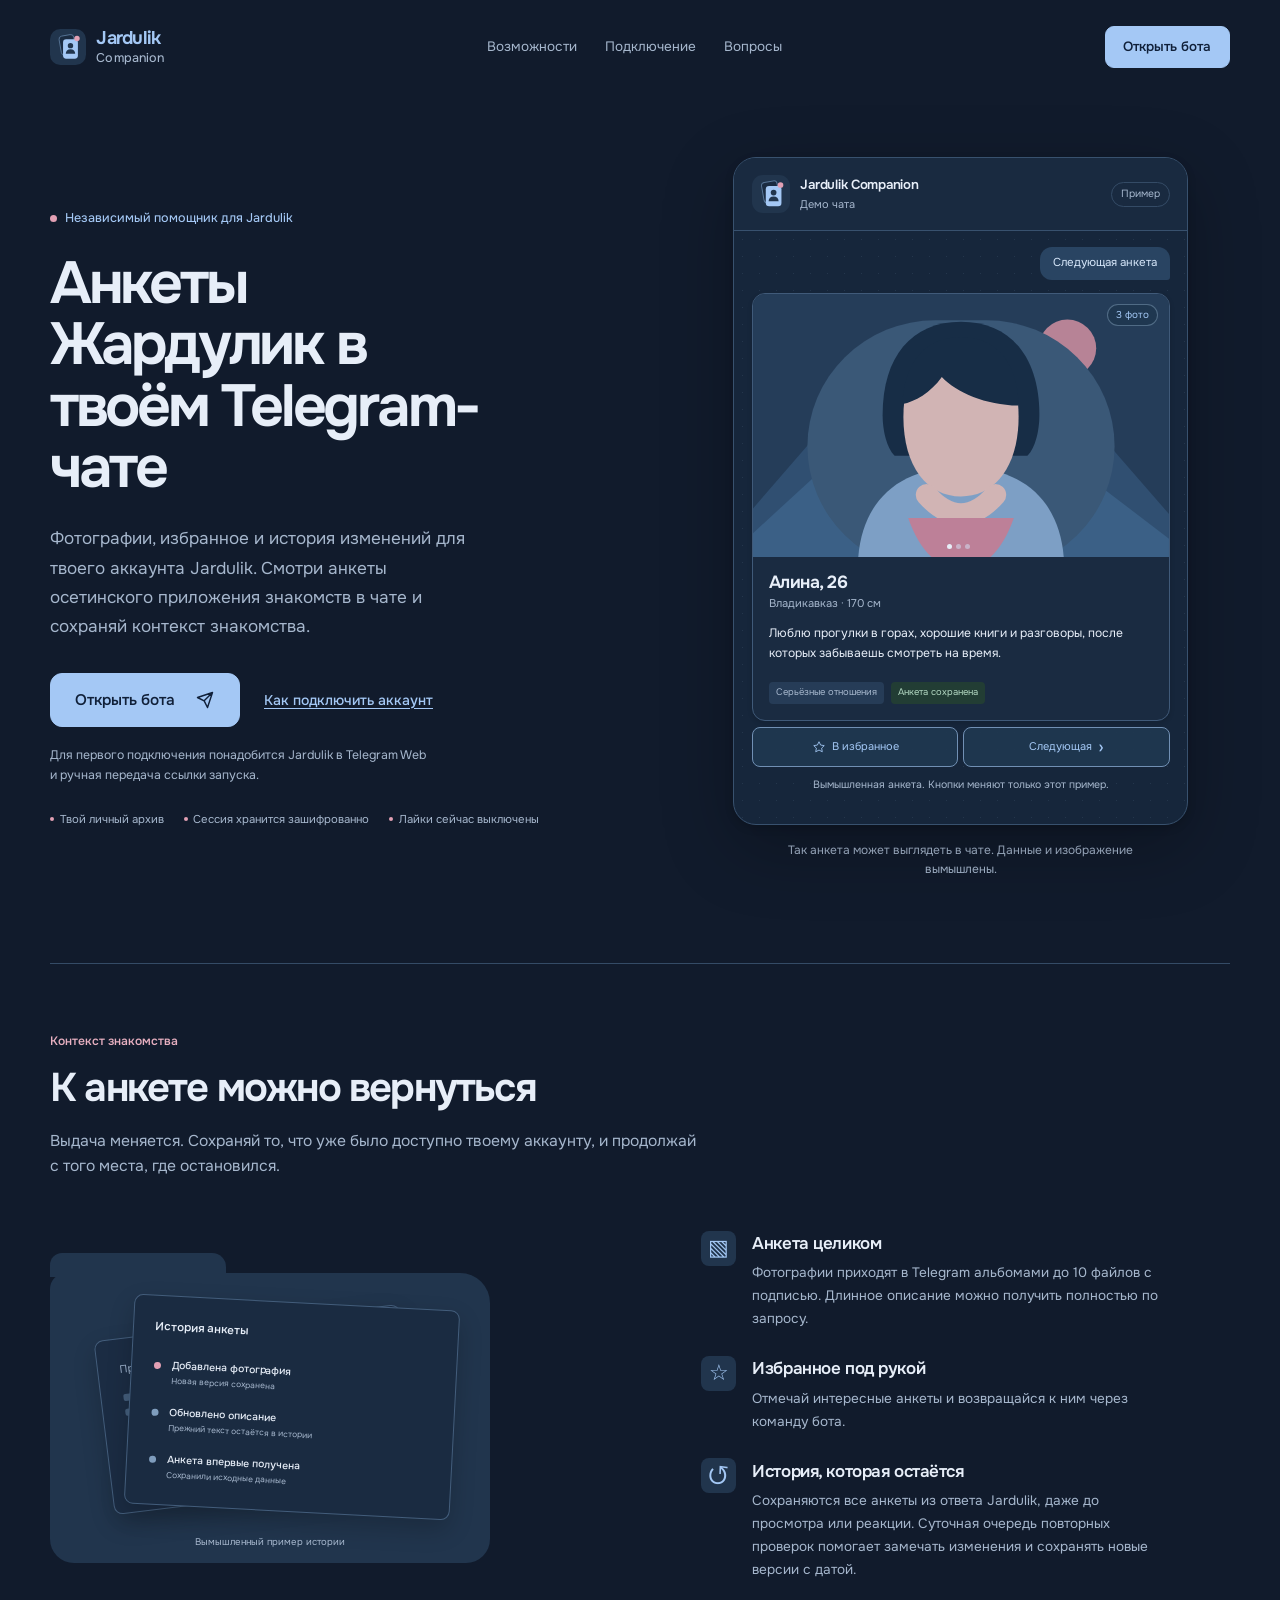
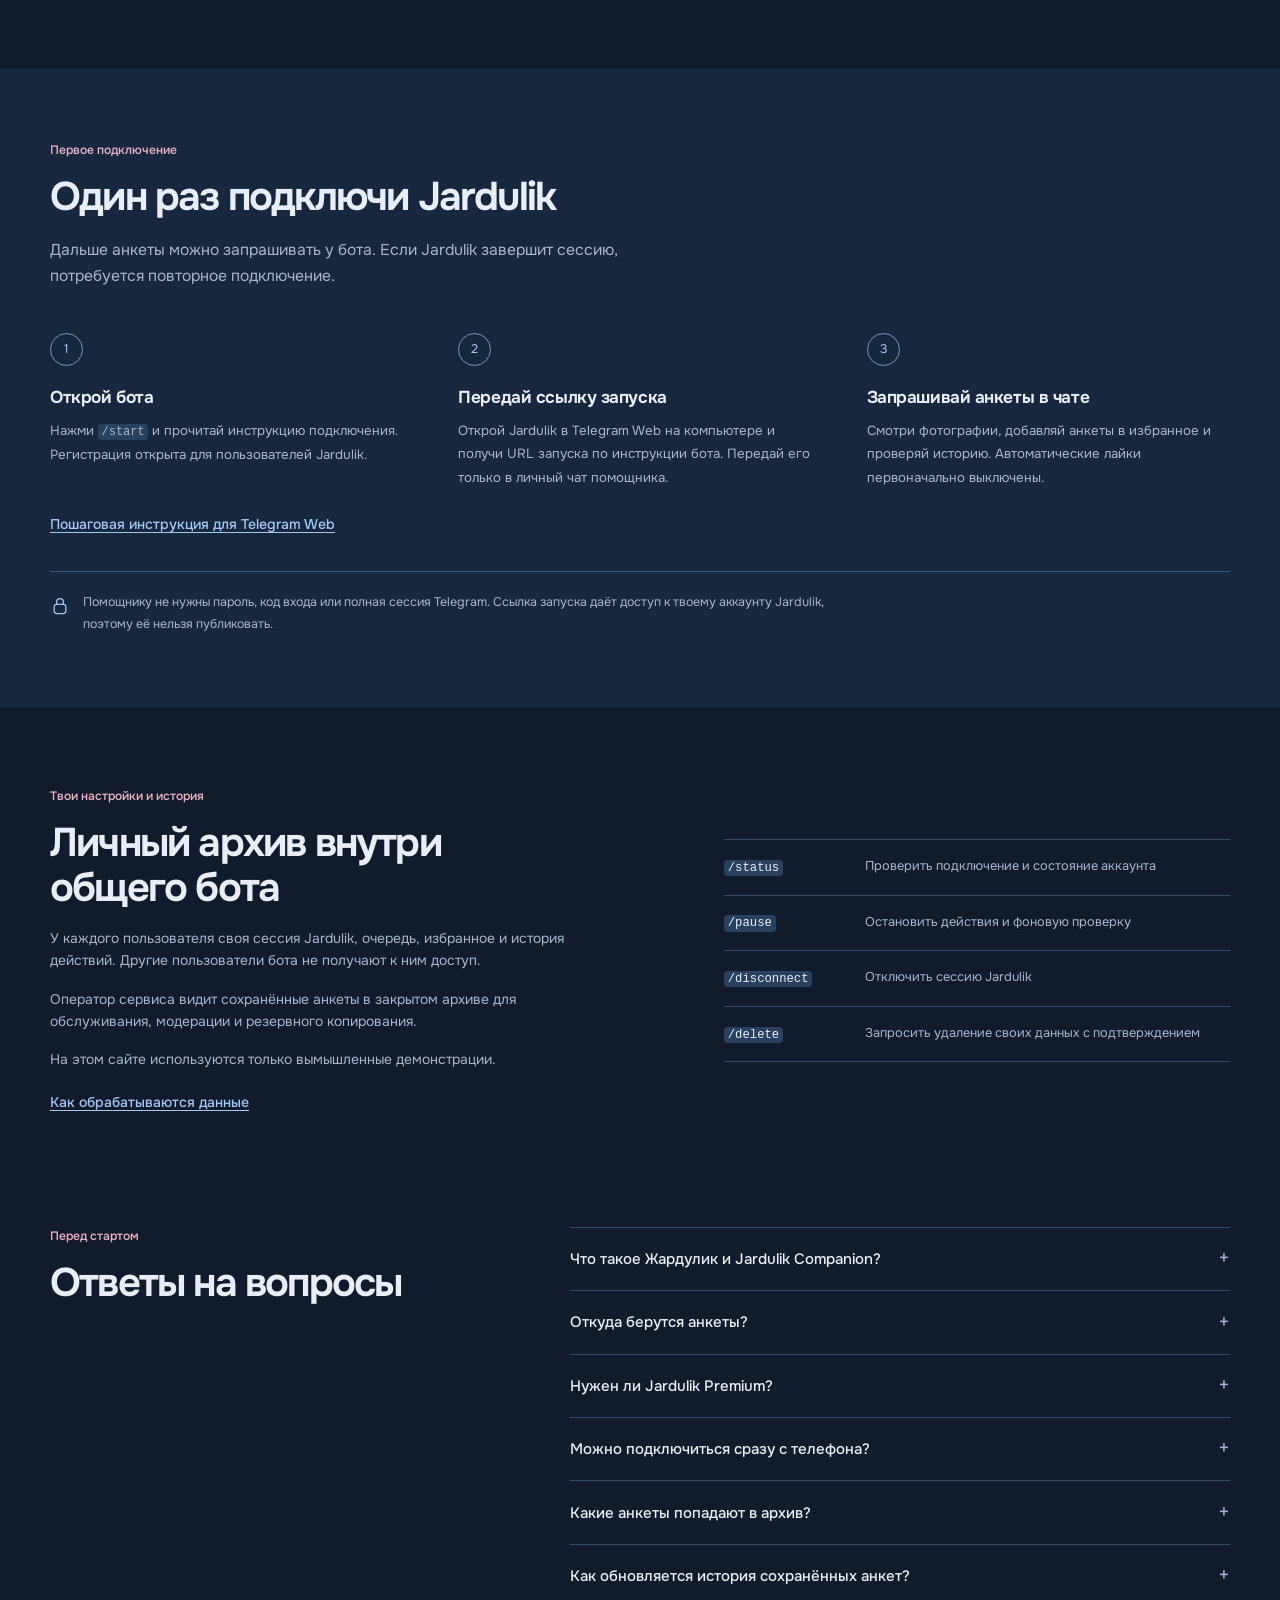
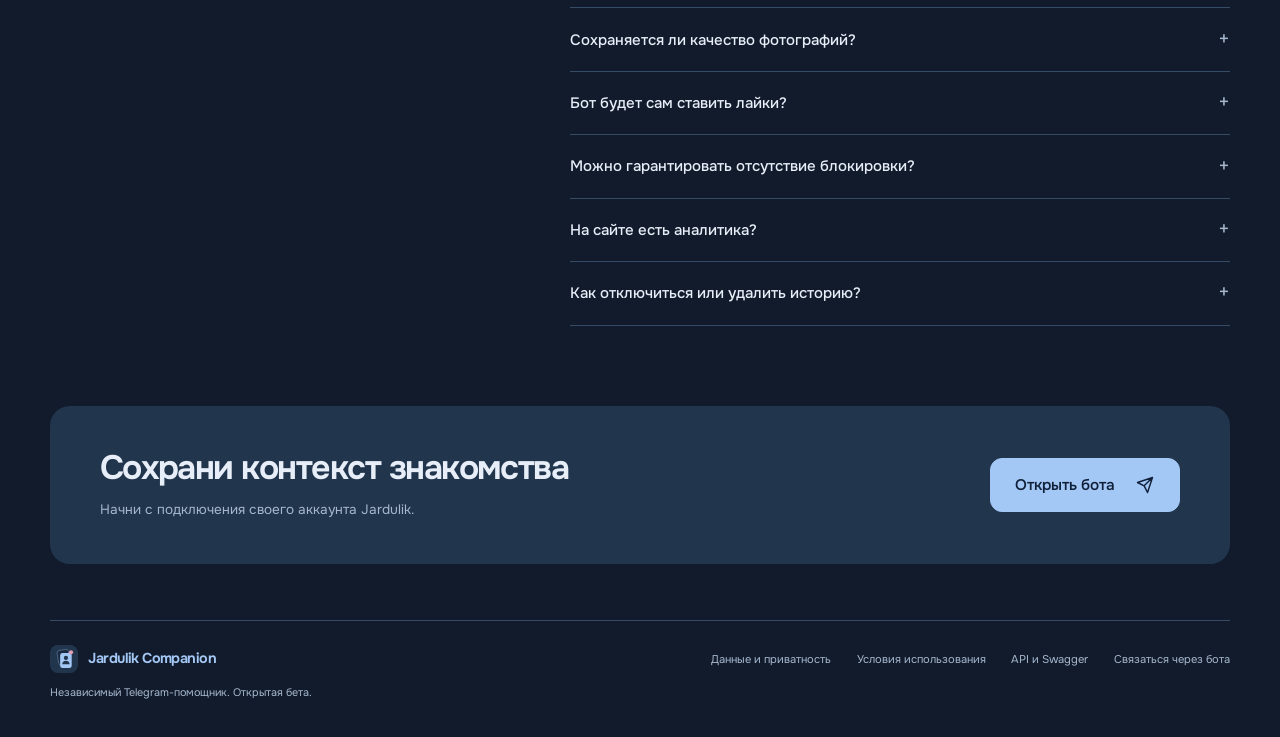
<file: index.html>
<!doctype html>
<html lang="ru">
<head>
  <meta charset="utf-8">
  <meta name="viewport" content="width=device-width, initial-scale=1"><meta name="color-scheme" content="dark">
  <title>Жардулик (Jardulik) Companion: анкеты в Telegram</title>
  <meta name="description" content="Независимый помощник для Жардулик (Jardulik): анкеты и фотографии в Telegram, избранное и история изменений. Для первого подключения нужен Telegram Web.">
  <meta name="theme-color" content="#111b2c">
  <link rel="canonical" href="https://kostia7alania.ru/jardulik-companion-site/">
  <link rel="icon" type="image/svg+xml" href="assets/icon.svg?v=dark">
  <link rel="preload" href="assets/fonts/Onest.ttf" as="font" type="font/ttf" crossorigin>
  <link rel="stylesheet" href="assets/site.css?v=dark">
  <meta property="og:type" content="website">
  <meta property="og:locale" content="ru_RU">
  <meta property="og:site_name" content="Jardulik Companion">
  <meta property="og:title" content="Жардулик (Jardulik) Companion: анкеты в Telegram">
  <meta property="og:description" content="Независимый помощник для Жардулик (Jardulik): анкеты и фотографии в Telegram, избранное и история изменений. Для первого подключения нужен Telegram Web.">
  <meta property="og:url" content="https://kostia7alania.ru/jardulik-companion-site/">
  <meta property="og:image" content="https://kostia7alania.ru/jardulik-companion-site/assets/social.png?v=dark">
  <meta property="og:image:width" content="1200">
  <meta property="og:image:height" content="630">
  <meta property="og:image:alt" content="Jardulik Companion: анкеты и история в Telegram">
  <meta name="twitter:card" content="summary_large_image">
  <meta name="twitter:title" content="Жардулик (Jardulik) Companion: анкеты в Telegram">
  <meta name="twitter:description" content="Независимый помощник для Жардулик (Jardulik): анкеты и фотографии в Telegram, избранное и история изменений. Для первого подключения нужен Telegram Web.">
  <meta name="twitter:image" content="https://kostia7alania.ru/jardulik-companion-site/assets/social.png?v=dark">
  <script type="application/ld+json">{"@context":"https://schema.org","@graph":[{"@type":"SoftwareApplication","@id":"https://kostia7alania.ru/jardulik-companion-site/#application","name":"Jardulik Companion","alternateName":"Жардулик Companion","applicationCategory":"SocialNetworkingApplication","operatingSystem":"Telegram","inLanguage":"ru","url":"https://kostia7alania.ru/jardulik-companion-site/","description":"Независимый помощник для Жардулик (Jardulik): анкеты и фотографии в Telegram, избранное и история изменений. Для первого подключения нужен Telegram Web."},{"@type":"FAQPage","@id":"https://kostia7alania.ru/jardulik-companion-site/#questions","inLanguage":"ru","mainEntity":[{"@type":"Question","name":"Что такое Жардулик и Jardulik Companion?","acceptedAnswer":{"@type":"Answer","text":"Жардулик (Jardulik) работает в Telegram как осетинское приложение для знакомств. Jardulik Companion является независимым помощником для существующего аккаунта: показывает анкеты и фотографии в чате, сохраняет избранное и историю изменений. Он не связан с администрацией Jardulik и не заменяет его подписку или правила."}},{"@type":"Question","name":"Откуда берутся анкеты?","acceptedAnswer":{"@type":"Answer","text":"Анкеты и фотографии предоставляет Jardulik для аккаунта, который ты подключаешь к помощнику. Для работы нужны собственный аккаунт и анкета Jardulik. Companion сохраняет историю полученных анкет в твоём личном архиве."}},{"@type":"Question","name":"Нужен ли Jardulik Premium?","acceptedAnswer":{"@type":"Answer","text":"Помощник учитывает тариф и ограничения твоего аккаунта Jardulik. Premium оформляется отдельно в самом Jardulik. Он не включается от запуска нашего бота и не отменяет ограничения сервиса."}},{"@type":"Question","name":"Можно подключиться сразу с телефона?","acceptedAnswer":{"@type":"Answer","text":"В первой версии требуется вручную получить ссылку запуска Jardulik через Telegram Web. Для этого удобнее компьютер. После подключения анкеты можно читать в Telegram на телефоне."}},{"@type":"Question","name":"Какие анкеты попадают в архив?","acceptedAnswer":{"@type":"Answer","text":"Все анкеты, которые Jardulik вернул для твоего подключённого аккаунта. Сохранение происходит до показа карточки в чате и не зависит от лайка или добавления в избранное."}},{"@type":"Question","name":"Как обновляется история сохранённых анкет?","acceptedAnswer":{"@type":"Answer","text":"Для подключённых аккаунтов работает суточная очередь проверок сохранённых анкет. Изменения полей или адресов фотографий создают новый датированный снимок в закрытой теме анкеты у оператора. Если изменений нет, новой публикации не будет. Лимиты Jardulik, доступность сессии и очередь могут отложить проверку. Команды /pause и /disconnect останавливают фоновые проверки твоего аккаунта."}},{"@type":"Question","name":"Сохраняется ли качество фотографий?","acceptedAnswer":{"@type":"Answer","text":"Telegram может сжимать фотографии в обычном альбоме. ZIP сохраняет байты файлов, скачанных из Jardulik, без изменений. Это файлы, которые предоставил Jardulik; их качество может отличаться от исходных фотографий на устройстве автора."}},{"@type":"Question","name":"Бот будет сам ставить лайки?","acceptedAnswer":{"@type":"Answer","text":"Автоматические лайки сейчас выключены. Подключение аккаунта, запуск бота или покупка Jardulik Premium не разрешают их автоматически. Любое включение потребует отдельного явного действия и ограничений."}},{"@type":"Question","name":"Можно гарантировать отсутствие блокировки?","acceptedAnswer":{"@type":"Answer","text":"Нет. Jardulik определяет правила доступа и может изменять API и ограничения. При запросе дополнительной проверки или отказе в доступе помощник приостанавливает работу и показывает причину."}},{"@type":"Question","name":"На сайте есть аналитика?","acceptedAnswer":{"@type":"Answer","text":"Cloudflare Web Analytics помогает считать посещения и проверять скорость страниц. По описанию Cloudflare, эта статистика работает без cookies и цифровых отпечатков. Мы не добавляем в неё Telegram ID, анкеты или ссылки подключения. Подробнее в политике данных."}},{"@type":"Question","name":"Как отключиться или удалить историю?","acceptedAnswer":{"@type":"Answer","text":"Команда /pause останавливает действия и фоновые проверки, а /disconnect удаляет сессию и останавливает подключение. Для удаления личной истории, избранного и настроек используй /delete и подтверди запрос. Обработка данных в резервных копиях описана в политике данных."}}]}]}</script>
  <script src="assets/site.js" defer></script>
</head>
<body>
  <a class="skip-link" href="#content">Перейти к содержимому</a>
  <header class="site-header wrap">
    <a class="brand" href="./" aria-label="Jardulik Companion, главная"><img src="assets/icon.svg?v=dark" alt="" width="36" height="36"><span>Jardulik<span class="brand-secondary">Companion</span></span></a>
    <nav aria-label="Основное">
      <a href="#possibilities">Возможности</a>
      <a href="#connection">Подключение</a>
      <a href="#questions">Вопросы</a>
    </nav>
    <a class="button button-small header-cta" href="bot.html">Открыть бота</a>
  </header>

  <main>
    <section class="hero wrap">
      <div class="hero-copy">
        <p class="beta-note"><span aria-hidden="true"></span> Независимый помощник для Jardulik</p>
        <h1 id="content" tabindex="-1">Анкеты Жардулик в твоём Telegram-чате</h1>
        <p class="hero-lead">Фотографии, избранное и история изменений для твоего аккаунта Jardulik. Смотри анкеты осетинского приложения знакомств в чате и сохраняй контекст знакомства.</p>
        <div class="hero-actions"><a class="button" href="bot.html">Открыть бота <svg aria-hidden="true" viewBox="0 0 24 24"><path d="m21 3-6 18-4-8-8-4 18-6Z M11 13 21 3"/></svg></a><a class="text-link" href="#connection">Как подключить аккаунт</a></div>
        <p class="connection-note">Для первого подключения понадобится Jardulik в Telegram Web и ручная передача ссылки запуска.</p>
        <ul class="hero-points" role="list"><li>Твой личный архив</li><li>Сессия хранится зашифрованно</li><li>Лайки сейчас выключены</li></ul>
      </div>

      <figure class="chat-demo">
        <div class="chat-window">
          <div class="chat-heading"><img src="assets/icon.svg?v=dark" alt="" width="38" height="38"><div><span class="chat-name">Jardulik Companion</span><span class="chat-subtitle">Демо чата</span></div><span class="demo-chip">Пример</span></div>
          <div class="chat-stream">
            <div class="outgoing-bubble">Следующая анкета</div>
            <article class="profile-message">
              <div class="profile-art"><img id="demo-art" src="assets/demo-profile.svg?v=dark" alt="Условный силуэт для вымышленной анкеты" width="520" height="360" fetchpriority="high"><span class="photo-count">3 фото</span><span class="photo-dots" aria-hidden="true"><i></i><i></i><i></i></span></div>
              <div class="profile-description"><h2 id="demo-name">Алина, 26</h2><p class="profile-place" id="demo-place">Владикавказ · 170 см</p><p id="demo-bio">Люблю прогулки в горах, хорошие книги и разговоры, после которых забываешь смотреть на время.</p><div class="profile-tags"><span id="demo-goal">Серьёзные отношения</span><span>Анкета сохранена</span></div></div>
            </article>
            <div class="demo-controls"><button type="button" id="demo-favorite" aria-pressed="false"><svg aria-hidden="true" viewBox="0 0 24 24"><path d="m12 3 2.8 5.7 6.2.9-4.5 4.4 1.1 6.2-5.6-3-5.6 3 1.1-6.2L3 9.6l6.2-.9L12 3Z"/></svg><span>В избранное</span></button><button type="button" id="demo-next">Следующая <span aria-hidden="true">›</span></button></div>
            <p class="demo-status" id="demo-status" role="status">Вымышленная анкета. Кнопки меняют только этот пример.</p>
          </div>
        </div>
        <figcaption>Так анкета может выглядеть в чате. Данные и изображение вымышлены.</figcaption>
      </figure>
    </section>

    <section id="possibilities" class="possibilities wrap">
      <div class="section-intro"><p class="section-mark">Контекст знакомства</p><h2>К анкете можно вернуться</h2><p>Выдача меняется. Сохраняй то, что уже было доступно твоему аккаунту, и продолжай с того места, где остановился.</p></div>
      <div class="feature-story"><div class="story-visual" aria-hidden="true"><div class="folder-tab"></div><div class="archive-sheet back-sheet"><span>Предыдущая версия</span><div class="sheet-line"></div><div class="sheet-line short"></div></div><div class="archive-sheet front-sheet"><span class="sheet-label">История анкеты</span><div class="history-item"><span class="history-dot"></span><div><b>Добавлена фотография</b><small>Новая версия сохранена</small></div></div><div class="history-item"><span class="history-dot pale"></span><div><b>Обновлено описание</b><small>Прежний текст остаётся в истории</small></div></div><div class="history-item"><span class="history-dot pale"></span><div><b>Анкета впервые получена</b><small>Сохранили исходные данные</small></div></div></div><span class="example-caption">Вымышленный пример истории</span></div><div class="feature-list"><article><span class="feature-icon" aria-hidden="true">▧</span><div><h3>Анкета целиком</h3><p>Фотографии приходят в Telegram альбомами до 10 файлов с подписью. Длинное описание можно получить полностью по запросу.</p></div></article><article><span class="feature-icon" aria-hidden="true">☆</span><div><h3>Избранное под рукой</h3><p>Отмечай интересные анкеты и возвращайся к ним через команду бота.</p></div></article><article><span class="feature-icon" aria-hidden="true">↺</span><div><h3>История, которая остаётся</h3><p>Сохраняются все анкеты из ответа Jardulik, даже до просмотра или реакции. Суточная очередь повторных проверок помогает замечать изменения и сохранять новые версии с датой.</p></div></article></div></div>
    </section>

    <section id="connection" class="connection-section">
      <div class="wrap"><div class="section-intro"><p class="section-mark">Первое подключение</p><h2>Один раз подключи Jardulik</h2><p>Дальше анкеты можно запрашивать у бота. Если Jardulik завершит сессию, потребуется повторное подключение.</p></div><ol class="connection-steps"><li><span class="step-number" aria-hidden="true">1</span><h3>Открой бота</h3><p>Нажми <code>/start</code> и прочитай инструкцию подключения. Регистрация открыта для пользователей Jardulik.</p></li><li><span class="step-number" aria-hidden="true">2</span><h3>Передай ссылку запуска</h3><p>Открой Jardulik в Telegram Web на компьютере и получи URL запуска по инструкции бота. Передай его только в личный чат помощника.</p></li><li><span class="step-number" aria-hidden="true">3</span><h3>Запрашивай анкеты в чате</h3><p>Смотри фотографии, добавляй анкеты в избранное и проверяй историю. Автоматические лайки первоначально выключены.</p></li></ol><p class="connection-guide"><a class="text-link" href="guide.html">Пошаговая инструкция для Telegram Web</a></p><div class="connection-aside"><svg aria-hidden="true" viewBox="0 0 24 24"><rect x="5" y="10" width="14" height="11" rx="3"/><path d="M8 10V7a4 4 0 0 1 8 0v3"/></svg><p>Помощнику не нужны пароль, код входа или полная сессия Telegram. Ссылка запуска даёт доступ к твоему аккаунту Jardulik, поэтому её нельзя публиковать.</p></div></div>
    </section>

    <section class="data-section wrap"><div class="data-copy"><p class="section-mark">Твои настройки и история</p><h2>Личный архив внутри общего бота</h2><p>У каждого пользователя своя сессия Jardulik, очередь, избранное и история действий. Другие пользователи бота не получают к ним доступ.</p><p>Оператор сервиса видит сохранённые анкеты в закрытом архиве для обслуживания, модерации и резервного копирования.</p><p>На этом сайте используются только вымышленные демонстрации.</p><a class="text-link" href="privacy.html">Как обрабатываются данные</a></div><dl class="data-controls"><div><dt><code>/status</code></dt><dd>Проверить подключение и состояние аккаунта</dd></div><div><dt><code>/pause</code></dt><dd>Остановить действия и фоновую проверку</dd></div><div><dt><code>/disconnect</code></dt><dd>Отключить сессию Jardulik</dd></div><div><dt><code>/delete</code></dt><dd>Запросить удаление своих данных с подтверждением</dd></div></dl></section>

    <section id="questions" class="questions wrap"><div class="section-intro"><p class="section-mark">Перед стартом</p><h2>Ответы на вопросы</h2></div><div class="faq-list"><details name="faq"><summary>Что такое Жардулик и Jardulik Companion?</summary><p>Жардулик (Jardulik) работает в Telegram как осетинское приложение для знакомств. Jardulik Companion является независимым помощником для существующего аккаунта: показывает анкеты и фотографии в чате, сохраняет избранное и историю изменений. Он не связан с администрацией Jardulik и не заменяет его подписку или правила.</p></details><details name="faq"><summary>Откуда берутся анкеты?</summary><p>Анкеты и фотографии предоставляет Jardulik для аккаунта, который ты подключаешь к помощнику. Для работы нужны собственный аккаунт и анкета Jardulik. Companion сохраняет историю полученных анкет в твоём личном архиве.</p></details><details name="faq"><summary>Нужен ли Jardulik Premium?</summary><p>Помощник учитывает тариф и ограничения твоего аккаунта Jardulik. Premium оформляется отдельно в самом Jardulik. Он не включается от запуска нашего бота и не отменяет ограничения сервиса.</p></details><details name="faq"><summary>Можно подключиться сразу с телефона?</summary><p>В первой версии требуется вручную получить ссылку запуска Jardulik через Telegram Web. Для этого удобнее компьютер. После подключения анкеты можно читать в Telegram на телефоне.</p></details><details name="faq"><summary>Какие анкеты попадают в архив?</summary><p>Все анкеты, которые Jardulik вернул для твоего подключённого аккаунта. Сохранение происходит до показа карточки в чате и не зависит от лайка или добавления в избранное.</p></details><details name="faq"><summary>Как обновляется история сохранённых анкет?</summary><p>Для подключённых аккаунтов работает суточная очередь проверок сохранённых анкет. Изменения полей или адресов фотографий создают новый датированный снимок в закрытой теме анкеты у оператора. Если изменений нет, новой публикации не будет. Лимиты Jardulik, доступность сессии и очередь могут отложить проверку. Команды <code>/pause</code> и <code>/disconnect</code> останавливают фоновые проверки твоего аккаунта.</p></details><details name="faq"><summary>Сохраняется ли качество фотографий?</summary><p>Telegram может сжимать фотографии в обычном альбоме. ZIP сохраняет байты файлов, скачанных из Jardulik, без изменений. Это файлы, которые предоставил Jardulik; их качество может отличаться от исходных фотографий на устройстве автора.</p></details><details name="faq"><summary>Бот будет сам ставить лайки?</summary><p>Автоматические лайки сейчас выключены. Подключение аккаунта, запуск бота или покупка Jardulik Premium не разрешают их автоматически. Любое включение потребует отдельного явного действия и ограничений.</p></details><details name="faq"><summary>Можно гарантировать отсутствие блокировки?</summary><p>Нет. Jardulik определяет правила доступа и может изменять API и ограничения. При запросе дополнительной проверки или отказе в доступе помощник приостанавливает работу и показывает причину.</p></details><details name="faq"><summary>На сайте есть аналитика?</summary><p>Cloudflare Web Analytics помогает считать посещения и проверять скорость страниц. По <a href="https://www.cloudflare.com/web-analytics/">описанию Cloudflare</a>, эта статистика работает без cookies и цифровых отпечатков. Мы не добавляем в неё Telegram ID, анкеты или ссылки подключения. Подробнее в <a href="privacy.html">политике данных</a>.</p></details><details name="faq"><summary>Как отключиться или удалить историю?</summary><p>Команда <code>/pause</code> останавливает действия и фоновые проверки, а <code>/disconnect</code> удаляет сессию и останавливает подключение. Для удаления личной истории, избранного и настроек используй <code>/delete</code> и подтверди запрос. Обработка данных в резервных копиях описана в <a href="privacy.html">политике данных</a>.</p></details></div></section>

    <section class="closing wrap"><div><h2>Сохрани контекст знакомства</h2><p>Начни с подключения своего аккаунта Jardulik.</p></div><a class="button" href="bot.html">Открыть бота <svg aria-hidden="true" viewBox="0 0 24 24"><path d="m21 3-6 18-4-8-8-4 18-6Z M11 13 21 3"/></svg></a></section>
  </main>
  <footer class="site-footer wrap"><div><a class="brand footer-brand" href="./"><img src="assets/icon.svg?v=dark" alt="" width="28" height="28"><span>Jardulik Companion</span></a><p>Независимый Telegram-помощник. Открытая бета.</p></div><nav aria-label="Документы"><a href="privacy.html">Данные и приватность</a><a href="terms.html">Условия использования</a><a href="swagger/">API и Swagger</a><a href="bot.html">Связаться через бота</a></nav></footer>
<!-- Cloudflare Web Analytics -->
<script type="module" src="https://static.cloudflareinsights.com/beacon.min.js" fetchpriority="low" data-cf-beacon='{"token": "b98944f04f57446ebf67627d710b7fa8"}'></script>
<!-- End Cloudflare Web Analytics -->
</body>
</html>
</file>
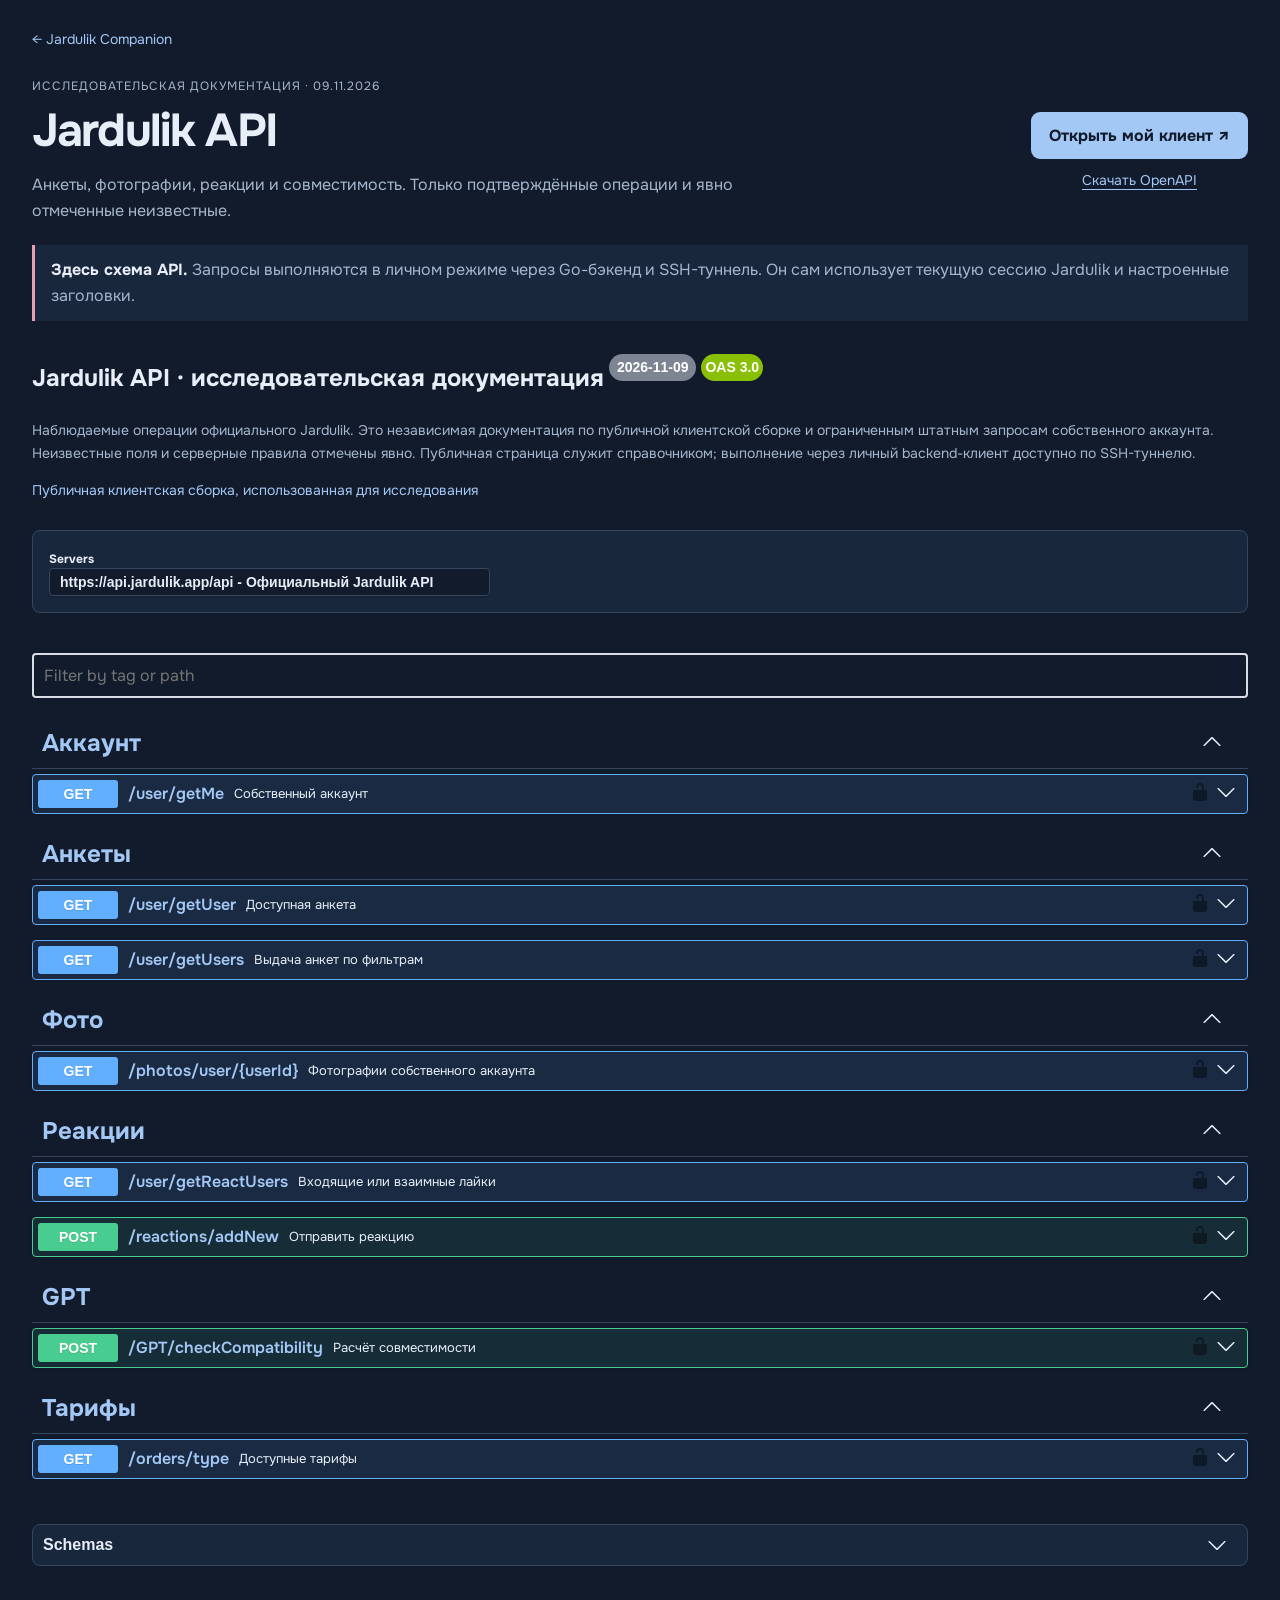
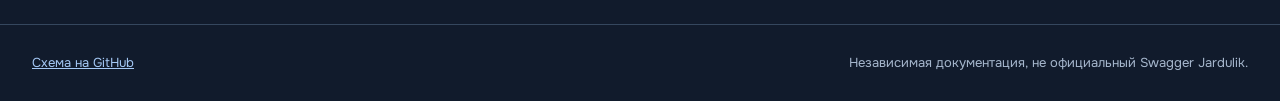
<file: swagger/index.html>
<!doctype html>
<html lang="ru">
<head>
  <meta charset="utf-8">
  <meta name="viewport" content="width=device-width, initial-scale=1">
  <meta name="color-scheme" content="dark">
  <meta name="referrer" content="no-referrer">
  <meta name="robots" content="noindex,follow">
  <meta name="description" content="Наблюдаемые операции Jardulik API: анкеты, фотографии, реакции и GPT-совместимость. OpenAPI и личный backend-клиент.">
  <link rel="canonical" href="https://kostia7alania.ru/jardulik-companion-site/swagger/">
  <title>Jardulik API · Swagger</title>
  <link rel="stylesheet" href="vendor/swagger-ui.css" integrity="sha384-4c3vsE5f+trhFyHrFrLM1fFGUn531NIaC7dcqEWIJdoRQJ5CkJbSuSCwXLpaS1KF" crossorigin="anonymous" referrerpolicy="no-referrer">
  <link rel="stylesheet" href="swagger.css">
  <script defer src="vendor/swagger-ui-bundle.js" integrity="sha384-XFYN47VzPiDY6qPtxYKg0nqUeW/upo20xf1j2SUE7gT/i35FJB4cuS/71Iegzk8Z" crossorigin="anonymous" referrerpolicy="no-referrer"></script>
  <script defer src="swagger.js"></script>
</head>
<body class="reference-docs">
  <header class="docs-header">
    <a class="back-link" href="../">← Jardulik Companion</a>
    <div class="docs-heading"><div><p class="eyebrow">Исследовательская документация · 09.11.2026</p><h1>Jardulik API</h1><p>Анкеты, фотографии, реакции и совместимость. Только подтверждённые операции и явно отмеченные неизвестные.</p></div><div class="docs-actions"><a class="primary-link" href="http://127.0.0.1:8788/">Открыть мой клиент ↗</a><a class="secondary-link" href="openapi.json" download>Скачать OpenAPI</a></div></div>
    <div class="mode-note"><strong>Здесь схема API.</strong> Запросы выполняются в личном режиме через Go-бэкенд и SSH-туннель. Он сам использует текущую сессию Jardulik и настроенные заголовки.</div>
  </header>
  <main class="docs-main"><p id="load-status" role="status">Загружаю схему…</p><div id="swagger-ui"></div><noscript><p>Для просмотра Swagger нужен JavaScript. <a href="openapi.json">Открыть файл OpenAPI</a>.</p></noscript></main>
  <footer class="docs-footer"><a href="https://github.com/kostia7alania/jardulik-companion-site/blob/main/swagger/openapi.json">Схема на GitHub</a><span>Независимая документация, не официальный Swagger Jardulik.</span></footer>
</body>
</html>
</file>
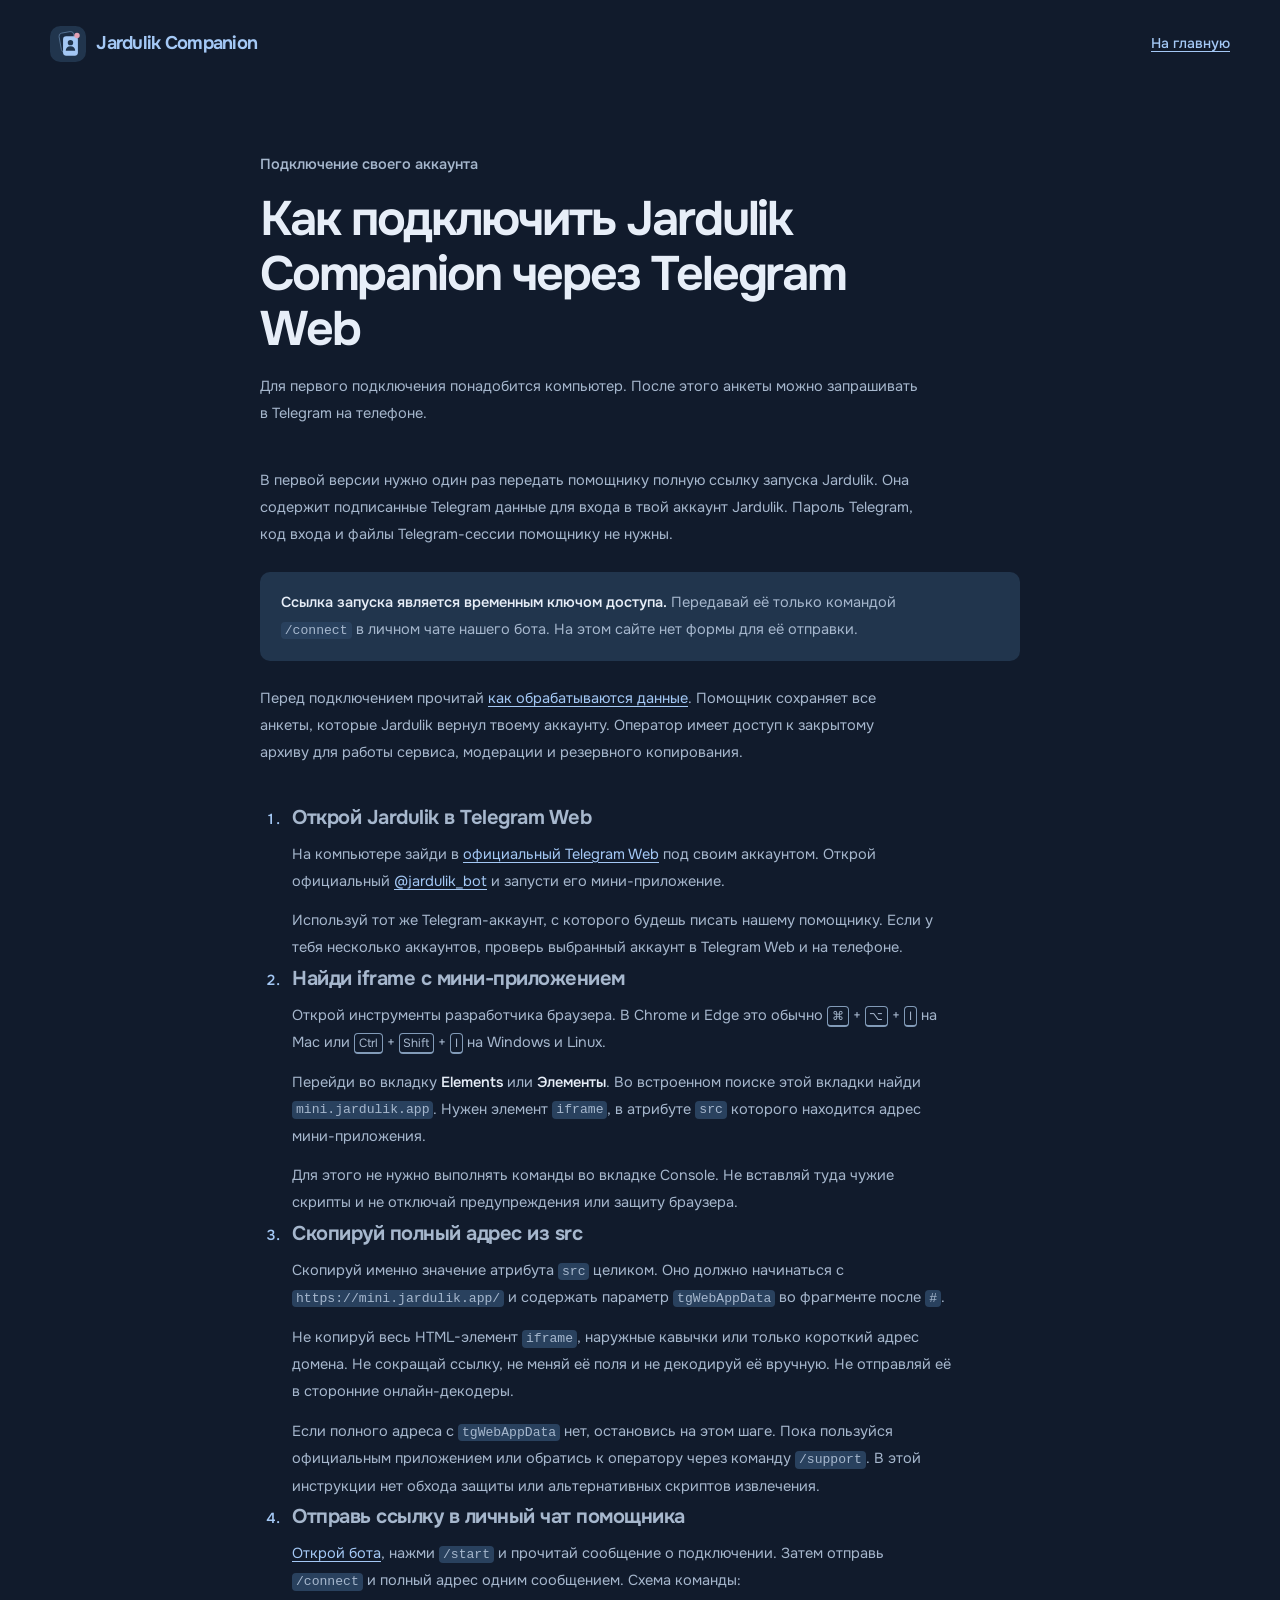
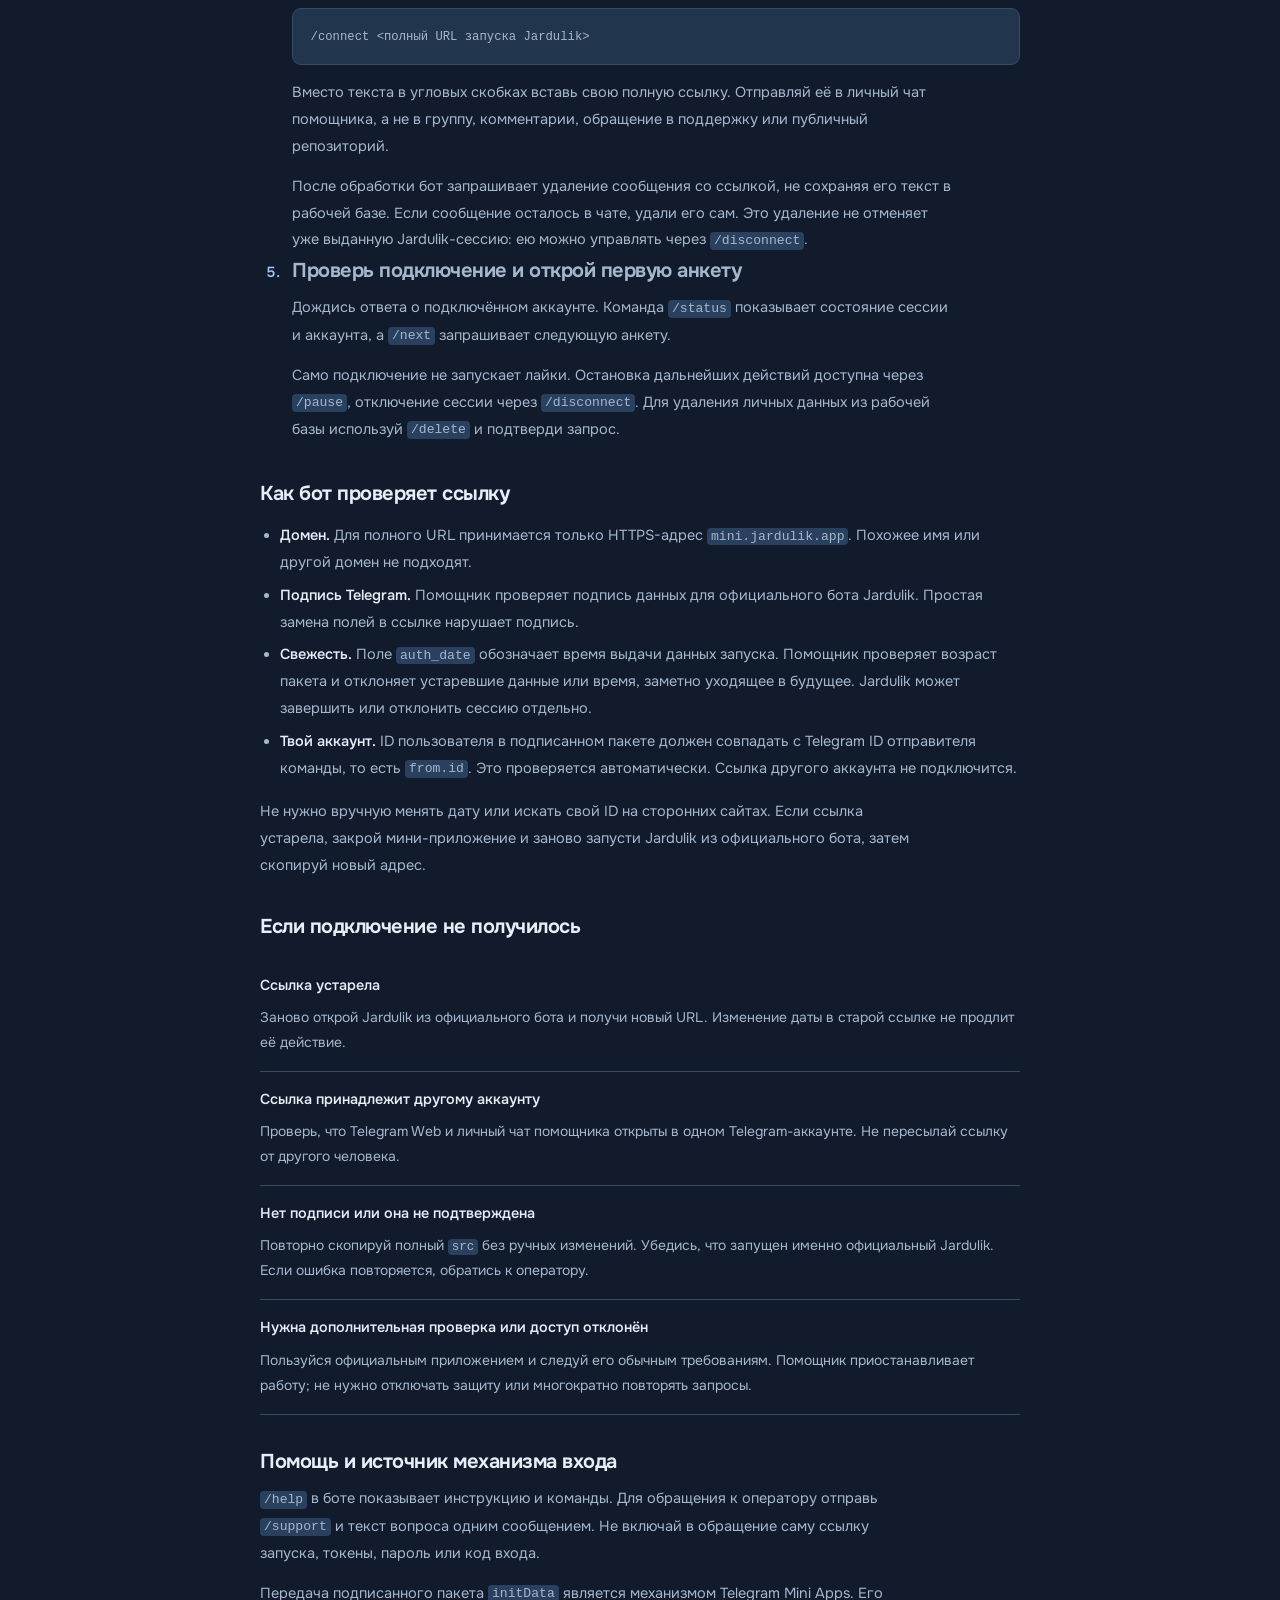
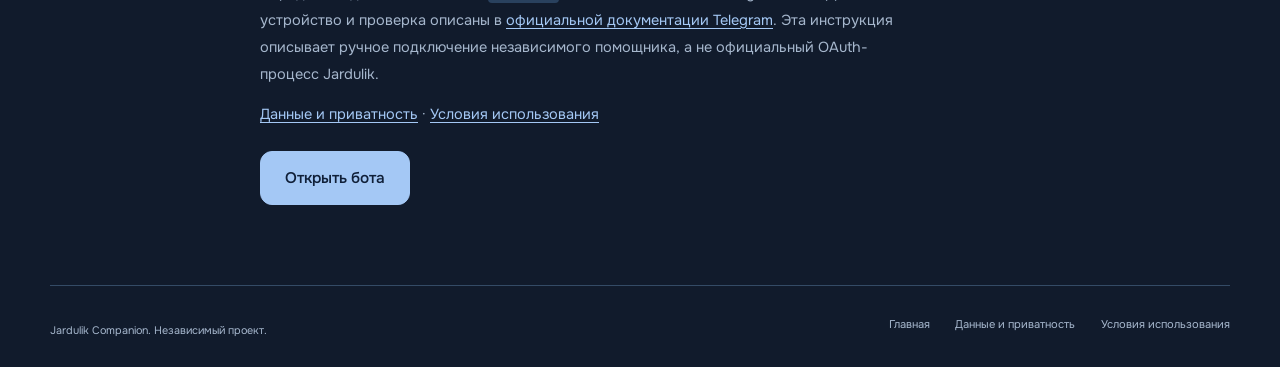
<file: guide.html>
<!doctype html>
<html lang="ru">
<head>
  <meta charset="utf-8">
  <meta name="viewport" content="width=device-width, initial-scale=1"><meta name="color-scheme" content="dark">
  <meta name="theme-color" content="#111b2c">
  <title>Как подключить Jardulik Companion через Telegram Web</title>
  <meta name="description" content="Пошаговое подключение Jardulik Companion: открой Jardulik в Telegram Web, скопируй URL запуска из iframe и отправь /connect в личный чат бота.">
  <link rel="canonical" href="https://kostia7alania.ru/jardulik-companion-site/guide.html">
  <link rel="icon" type="image/svg+xml" href="assets/icon.svg?v=dark">
  <link rel="stylesheet" href="assets/site.css?v=dark">
  <meta property="og:type" content="article">
  <meta property="og:locale" content="ru_RU">
  <meta property="og:site_name" content="Jardulik Companion">
  <meta property="og:title" content="Как подключить Jardulik Companion через Telegram Web">
  <meta property="og:description" content="Ручное подключение своего аккаунта: полная ссылка запуска Jardulik и команда /connect в личном чате помощника.">
  <meta property="og:url" content="https://kostia7alania.ru/jardulik-companion-site/guide.html">
  <meta property="og:image" content="https://kostia7alania.ru/jardulik-companion-site/assets/social.png?v=dark">
  <meta property="og:image:width" content="1200">
  <meta property="og:image:height" content="630">
  <meta property="og:image:alt" content="Jardulik Companion: анкеты и история в Telegram">
  <meta name="twitter:card" content="summary_large_image">
  <meta name="twitter:title" content="Как подключить Jardulik Companion через Telegram Web">
  <meta name="twitter:description" content="Инструкция подключения своего аккаунта Jardulik без пароля, кода входа и полной Telegram-сессии.">
  <meta name="twitter:image" content="https://kostia7alania.ru/jardulik-companion-site/assets/social.png?v=dark">
  <script type="application/ld+json">{"@context":"https://schema.org","@type":"BreadcrumbList","itemListElement":[{"@type":"ListItem","position":1,"name":"Jardulik Companion","item":"https://kostia7alania.ru/jardulik-companion-site/"},{"@type":"ListItem","position":2,"name":"Подключение через Telegram Web","item":"https://kostia7alania.ru/jardulik-companion-site/guide.html"}]}</script>
</head>
<body>
  <a class="skip-link" href="#content">Перейти к содержимому</a>
  <header class="site-header wrap"><a class="brand" href="./"><img src="assets/icon.svg?v=dark" alt="" width="36" height="36"><span>Jardulik Companion</span></a><a class="text-link" href="./#connection">На главную</a></header>
  <main class="prose-wrap prose">
    <div class="document-header"><p class="section-mark">Подключение своего аккаунта</p><h1 id="content" tabindex="-1">Как подключить Jardulik Companion через Telegram Web</h1><p>Для первого подключения понадобится компьютер. После этого анкеты можно запрашивать в Telegram на телефоне.</p></div>
    <p>В первой версии нужно один раз передать помощнику полную ссылку запуска Jardulik. Она содержит подписанные Telegram данные для входа в твой аккаунт Jardulik. Пароль Telegram, код входа и файлы Telegram-сессии помощнику не нужны.</p>
    <div class="document-notice"><p><strong>Ссылка запуска является временным ключом доступа.</strong> Передавай её только командой <code>/connect</code> в личном чате нашего бота. На этом сайте нет формы для её отправки.</p></div>
    <p>Перед подключением прочитай <a href="privacy.html">как обрабатываются данные</a>. Помощник сохраняет все анкеты, которые Jardulik вернул твоему аккаунту. Оператор имеет доступ к закрытому архиву для работы сервиса, модерации и резервного копирования.</p>

    <ol class="guide-steps">
      <li><h2>Открой Jardulik в Telegram Web</h2><p>На компьютере зайди в <a href="https://web.telegram.org/">официальный Telegram Web</a> под своим аккаунтом. Открой официальный <a href="https://t.me/jardulik_bot">@jardulik_bot</a> и запусти его мини-приложение.</p><p>Используй тот же Telegram-аккаунт, с которого будешь писать нашему помощнику. Если у тебя несколько аккаунтов, проверь выбранный аккаунт в Telegram Web и на телефоне.</p></li>
      <li><h2>Найди iframe с мини-приложением</h2><p>Открой инструменты разработчика браузера. В Chrome и Edge это обычно <kbd>⌘</kbd> + <kbd>⌥</kbd> + <kbd>I</kbd> на Mac или <kbd>Ctrl</kbd> + <kbd>Shift</kbd> + <kbd>I</kbd> на Windows и Linux.</p><p>Перейди во вкладку <strong>Elements</strong> или <strong>Элементы</strong>. Во встроенном поиске этой вкладки найди <code>mini.jardulik.app</code>. Нужен элемент <code>iframe</code>, в атрибуте <code>src</code> которого находится адрес мини-приложения.</p><p>Для этого не нужно выполнять команды во вкладке Console. Не вставляй туда чужие скрипты и не отключай предупреждения или защиту браузера.</p></li>
      <li><h2>Скопируй полный адрес из src</h2><p>Скопируй именно значение атрибута <code>src</code> целиком. Оно должно начинаться с <code>https://mini.jardulik.app/</code> и содержать параметр <code>tgWebAppData</code> во фрагменте после <code>#</code>.</p><p>Не копируй весь HTML-элемент <code>iframe</code>, наружные кавычки или только короткий адрес домена. Не сокращай ссылку, не меняй её поля и не декодируй её вручную. Не отправляй её в сторонние онлайн-декодеры.</p><p>Если полного адреса с <code>tgWebAppData</code> нет, остановись на этом шаге. Пока пользуйся официальным приложением или обратись к оператору через команду <code>/support</code>. В этой инструкции нет обхода защиты или альтернативных скриптов извлечения.</p></li>
      <li><h2>Отправь ссылку в личный чат помощника</h2><p><a href="bot.html?source=guide_connect">Открой бота</a>, нажми <code>/start</code> и прочитай сообщение о подключении. Затем отправь <code>/connect</code> и полный адрес одним сообщением. Схема команды:</p><pre tabindex="0"><code>/connect &lt;полный URL запуска Jardulik&gt;</code></pre><p>Вместо текста в угловых скобках вставь свою полную ссылку. Отправляй её в личный чат помощника, а не в группу, комментарии, обращение в поддержку или публичный репозиторий.</p><p>После обработки бот запрашивает удаление сообщения со ссылкой, не сохраняя его текст в рабочей базе. Если сообщение осталось в чате, удали его сам. Это удаление не отменяет уже выданную Jardulik-сессию: ею можно управлять через <code>/disconnect</code>.</p></li>
      <li><h2>Проверь подключение и открой первую анкету</h2><p>Дождись ответа о подключённом аккаунте. Команда <code>/status</code> показывает состояние сессии и аккаунта, а <code>/next</code> запрашивает следующую анкету.</p><p>Само подключение не запускает лайки. Остановка дальнейших действий доступна через <code>/pause</code>, отключение сессии через <code>/disconnect</code>. Для удаления личных данных из рабочей базы используй <code>/delete</code> и подтверди запрос.</p></li>
    </ol>

    <h2>Как бот проверяет ссылку</h2>
    <ul><li><strong>Домен.</strong> Для полного URL принимается только HTTPS-адрес <code>mini.jardulik.app</code>. Похожее имя или другой домен не подходят.</li><li><strong>Подпись Telegram.</strong> Помощник проверяет подпись данных для официального бота Jardulik. Простая замена полей в ссылке нарушает подпись.</li><li><strong>Свежесть.</strong> Поле <code>auth_date</code> обозначает время выдачи данных запуска. Помощник проверяет возраст пакета и отклоняет устаревшие данные или время, заметно уходящее в будущее. Jardulik может завершить или отклонить сессию отдельно.</li><li><strong>Твой аккаунт.</strong> ID пользователя в подписанном пакете должен совпадать с Telegram ID отправителя команды, то есть <code>from.id</code>. Это проверяется автоматически. Ссылка другого аккаунта не подключится.</li></ul>
    <p>Не нужно вручную менять дату или искать свой ID на сторонних сайтах. Если ссылка устарела, закрой мини-приложение и заново запусти Jardulik из официального бота, затем скопируй новый адрес.</p>

    <h2>Если подключение не получилось</h2>
    <dl class="guide-troubleshooting"><div><dt>Ссылка устарела</dt><dd>Заново открой Jardulik из официального бота и получи новый URL. Изменение даты в старой ссылке не продлит её действие.</dd></div><div><dt>Ссылка принадлежит другому аккаунту</dt><dd>Проверь, что Telegram Web и личный чат помощника открыты в одном Telegram-аккаунте. Не пересылай ссылку от другого человека.</dd></div><div><dt>Нет подписи или она не подтверждена</dt><dd>Повторно скопируй полный <code>src</code> без ручных изменений. Убедись, что запущен именно официальный Jardulik. Если ошибка повторяется, обратись к оператору.</dd></div><div><dt>Нужна дополнительная проверка или доступ отклонён</dt><dd>Пользуйся официальным приложением и следуй его обычным требованиям. Помощник приостанавливает работу; не нужно отключать защиту или многократно повторять запросы.</dd></div></dl>

    <h2>Помощь и источник механизма входа</h2>
    <p><code>/help</code> в боте показывает инструкцию и команды. Для обращения к оператору отправь <code>/support</code> и текст вопроса одним сообщением. Не включай в обращение саму ссылку запуска, токены, пароль или код входа.</p>
    <p>Передача подписанного пакета <code>initData</code> является механизмом Telegram Mini Apps. Его устройство и проверка описаны в <a href="https://core.telegram.org/bots/webapps#validating-data-for-third-party-use">официальной документации Telegram</a>. Эта инструкция описывает ручное подключение независимого помощника, а не официальный OAuth-процесс Jardulik.</p>
    <p><a href="privacy.html">Данные и приватность</a> · <a href="terms.html">Условия использования</a></p>
    <a class="button guide-cta" href="bot.html?source=guide_connect">Открыть бота</a>
  </main>
  <footer class="site-footer wrap"><p>Jardulik Companion. Независимый проект.</p><nav aria-label="Документы"><a href="./">Главная</a><a href="privacy.html">Данные и приватность</a><a href="terms.html">Условия использования</a></nav></footer>
<!-- Cloudflare Web Analytics -->
<script type="module" src="https://static.cloudflareinsights.com/beacon.min.js" fetchpriority="low" data-cf-beacon='{"token": "b98944f04f57446ebf67627d710b7fa8"}'></script>
<!-- End Cloudflare Web Analytics -->
</body>
</html>
</file>
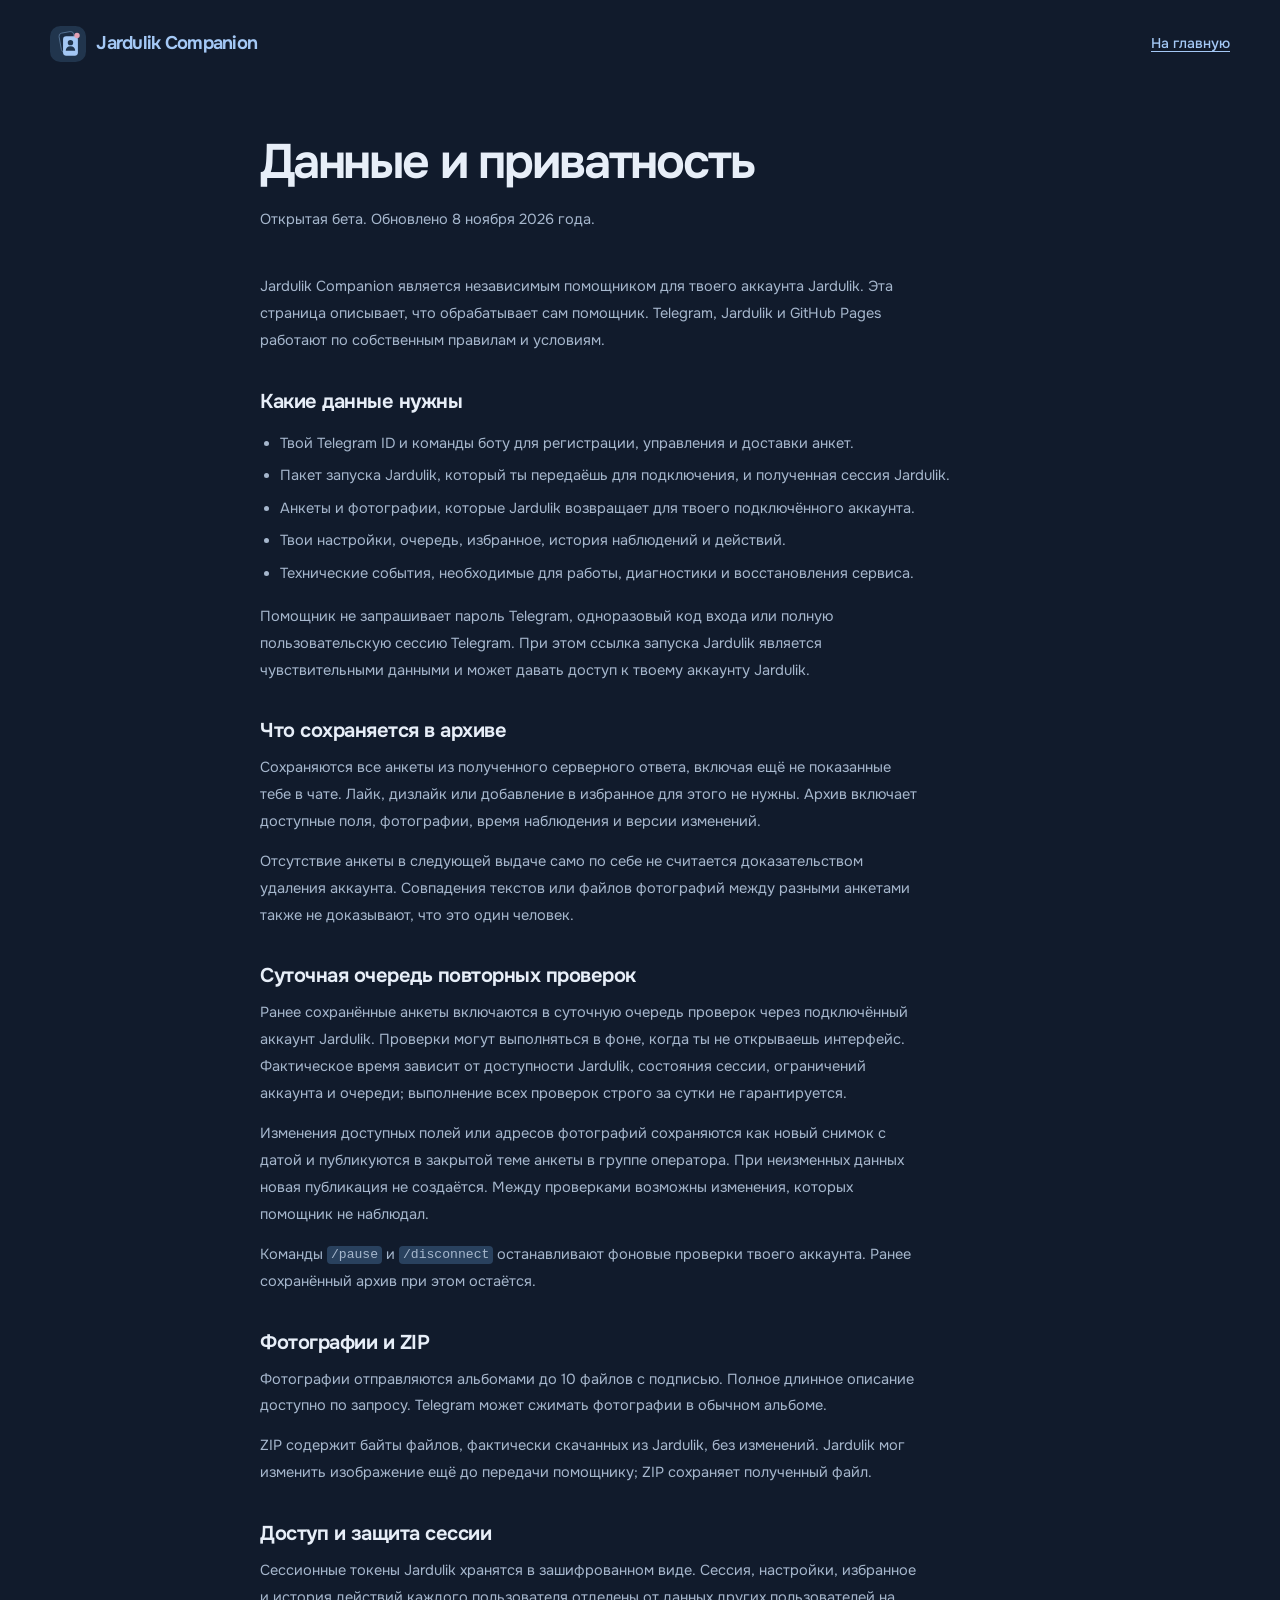
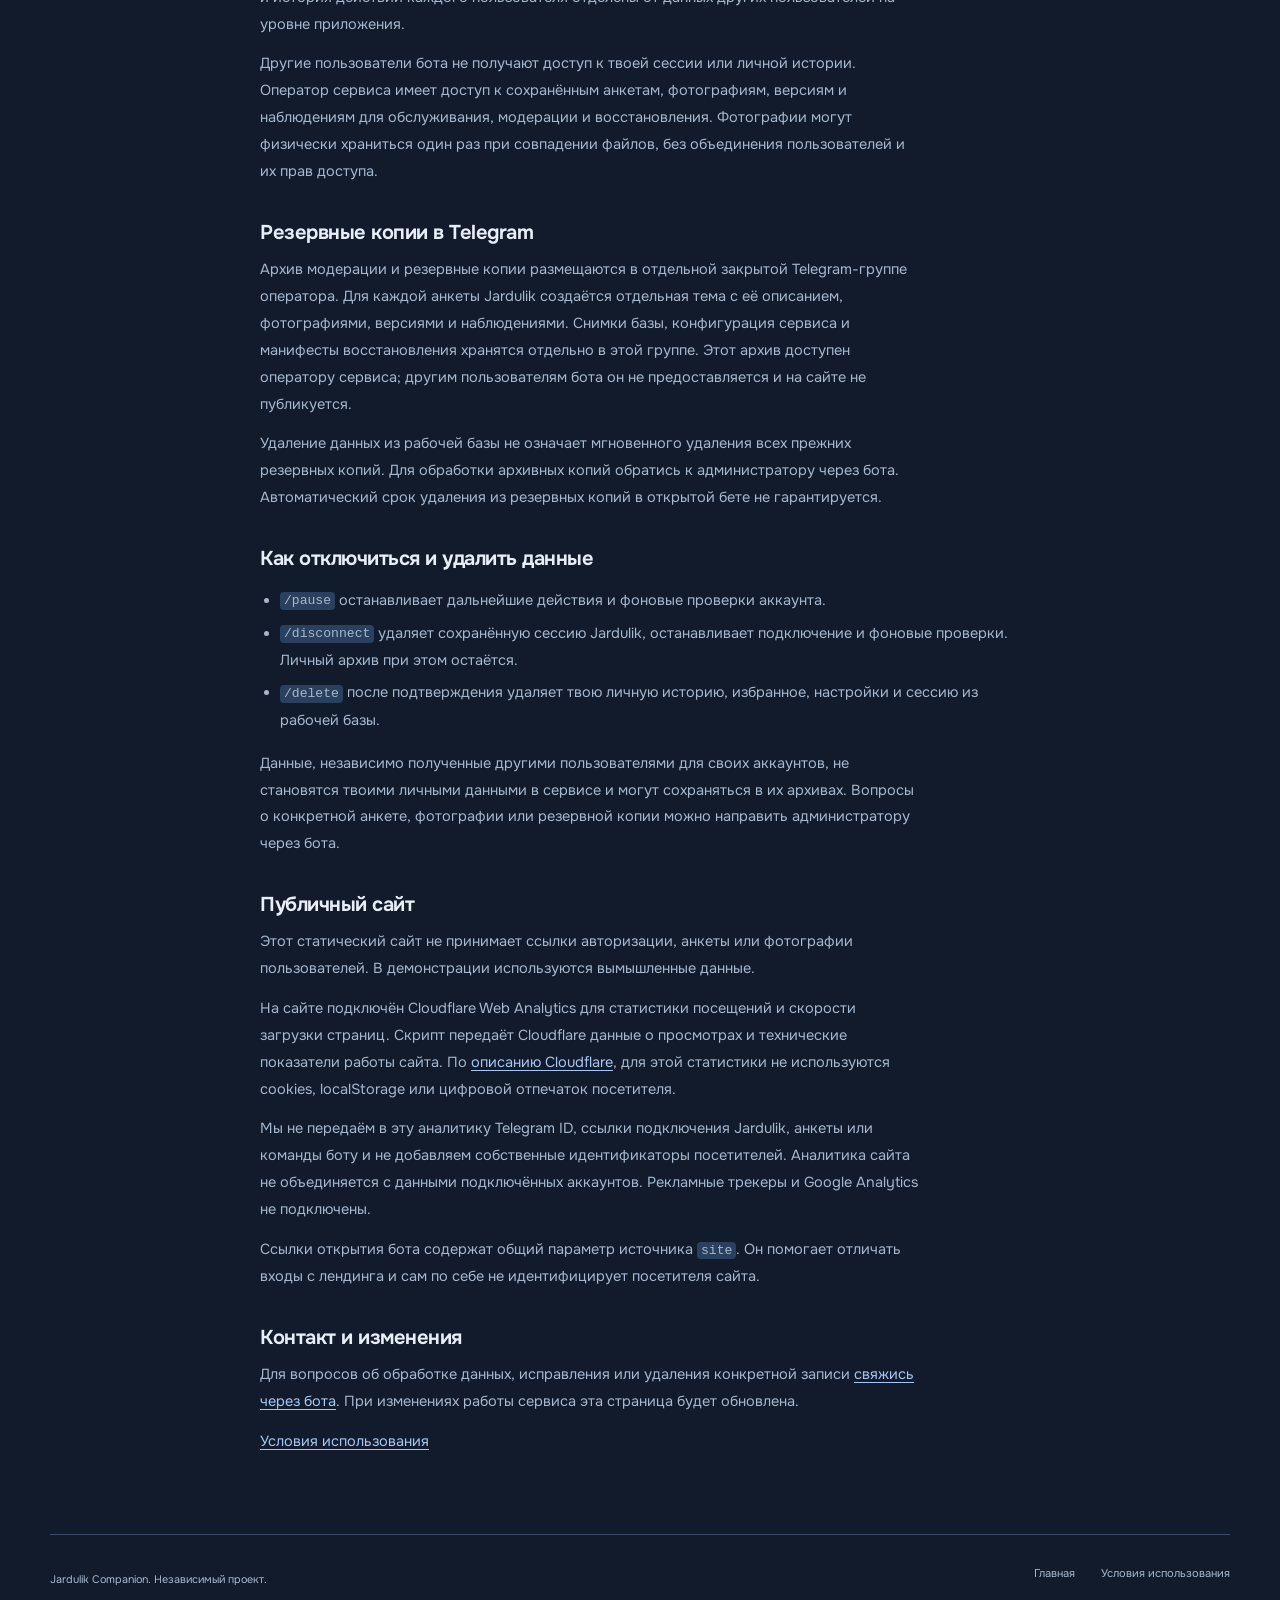
<file: privacy.html>
<!doctype html>
<html lang="ru"><head><meta charset="utf-8"><meta name="viewport" content="width=device-width, initial-scale=1"><meta name="color-scheme" content="dark"><meta name="theme-color" content="#111b2c"><title>Данные и приватность | Jardulik Companion</title><meta name="description" content="Какие данные сохраняет Jardulik Companion, как устроены сессии, личный архив и резервные копии, как отключить аккаунт и удалить историю."><link rel="canonical" href="https://kostia7alania.ru/jardulik-companion-site/privacy.html"><link rel="icon" type="image/svg+xml" href="assets/icon.svg?v=dark"><link rel="stylesheet" href="assets/site.css?v=dark"></head><body><a class="skip-link" href="#content">Перейти к содержимому</a><header class="site-header wrap"><a class="brand" href="./"><img src="assets/icon.svg?v=dark" alt="" width="36" height="36"><span>Jardulik Companion</span></a><a class="text-link" href="./">На главную</a></header><main class="prose-wrap prose"><div class="document-header"><h1 id="content" tabindex="-1">Данные и приватность</h1><p>Открытая бета. Обновлено 8 ноября 2026 года.</p></div><p>Jardulik Companion является независимым помощником для твоего аккаунта Jardulik. Эта страница описывает, что обрабатывает сам помощник. Telegram, Jardulik и GitHub Pages работают по собственным правилам и условиям.</p><h2>Какие данные нужны</h2><ul><li>Твой Telegram ID и команды боту для регистрации, управления и доставки анкет.</li><li>Пакет запуска Jardulik, который ты передаёшь для подключения, и полученная сессия Jardulik.</li><li>Анкеты и фотографии, которые Jardulik возвращает для твоего подключённого аккаунта.</li><li>Твои настройки, очередь, избранное, история наблюдений и действий.</li><li>Технические события, необходимые для работы, диагностики и восстановления сервиса.</li></ul><p>Помощник не запрашивает пароль Telegram, одноразовый код входа или полную пользовательскую сессию Telegram. При этом ссылка запуска Jardulik является чувствительными данными и может давать доступ к твоему аккаунту Jardulik.</p><h2>Что сохраняется в архиве</h2><p>Сохраняются все анкеты из полученного серверного ответа, включая ещё не показанные тебе в чате. Лайк, дизлайк или добавление в избранное для этого не нужны. Архив включает доступные поля, фотографии, время наблюдения и версии изменений.</p><p>Отсутствие анкеты в следующей выдаче само по себе не считается доказательством удаления аккаунта. Совпадения текстов или файлов фотографий между разными анкетами также не доказывают, что это один человек.</p><h2>Суточная очередь повторных проверок</h2><p>Ранее сохранённые анкеты включаются в суточную очередь проверок через подключённый аккаунт Jardulik. Проверки могут выполняться в фоне, когда ты не открываешь интерфейс. Фактическое время зависит от доступности Jardulik, состояния сессии, ограничений аккаунта и очереди; выполнение всех проверок строго за сутки не гарантируется.</p><p>Изменения доступных полей или адресов фотографий сохраняются как новый снимок с датой и публикуются в закрытой теме анкеты в группе оператора. При неизменных данных новая публикация не создаётся. Между проверками возможны изменения, которых помощник не наблюдал.</p><p>Команды <code>/pause</code> и <code>/disconnect</code> останавливают фоновые проверки твоего аккаунта. Ранее сохранённый архив при этом остаётся.</p><h2>Фотографии и ZIP</h2><p>Фотографии отправляются альбомами до 10 файлов с подписью. Полное длинное описание доступно по запросу. Telegram может сжимать фотографии в обычном альбоме.</p><p>ZIP содержит байты файлов, фактически скачанных из Jardulik, без изменений. Jardulik мог изменить изображение ещё до передачи помощнику; ZIP сохраняет полученный файл.</p><h2>Доступ и защита сессии</h2><p>Сессионные токены Jardulik хранятся в зашифрованном виде. Сессия, настройки, избранное и история действий каждого пользователя отделены от данных других пользователей на уровне приложения.</p><p>Другие пользователи бота не получают доступ к твоей сессии или личной истории. Оператор сервиса имеет доступ к сохранённым анкетам, фотографиям, версиям и наблюдениям для обслуживания, модерации и восстановления. Фотографии могут физически храниться один раз при совпадении файлов, без объединения пользователей и их прав доступа.</p><h2>Резервные копии в Telegram</h2><p>Архив модерации и резервные копии размещаются в отдельной закрытой Telegram-группе оператора. Для каждой анкеты Jardulik создаётся отдельная тема с её описанием, фотографиями, версиями и наблюдениями. Снимки базы, конфигурация сервиса и манифесты восстановления хранятся отдельно в этой группе. Этот архив доступен оператору сервиса; другим пользователям бота он не предоставляется и на сайте не публикуется.</p><p>Удаление данных из рабочей базы не означает мгновенного удаления всех прежних резервных копий. Для обработки архивных копий обратись к администратору через бота. Автоматический срок удаления из резервных копий в открытой бете не гарантируется.</p><h2>Как отключиться и удалить данные</h2><ul><li><code>/pause</code> останавливает дальнейшие действия и фоновые проверки аккаунта.</li><li><code>/disconnect</code> удаляет сохранённую сессию Jardulik, останавливает подключение и фоновые проверки. Личный архив при этом остаётся.</li><li><code>/delete</code> после подтверждения удаляет твою личную историю, избранное, настройки и сессию из рабочей базы.</li></ul><p>Данные, независимо полученные другими пользователями для своих аккаунтов, не становятся твоими личными данными в сервисе и могут сохраняться в их архивах. Вопросы о конкретной анкете, фотографии или резервной копии можно направить администратору через бота.</p><h2>Публичный сайт</h2><p>Этот статический сайт не принимает ссылки авторизации, анкеты или фотографии пользователей. В демонстрации используются вымышленные данные.</p><p>На сайте подключён Cloudflare Web Analytics для статистики посещений и скорости загрузки страниц. Скрипт передаёт Cloudflare данные о просмотрах и технические показатели работы сайта. По <a href="https://www.cloudflare.com/web-analytics/">описанию Cloudflare</a>, для этой статистики не используются cookies, localStorage или цифровой отпечаток посетителя.</p><p>Мы не передаём в эту аналитику Telegram ID, ссылки подключения Jardulik, анкеты или команды боту и не добавляем собственные идентификаторы посетителей. Аналитика сайта не объединяется с данными подключённых аккаунтов. Рекламные трекеры и Google Analytics не подключены.</p><p>Ссылки открытия бота содержат общий параметр источника <code>site</code>. Он помогает отличать входы с лендинга и сам по себе не идентифицирует посетителя сайта.</p><h2>Контакт и изменения</h2><p>Для вопросов об обработке данных, исправления или удаления конкретной записи <a href="bot.html">свяжись через бота</a>. При изменениях работы сервиса эта страница будет обновлена.</p><p><a href="terms.html">Условия использования</a></p></main><footer class="site-footer wrap"><p>Jardulik Companion. Независимый проект.</p><nav aria-label="Документы"><a href="./">Главная</a><a href="terms.html">Условия использования</a></nav></footer><!-- Cloudflare Web Analytics -->
<script type="module" src="https://static.cloudflareinsights.com/beacon.min.js" fetchpriority="low" data-cf-beacon='{"token": "b98944f04f57446ebf67627d710b7fa8"}'></script>
<!-- End Cloudflare Web Analytics -->
</body></html>
</file>
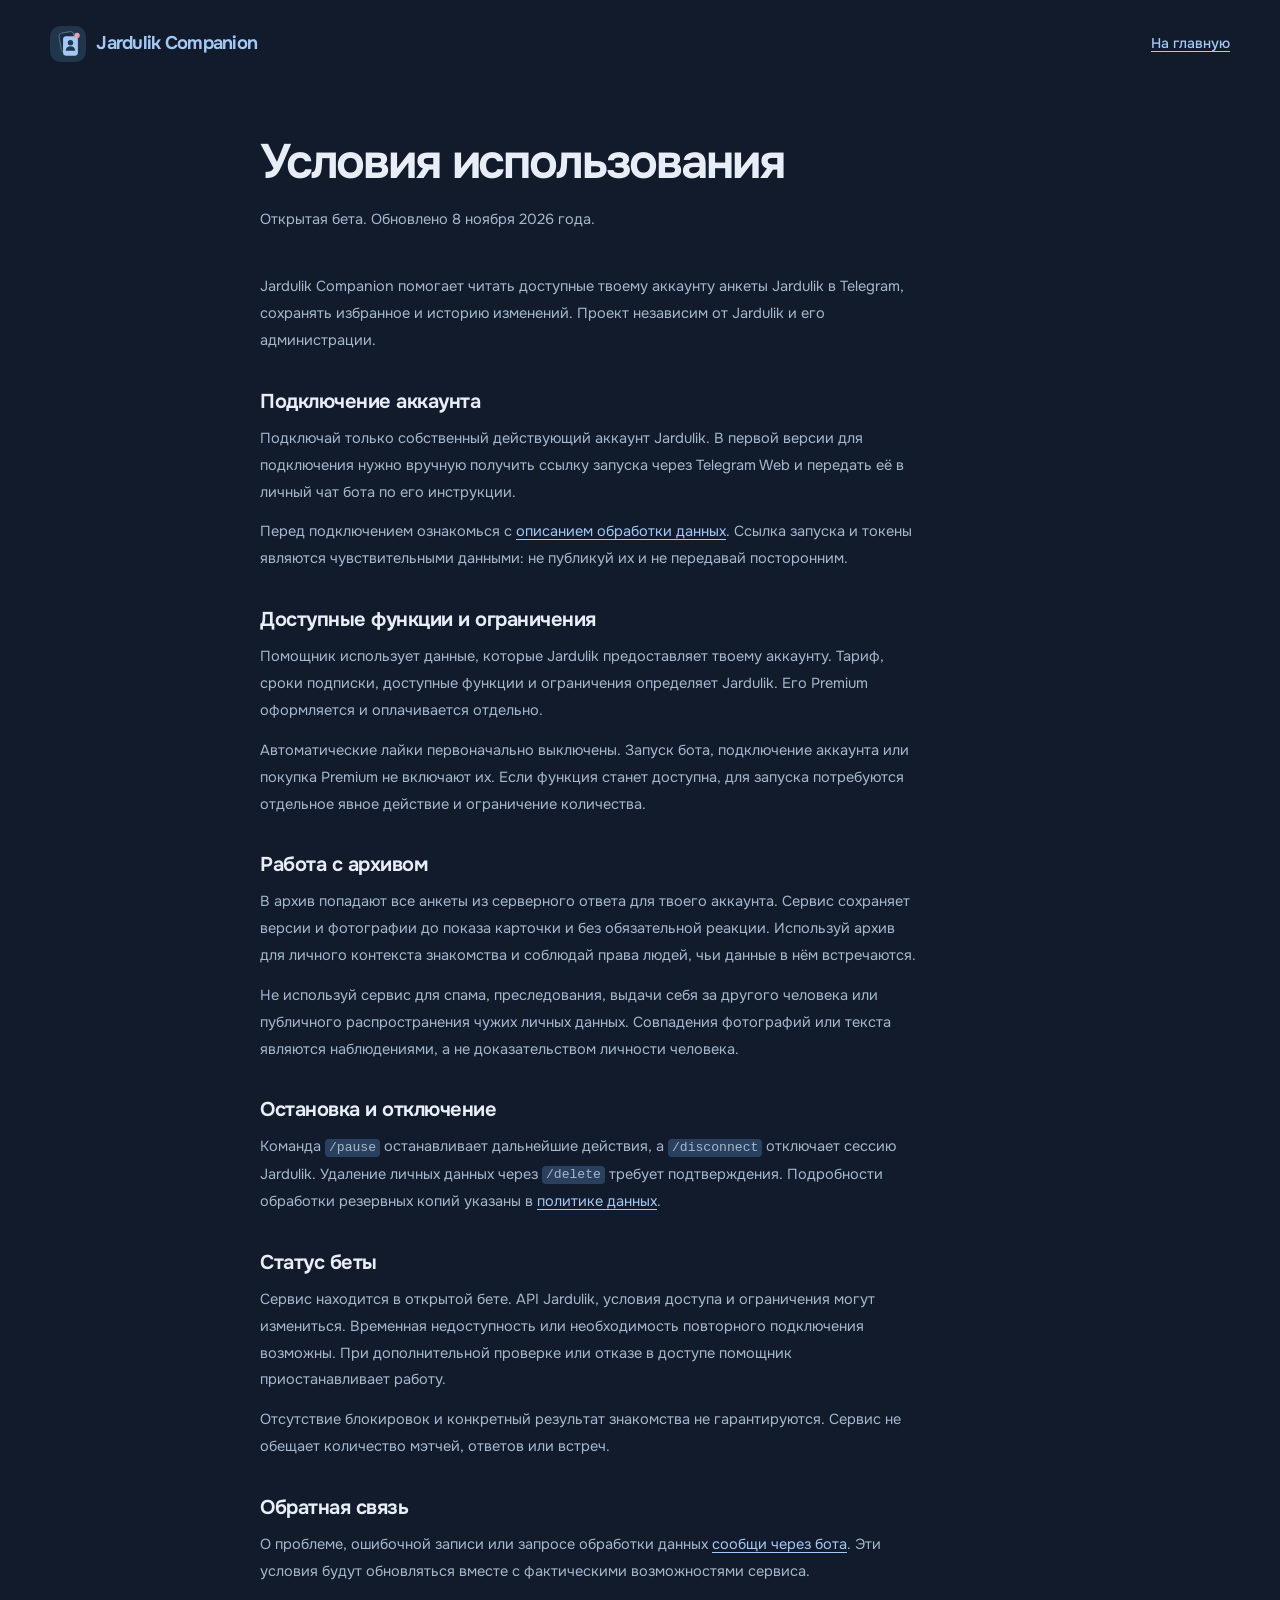
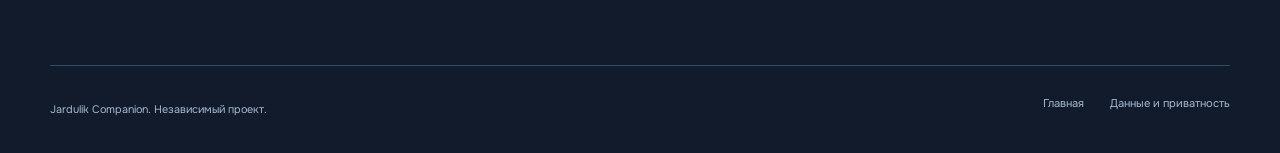
<file: terms.html>
<!doctype html>
<html lang="ru"><head><meta charset="utf-8"><meta name="viewport" content="width=device-width, initial-scale=1"><meta name="color-scheme" content="dark"><meta name="theme-color" content="#111b2c"><title>Условия использования | Jardulik Companion</title><meta name="description" content="Условия открытой беты Jardulik Companion: подключение своего аккаунта, ограничения Jardulik, управление действиями и правила работы с архивом анкет."><link rel="canonical" href="https://kostia7alania.ru/jardulik-companion-site/terms.html"><link rel="icon" type="image/svg+xml" href="assets/icon.svg?v=dark"><link rel="stylesheet" href="assets/site.css?v=dark"></head><body><a class="skip-link" href="#content">Перейти к содержимому</a><header class="site-header wrap"><a class="brand" href="./"><img src="assets/icon.svg?v=dark" alt="" width="36" height="36"><span>Jardulik Companion</span></a><a class="text-link" href="./">На главную</a></header><main class="prose-wrap prose"><div class="document-header"><h1 id="content" tabindex="-1">Условия использования</h1><p>Открытая бета. Обновлено 8 ноября 2026 года.</p></div><p>Jardulik Companion помогает читать доступные твоему аккаунту анкеты Jardulik в Telegram, сохранять избранное и историю изменений. Проект независим от Jardulik и его администрации.</p><h2>Подключение аккаунта</h2><p>Подключай только собственный действующий аккаунт Jardulik. В первой версии для подключения нужно вручную получить ссылку запуска через Telegram Web и передать её в личный чат бота по его инструкции.</p><p>Перед подключением ознакомься с <a href="privacy.html">описанием обработки данных</a>. Ссылка запуска и токены являются чувствительными данными: не публикуй их и не передавай посторонним.</p><h2>Доступные функции и ограничения</h2><p>Помощник использует данные, которые Jardulik предоставляет твоему аккаунту. Тариф, сроки подписки, доступные функции и ограничения определяет Jardulik. Его Premium оформляется и оплачивается отдельно.</p><p>Автоматические лайки первоначально выключены. Запуск бота, подключение аккаунта или покупка Premium не включают их. Если функция станет доступна, для запуска потребуются отдельное явное действие и ограничение количества.</p><h2>Работа с архивом</h2><p>В архив попадают все анкеты из серверного ответа для твоего аккаунта. Сервис сохраняет версии и фотографии до показа карточки и без обязательной реакции. Используй архив для личного контекста знакомства и соблюдай права людей, чьи данные в нём встречаются.</p><p>Не используй сервис для спама, преследования, выдачи себя за другого человека или публичного распространения чужих личных данных. Совпадения фотографий или текста являются наблюдениями, а не доказательством личности человека.</p><h2>Остановка и отключение</h2><p>Команда <code>/pause</code> останавливает дальнейшие действия, а <code>/disconnect</code> отключает сессию Jardulik. Удаление личных данных через <code>/delete</code> требует подтверждения. Подробности обработки резервных копий указаны в <a href="privacy.html">политике данных</a>.</p><h2>Статус беты</h2><p>Сервис находится в открытой бете. API Jardulik, условия доступа и ограничения могут измениться. Временная недоступность или необходимость повторного подключения возможны. При дополнительной проверке или отказе в доступе помощник приостанавливает работу.</p><p>Отсутствие блокировок и конкретный результат знакомства не гарантируются. Сервис не обещает количество мэтчей, ответов или встреч.</p><h2>Обратная связь</h2><p>О проблеме, ошибочной записи или запросе обработки данных <a href="bot.html">сообщи через бота</a>. Эти условия будут обновляться вместе с фактическими возможностями сервиса.</p></main><footer class="site-footer wrap"><p>Jardulik Companion. Независимый проект.</p><nav aria-label="Документы"><a href="./">Главная</a><a href="privacy.html">Данные и приватность</a></nav></footer><!-- Cloudflare Web Analytics -->
<script type="module" src="https://static.cloudflareinsights.com/beacon.min.js" fetchpriority="low" data-cf-beacon='{"token": "b98944f04f57446ebf67627d710b7fa8"}'></script>
<!-- End Cloudflare Web Analytics -->
</body></html>
</file>
<file: assets/site.css>
@font-face{font-family:Onest;src:url("fonts/Onest.ttf") format("truetype");font-style:normal;font-weight:100 900;font-display:swap}
:root{--paper:#111b2c;--ink:#e7eef8;--blue:#a4c8f5;--ice:#21354d;--rose:#e2a0b4;--slate:#a6b7cd;--line:#344b66;--surface:#1a2b41;--on-blue:#102039;color-scheme:dark;font-family:Onest,"Trebuchet MS",sans-serif;color:var(--ink);background:var(--paper);font-synthesis:none;line-height:1.6}
*{box-sizing:border-box}html{scroll-behavior:smooth;scroll-padding-block-start:2rem}body{margin:0}a{color:var(--blue);text-underline-offset:.2em}button,a{-webkit-tap-highlight-color:transparent}a:focus-visible,button:focus-visible,summary:focus-visible{outline:3px solid var(--blue);outline-offset:5px}button{font:inherit}button:not(:disabled),summary{cursor:pointer}img,svg{display:block;max-inline-size:100%}p,h1,h2,h3,figure{margin:0}h1,h2,h3{line-height:1.14;letter-spacing:-.045em;font-weight:650}p{max-inline-size:66ch}ul{padding-inline-start:1.25rem}.wrap{inline-size:min(1180px,calc(100% - 4rem));margin-inline:auto}.skip-link{position:fixed;inset-block-start:.6rem;inset-inline-start:1rem;padding:.65rem 1rem;background:var(--surface);z-index:10;transform:translateY(-150%)}.skip-link:focus{transform:translateY(0)}.site-header{display:flex;align-items:center;justify-content:space-between;gap:2rem;padding-block:1.6rem}.brand{display:flex;align-items:center;gap:.65rem;text-decoration:none;line-height:1.1;letter-spacing:-.04em;font-size:1.15rem;font-weight:650}.brand-secondary{display:block;font-size:.79rem;letter-spacing:.005em;font-weight:450;color:var(--slate);margin-block-start:.25rem}.site-header nav{display:flex;gap:1.75rem;font-size:.85rem}.site-header nav a{text-decoration:none;color:var(--slate)}.site-header nav a:hover,.site-footer nav a:hover{color:var(--ink);text-decoration:underline}.button{display:inline-flex;align-items:center;justify-content:center;gap:1.25rem;min-block-size:54px;padding:.85rem 1.5rem;border:1px solid var(--blue);border-radius:12px;background:var(--blue);color:var(--on-blue);text-decoration:none;font-weight:550;font-size:.96rem;white-space:nowrap;transition:background .15s,transform .15s}.button:hover{background:#bed8f9;transform:translateY(-1px)}.button svg{inline-size:20px;block-size:20px;fill:none;stroke:currentColor;stroke-width:1.7;stroke-linejoin:round}.button-small{min-block-size:42px;padding:.55rem 1.1rem;font-size:.84rem;border-radius:9px}.hero{display:grid;grid-template-columns:minmax(0,1.05fr) minmax(0,1fr);align-items:center;gap:4.8rem;padding-block:4rem 5.25rem}.beta-note{font-size:.79rem;font-weight:450;color:var(--blue);display:flex;align-items:center;gap:.5rem;margin-block-end:1.5rem}.beta-note>span{inline-size:7px;block-size:7px;background:var(--rose);border-radius:50%}.hero h1{font-size:clamp(2.6rem,1.3rem + 3vw,4.4rem);max-inline-size:11.5ch;line-height:1.04;letter-spacing:-.055em}.hero-lead{font-size:1.07rem;color:var(--slate);margin-block-start:1.6rem;max-inline-size:40ch;line-height:1.7}.hero-actions{display:flex;align-items:center;flex-wrap:wrap;gap:1.5rem;margin-block-start:2rem}.text-link{font-size:.88rem;font-weight:500}.connection-note{font-size:.77rem;color:var(--slate);margin-block-start:1.1rem;max-inline-size:47ch;line-height:1.65}.hero-points{display:flex;flex-wrap:wrap;gap:.65rem 1.25rem;margin-block:1.55rem 0;padding:0;list-style:none;color:var(--slate);font-size:.71rem}.hero-points li{display:flex;align-items:center;gap:.35rem}.hero-points li::before{content:"";inline-size:4px;block-size:4px;background:var(--rose);border-radius:50%}.chat-demo{position:relative;min-inline-size:0}.chat-window{border:1px solid #38516e;border-radius:23px;background:#16263b;box-shadow:0 22px 70px #00000042,0 3px 8px #00000026;max-inline-size:455px;margin-inline:auto;position:relative}.chat-heading{display:flex;align-items:center;gap:.65rem;padding:1rem 1.1rem;background:#1a2b41f5;border-radius:22px 22px 0 0;border-block-end:1px solid #38516e}.chat-name{display:block;font-size:.83rem;font-weight:600;letter-spacing:-.02em}.chat-subtitle{display:block;font-size:.69rem;color:var(--slate);margin-block-start:.05rem}.demo-chip{margin-inline-start:auto;font-size:.65rem;padding:.2rem .55rem;border-radius:30px;color:var(--slate);border:1px solid var(--line)}.chat-stream{padding:1rem 1.1rem .85rem;background-image:radial-gradient(#6985a02e .7px,transparent .7px);background-size:17px 17px;border-radius:0 0 22px 22px}.outgoing-bubble{background:#294462;border-radius:12px 12px 3px 12px;font-size:.72rem;margin-inline-start:auto;inline-size:fit-content;padding:.45rem .8rem;margin-block-end:.8rem;color:#d6e7fa}.profile-message{border-radius:13px;background:var(--surface);border:1px solid #405a79;box-shadow:0 2px 5px #00000024}.profile-art{position:relative}.profile-art img{inline-size:100%;block-size:auto;aspect-ratio:520/330;object-fit:cover;border-radius:12px 12px 0 0}.photo-count{position:absolute;inset-inline-end:.65rem;inset-block-start:.65rem;border:1px solid #8daac573;background:#203750ee;font-size:.62rem;padding:.14rem .5rem;border-radius:20px;color:var(--blue)}.photo-dots{position:absolute;inset-block-end:.55rem;inset-inline-start:calc(50% - 14px);display:flex;gap:4px}.photo-dots i{display:block;inline-size:5px;block-size:5px;border-radius:50%;background:#d5e6fa80}.photo-dots i:first-child{background:var(--ink)}.profile-description{padding:.9rem 1rem 1rem}.profile-description h2{font-size:1.1rem;letter-spacing:-.03em}.profile-place{font-size:.7rem;color:var(--slate);margin-block-start:.22rem}.profile-description>p:last-of-type{font-size:.76rem;line-height:1.6;margin-block-start:.7rem;min-block-size:3.65em}.profile-tags{display:flex;flex-wrap:wrap;gap:.4rem;margin-block-start:.8rem}.profile-tags span{padding:.22rem .45rem;border-radius:4px;font-size:.59rem;background:#263c57;color:var(--slate)}.profile-tags span:last-child{background:#223d34;color:#b2d7c1}.demo-controls{display:grid;grid-template-columns:1fr 1fr;gap:5px;margin-block-start:6px}.demo-controls button{display:flex;align-items:center;justify-content:center;gap:.4rem;padding:.65rem .45rem;background:#203750ee;border:1px solid #7190b4;border-radius:8px;color:var(--blue);font-size:.69rem;min-block-size:39px}.demo-controls button:hover{background:var(--surface)}.demo-controls svg{inline-size:14px;block-size:14px;fill:none;stroke:currentColor;stroke-width:1.5;stroke-linejoin:round}.demo-controls [aria-pressed=true]{background:#483144;color:#f2c2d1;border-color:#ba7d94}.demo-controls [aria-pressed=true] svg{fill:#edb3c7}.demo-controls button:last-child>span{font-size:1.2rem;line-height:.5}.demo-status{font-size:.66rem;color:var(--slate);margin-block-start:.6rem;min-block-size:2.1rem;text-align:center;line-height:1.5;max-inline-size:none}.chat-demo figcaption{font-size:.75rem;color:var(--slate);max-inline-size:48ch;margin:1rem auto 0;text-align:center;line-height:1.6}.possibilities{padding-block:4.25rem 5.5rem;border-block-start:1px solid var(--line)}.section-mark{color:#e8b0c1;font-size:.76rem;letter-spacing:0;font-weight:550;margin-block-end:.85rem}.section-intro h2,.data-copy h2{font-size:clamp(2rem,1.3rem + 1.5vw,2.9rem);max-inline-size:20ch}.section-intro>p:last-child{font-size:.98rem;color:var(--slate);margin-block-start:1.15rem;max-inline-size:65ch}.feature-story{display:grid;grid-template-columns:minmax(0,1.05fr) minmax(0,1fr);gap:6rem;align-items:center;margin-block-start:3.2rem}.story-visual{position:relative;min-block-size:290px;max-inline-size:440px;background:var(--ice);border-radius:16px 30px 24px 24px;margin-block-start:1.5rem;padding:1rem}.folder-tab{position:absolute;inset-block-start:-20px;inset-inline-start:0;inline-size:40%;block-size:24px;background:var(--ice);border-radius:12px 14px 0 0}.archive-sheet{border:1px solid #435d7b;background:var(--surface);border-radius:9px;box-shadow:0 10px 24px #00000030;position:absolute;padding:1.35rem}.back-sheet{inset-inline-start:12%;inset-block-start:17%;inline-size:70%;block-size:175px;transform:rotate(-7deg);background:#1b2c43;color:#9fb4ce;font-size:.67rem}.sheet-line{block-size:7px;background:#435d7b;inline-size:70%;margin-block-start:1rem;border-radius:2px}.sheet-line.short{inline-size:45%;margin-block-start:.5rem}.front-sheet{inset-inline-start:18%;inset-block-start:10%;inline-size:74%;min-block-size:210px;transform:rotate(3deg)}.sheet-label{font-size:.73rem;font-weight:550;display:block;margin-block-end:1.3rem}.history-item{display:flex;gap:.7rem;align-items:flex-start;margin-block-start:1rem}.history-item b{font-size:.65rem;font-weight:500;display:block}.history-item small{display:block;font-size:.53rem;color:var(--slate);line-height:1.5;margin-block-start:.1rem}.history-dot{display:block;flex:0 0 7px;block-size:7px;border-radius:50%;background:var(--rose);margin-block-start:.3rem}.history-dot.pale{background:#7f9dbd}.example-caption{position:absolute;inset-block-end:.8rem;inset-inline-start:0;inline-size:100%;text-align:center;font-size:.6rem;color:var(--slate)}.feature-list{display:grid;gap:1.6rem}.feature-list article{display:flex;gap:1rem;align-items:flex-start}.feature-icon{inline-size:35px;block-size:35px;flex:0 0 35px;border-radius:8px;background:var(--ice);display:grid;place-items:center;color:var(--blue);font-size:1.4rem;line-height:1}.feature-list h3{font-size:1.06rem;letter-spacing:-.025em;font-weight:600;margin-block-start:.2rem}.feature-list p{font-size:.85rem;color:var(--slate);margin-block-start:.5rem;max-inline-size:46ch;line-height:1.7}.connection-section{background:#17283e;padding-block:4.5rem}.connection-steps{display:grid;grid-template-columns:repeat(3,minmax(0,1fr));gap:2.8rem;list-style:none;padding:0;margin-block:2.8rem 0}.step-number{display:grid;place-items:center;border:1px solid #7896b8;border-radius:50%;inline-size:33px;block-size:33px;color:var(--blue);font-size:.78rem;margin-block-end:1.2rem}.connection-steps h3{font-size:1.08rem;letter-spacing:-.025em;line-height:1.3}.connection-steps p{margin-block-start:.7rem;color:var(--slate);font-size:.83rem;line-height:1.75}.connection-steps code,.data-controls code,.prose code,.faq-list code{font-size:.9em;background:#29415e;padding:.1em .3em;border-radius:4px;white-space:nowrap}.connection-aside{display:flex;gap:.8rem;align-items:flex-start;margin-block-start:2.1rem;padding-block-start:1.3rem;border-block-start:1px solid #3c5674}.connection-aside svg{inline-size:20px;block-size:20px;flex:0 0 20px;fill:none;stroke:var(--blue);stroke-width:1.5;margin-block-start:.25rem}.connection-aside p{font-size:.78rem;color:var(--slate);max-inline-size:98ch;line-height:1.7}.data-section{display:grid;grid-template-columns:minmax(0,1fr) minmax(0,.9fr);gap:7rem;padding-block:5rem}.data-copy>p:not(.section-mark){margin-block-start:1rem;font-size:.87rem;color:var(--slate)}.data-copy>.text-link{display:inline-block;margin-block-start:1.3rem}.data-controls{margin:0;align-self:center}.data-controls>div{display:grid;grid-template-columns:125px 1fr;gap:1rem;padding-block:1rem;border-block-end:1px solid var(--line)}.data-controls>div:first-child{border-block-start:1px solid var(--line)}.data-controls dt{font-size:.85rem}.data-controls dd{margin:0;color:var(--slate);font-size:.8rem;line-height:1.6}.questions{padding-block:2rem 5rem;display:grid;grid-template-columns:minmax(0,.8fr) minmax(0,1.2fr);gap:5rem}.faq-list{border-block-start:1px solid var(--line)}.faq-list details{border-block-end:1px solid var(--line);padding-block:1.2rem}.faq-list summary{font-size:.94rem;font-weight:500;list-style:none;display:flex;justify-content:space-between;gap:1rem;min-block-size:24px;align-items:center}.faq-list summary::-webkit-details-marker{display:none}.faq-list summary::after{content:"+";font-size:1.35rem;font-weight:350;color:var(--slate);line-height:1}.faq-list details[open]>summary::after{content:"−"}.faq-list details p{font-size:.83rem;color:var(--slate);margin-block-start:1rem;line-height:1.8;padding-inline-end:1rem}.closing{display:flex;align-items:center;justify-content:space-between;gap:2rem;background:#21354d;padding:2.7rem 3.1rem;border-radius:20px;margin-block-end:3.5rem}.closing h2{font-size:clamp(1.5rem,1rem + 1.4vw,2.2rem);max-inline-size:22ch}.closing p{font-size:.85rem;color:var(--slate);margin-block-start:.75rem}.site-footer{display:flex;justify-content:space-between;gap:2rem;padding-block:1.5rem 2.2rem;border-block-start:1px solid var(--line)}.footer-brand{font-size:.9rem}.site-footer p{font-size:.68rem;color:var(--slate);margin-block-start:.7rem}.site-footer nav{display:flex;align-items:flex-start;flex-wrap:wrap;justify-content:flex-end;gap:1rem 1.6rem;font-size:.7rem;padding-block-start:.35rem}.site-footer nav a{color:var(--slate);text-decoration:none}.prose-wrap{inline-size:min(760px,calc(100% - 3rem));margin-inline:auto;padding-block:3rem 5rem}.document-header{margin-block-end:2.5rem}.document-header h1{font-size:clamp(2.1rem,1.1rem + 2.4vw,3.2rem);max-inline-size:20ch}.document-header>p{font-size:.82rem;color:var(--slate);margin-block-start:1rem}.prose h2{font-size:1.25rem;letter-spacing:-.025em;margin-block:2.3rem .7rem}.prose p,.prose li{font-size:.91rem;color:var(--slate);line-height:1.85}.prose p+p{margin-block-start:.8rem}.prose li+li{margin-block-start:.35rem}.prose strong{font-weight:550;color:var(--ink)}.prose a{overflow-wrap:anywhere}.document-notice{padding:1.1rem 1.3rem;background:var(--ice);border-radius:10px;margin-block:1.5rem}.bot-redirect{max-inline-size:550px;padding-block:5rem 8rem}.bot-redirect .button{margin-block-start:2rem}.bot-redirect p{margin-block-start:1rem;color:var(--slate)}
@media(min-width:1500px){.hero{padding-block:5rem 6rem}}
@media(max-width:1000px){.hero{gap:2.5rem}.feature-story{gap:3rem}.data-section{gap:3rem}.questions{gap:3rem}.hero h1{font-size:clamp(2.6rem,1.2rem + 3.3vw,3.7rem)}.hero-actions{gap:1rem}.hero-actions>.text-link{font-size:.8rem}.site-header nav{gap:1rem}.connection-steps{gap:1.8rem}}
@media(max-width:760px){.wrap{inline-size:calc(100% - 2.5rem)}.site-header{padding-block:1.15rem;gap:.8rem}.site-header nav{display:none}.brand{font-size:1rem}.brand-secondary{font-size:.7rem}.brand img{inline-size:31px;block-size:31px}.header-cta{font-size:.74rem;padding:.5rem .7rem;min-block-size:38px}.hero{grid-template-columns:1fr;gap:2.8rem;padding-block:2rem 3.5rem}.hero h1{font-size:clamp(2.7rem,1rem + 7vw,4rem);max-inline-size:14ch}.hero-lead{font-size:1rem;max-inline-size:44ch;margin-block-start:1.35rem}.hero-actions{gap:1rem 1.3rem;margin-block-start:1.6rem}.hero-points{font-size:.66rem;gap:.5rem 1rem}.connection-note{font-size:.73rem}.beta-note{font-size:.72rem;margin-block-end:1.2rem}.chat-window{max-inline-size:430px}.chat-demo{max-inline-size:450px;inline-size:100%;margin-inline:auto}.possibilities{padding-block:3rem 3.5rem}.feature-story{grid-template-columns:1fr;gap:2.3rem;margin-block-start:2rem}.story-visual{inline-size:100%;max-inline-size:440px;min-block-size:280px;margin-inline:auto}.feature-list{gap:1.5rem}.feature-list p{max-inline-size:none}.section-intro h2,.data-copy h2{font-size:2.2rem}.section-intro>p:last-child{font-size:.9rem}.connection-section{padding-block:3rem}.connection-steps{grid-template-columns:1fr;gap:1.5rem;margin-block-start:2rem}.connection-steps li{display:grid;grid-template-columns:33px 1fr;column-gap:1rem}.connection-steps h3{align-self:center}.step-number{grid-row:span 2;margin:0}.connection-steps p{grid-column:2;margin-block-start:.5rem}.connection-aside{margin-block-start:1.8rem}.data-section{grid-template-columns:1fr;gap:2rem;padding-block:3.5rem}.data-copy>p:not(.section-mark){font-size:.86rem}.data-controls>div{grid-template-columns:110px 1fr;gap:.8rem}.questions{grid-template-columns:1fr;gap:1.6rem;padding-block:0 3.5rem}.faq-list summary{font-size:.89rem;line-height:1.5}.closing{padding:2rem 1.5rem;flex-direction:column;align-items:flex-start;gap:1.5rem;margin-block-end:2.5rem;border-radius:16px}.closing h2{font-size:1.9rem}.closing p{font-size:.8rem}.site-footer{flex-direction:column;gap:1.3rem;padding-block:1.5rem 2rem}.site-footer nav{justify-content:flex-start;font-size:.7rem;gap:.9rem 1.4rem}.prose-wrap{padding-block:2rem 3.5rem}.document-header h1{font-size:2.2rem}.prose h2{font-size:1.16rem}.prose p,.prose li{font-size:.86rem}.bot-redirect{padding-block:3rem 6rem}}
@media(max-width:360px){.wrap{inline-size:calc(100% - 2rem)}.header-cta{font-size:.69rem;padding:.5rem .55rem}.hero h1{font-size:2.55rem}.hero-actions{align-items:flex-start;flex-direction:column}.chat-stream{padding:.8rem}.profile-description{padding:.8rem}.demo-controls button{font-size:.64rem}.data-controls>div{grid-template-columns:100px 1fr}}
@media(prefers-reduced-motion:reduce){html{scroll-behavior:auto}*,*::before,*::after{transition:none!important;animation:none!important}.button:hover{transform:none}}
@media(forced-colors:active){.button,.demo-controls button,.archive-sheet,.chat-window,.profile-message{border:1px solid ButtonText}.profile-tags span,.beta-note>span,.history-dot{border:1px solid CanvasText}.faq-list summary::after{color:CanvasText}}

.connection-guide{margin-block-start:1.4rem}.guide-steps{padding-inline-start:1.5rem;margin-block:2.5rem}.guide-steps>li{padding-inline-start:.5rem;margin-block-start:2.5rem}.guide-steps>li::marker{color:var(--blue);font-weight:550}.guide-steps h2{margin-block-start:0}.prose pre{padding:1rem 1.1rem;background:var(--ice);border:1px solid var(--line);border-radius:9px;overflow-x:auto;font-size:.85rem;line-height:1.7}.prose pre code{background:transparent;padding:0}.prose kbd{font-family:inherit;font-size:.82em;border:1px solid #829bb8;border-block-end-width:2px;border-radius:4px;padding:.1em .32em;white-space:nowrap}.guide-troubleshooting{margin:1.2rem 0}.guide-troubleshooting>div{padding-block:1rem;border-block-end:1px solid var(--line)}.guide-troubleshooting dt{font-size:.9rem;font-weight:550}.guide-troubleshooting dd{margin:.5rem 0 0;color:var(--slate);font-size:.87rem;line-height:1.8}.guide-cta{margin-block-start:1.5rem}@media(max-width:760px){.guide-steps{padding-inline-start:1rem}.guide-steps>li{padding-inline-start:.25rem}.prose pre{font-size:.75rem}}
</file>
<file: swagger/swagger.css>
@font-face{font-family:Onest;src:url("../assets/fonts/Onest.ttf") format("truetype");font-display:swap}
:root{color-scheme:dark;--bg:#111b2c;--panel:#19273d;--raised:#21354d;--text:#e7eef8;--muted:#a6b7cd;--link:#a4c8f5;--line:#35475e;font-family:Onest,system-ui,sans-serif;background:var(--bg);color:var(--text)}
*{box-sizing:border-box}body{margin:0;background:var(--bg);color:var(--text)}a{color:var(--link)}a:focus-visible,button:focus-visible,input:focus-visible,select:focus-visible,textarea:focus-visible{outline:3px solid var(--link);outline-offset:3px}code,pre{font-family:ui-monospace,SFMono-Regular,Consolas,monospace}
.docs-header,.docs-main,.docs-footer{max-width:1320px;margin:0 auto;padding:28px 32px}.docs-header{padding-bottom:10px}.back-link{font-size:14px;text-decoration:none}.docs-heading{display:flex;justify-content:space-between;gap:32px;align-items:center;padding:28px 0 22px}.docs-heading h1{margin:5px 0 12px;font-size:clamp(30px,4vw,46px);letter-spacing:-.04em}.docs-heading p{max-width:730px;line-height:1.6;margin:0;color:var(--muted)}.docs-heading .eyebrow{font-size:12px;text-transform:uppercase;letter-spacing:.08em}.docs-actions{flex-shrink:0;display:grid;gap:12px;text-align:center}.primary-link{background:var(--link);color:var(--bg);border-radius:9px;padding:13px 18px;font-weight:700;text-decoration:none}.secondary-link{font-size:14px;text-underline-offset:4px}.mode-note{border-left:3px solid #e2a0b4;padding:12px 16px;background:var(--panel);color:var(--muted);line-height:1.6}.mode-note strong{color:var(--text)}.docs-main{padding-top:0}.docs-footer{display:flex;justify-content:space-between;gap:16px;border-top:1px solid var(--line);font-size:13px;color:var(--muted);line-height:1.6}.docs-footer a{white-space:nowrap}
.swagger-ui{font-family:Onest,system-ui,sans-serif;color:var(--text)}.swagger-ui .wrapper{max-width:none;padding:0}.swagger-ui .info{margin:28px 0}.swagger-ui .info .title{color:var(--text);font-family:inherit;font-size:24px}.swagger-ui .info p,.swagger-ui .info li,.swagger-ui .info a,.swagger-ui .info h1,.swagger-ui .info h2,.swagger-ui .info h3,.swagger-ui .info h4,.swagger-ui .info h5,.swagger-ui .info h6{color:var(--muted);font-family:inherit;line-height:1.65}.swagger-ui .info a{color:var(--link)}.swagger-ui .info .base-url{color:var(--muted)}.swagger-ui .scheme-container{background:var(--panel);box-shadow:none;margin:20px 0;padding:16px;border:1px solid var(--line);border-radius:8px}.swagger-ui .opblock-tag{color:var(--text);border-color:var(--line);font-family:inherit}.swagger-ui .opblock-tag:hover{background:var(--raised)}.swagger-ui .opblock-tag small{color:var(--muted)}.swagger-ui .opblock .opblock-summary-path,.swagger-ui .opblock .opblock-summary-description,.swagger-ui .opblock .opblock-title_normal{color:var(--text);font-family:inherit}.swagger-ui .opblock .opblock-summary-path{overflow-wrap:anywhere}.swagger-ui .opblock .opblock-section-header{background:var(--raised);box-shadow:none}.swagger-ui .opblock .opblock-section-header h4,.swagger-ui .opblock .opblock-section-header label,.swagger-ui .tab li,.swagger-ui .btn,.swagger-ui label,.swagger-ui .parameter__name,.swagger-ui .parameter__type,.swagger-ui .parameter__in,.swagger-ui table thead tr td,.swagger-ui table thead tr th,.swagger-ui .response-col_status,.swagger-ui .response-col_description,.swagger-ui .response-col_links{color:var(--text);font-family:inherit}.swagger-ui .opblock-description-wrapper p,.swagger-ui .opblock-description-wrapper .markdown,.swagger-ui .renderedMarkdown p,.swagger-ui .renderedMarkdown li,.swagger-ui .response-col_description .markdown p,.swagger-ui .response-col_description .markdown li{color:var(--muted);font-family:inherit;line-height:1.65}.swagger-ui table thead tr td,.swagger-ui table thead tr th{border-color:var(--line)}.swagger-ui a.nostyle:visited,.swagger-ui a.nostyle,.swagger-ui .opblock-external-docs-wrapper a{color:var(--link)}.swagger-ui input[type=text],.swagger-ui input[type=password],.swagger-ui input[type=search],.swagger-ui input[type=email],.swagger-ui input[type=file],.swagger-ui textarea,.swagger-ui select{background:var(--bg);border:1px solid var(--line);color:var(--text);font-family:inherit}.swagger-ui .filter-container input{border-color:var(--line)}.swagger-ui .dialog-ux .modal-ux{background:var(--panel);border-color:var(--line)}.swagger-ui .dialog-ux .modal-ux-header h3,.swagger-ui .dialog-ux .modal-ux-content h4,.swagger-ui .dialog-ux .modal-ux-content p{color:var(--text)}.swagger-ui section.models{border-color:var(--line);border-radius:8px;background:var(--panel)}.swagger-ui section.models h4,.swagger-ui section.models h4 span,.swagger-ui .model,.swagger-ui .model-title,.swagger-ui .model-box-control{color:var(--text)}.swagger-ui .model-box{background:var(--raised)}.swagger-ui section.models .model-container{background:var(--raised);border-radius:6px}.swagger-ui .model .property{color:var(--muted)}.swagger-ui .model-toggle:after{filter:invert(1)}.swagger-ui .opblock-control-arrow,.swagger-ui .models-control,.swagger-ui .expand-operation{color:var(--text)}.swagger-ui svg{fill:currentColor}.swagger-ui .copy-to-clipboard{background:var(--raised)}.swagger-ui .opblock-body pre{overflow-x:auto}.swagger-ui .parameter__name.required:after{color:#e2a0b4}.swagger-ui .prop-type{color:#93d5ba}.swagger-ui .prop-format,.swagger-ui .prop-enum{color:var(--muted)}.reference-docs .swagger-ui .auth-wrapper{display:none}
@media(max-width:700px){.docs-header,.docs-main,.docs-footer{padding-left:16px;padding-right:16px}.docs-heading{display:block}.docs-actions{display:flex;flex-wrap:wrap;align-items:center;margin-top:20px;text-align:left;gap:18px}.docs-footer{display:block}.docs-footer span{display:block;margin-top:10px}.swagger-ui .info .title{font-size:20px}.swagger-ui .opblock .opblock-summary-description{font-size:12px}}
</file>
<file: swagger/vendor/swagger-ui.css>
.swagger-ui{color:#3b4151;container-name:swagger-ui;container-type:inline-size;/*! normalize.css v7.0.0 | MIT License | github.com/necolas/normalize.css */font-family:sans-serif}.swagger-ui html{line-height:1.15;-ms-text-size-adjust:100%;-webkit-text-size-adjust:100%}.swagger-ui body{margin:0}.swagger-ui article,.swagger-ui aside,.swagger-ui footer,.swagger-ui header,.swagger-ui nav,.swagger-ui section{display:block}.swagger-ui h1{font-size:2em;margin:.67em 0}.swagger-ui figcaption,.swagger-ui figure,.swagger-ui main{display:block}.swagger-ui figure{margin:1em 40px}.swagger-ui hr{box-sizing:content-box;height:0;overflow:visible}.swagger-ui pre{font-family:monospace,monospace;font-size:1em}.swagger-ui a{background-color:transparent;-webkit-text-decoration-skip:objects}.swagger-ui abbr[title]{border-bottom:none;text-decoration:underline;-webkit-text-decoration:underline dotted;text-decoration:underline dotted}.swagger-ui b,.swagger-ui strong{font-weight:inherit;font-weight:bolder}.swagger-ui code,.swagger-ui kbd,.swagger-ui samp{font-family:monospace,monospace;font-size:1em}.swagger-ui dfn{font-style:italic}.swagger-ui mark{background-color:#ff0;color:#000}.swagger-ui small{font-size:80%}.swagger-ui sub,.swagger-ui sup{font-size:75%;line-height:0;position:relative;vertical-align:baseline}.swagger-ui sub{bottom:-.25em}.swagger-ui sup{top:-.5em}.swagger-ui audio,.swagger-ui video{display:inline-block}.swagger-ui audio:not([controls]){display:none;height:0}.swagger-ui img{border-style:none}.swagger-ui svg:not(:root){overflow:hidden}.swagger-ui button,.swagger-ui input,.swagger-ui optgroup,.swagger-ui select,.swagger-ui textarea{font-family:sans-serif;font-size:100%;line-height:1.15;margin:0}.swagger-ui button,.swagger-ui input{overflow:visible}.swagger-ui button,.swagger-ui select{text-transform:none}.swagger-ui [type=reset],.swagger-ui [type=submit],.swagger-ui button,.swagger-ui html [type=button]{-webkit-appearance:button}.swagger-ui [type=button]::-moz-focus-inner,.swagger-ui [type=reset]::-moz-focus-inner,.swagger-ui [type=submit]::-moz-focus-inner,.swagger-ui button::-moz-focus-inner{border-style:none;padding:0}.swagger-ui [type=button]:-moz-focusring,.swagger-ui [type=reset]:-moz-focusring,.swagger-ui [type=submit]:-moz-focusring,.swagger-ui button:-moz-focusring{outline:1px dotted ButtonText}.swagger-ui fieldset{padding:.35em .75em .625em}.swagger-ui legend{box-sizing:border-box;color:inherit;display:table;max-width:100%;padding:0;white-space:normal}.swagger-ui progress{display:inline-block;vertical-align:baseline}.swagger-ui textarea{overflow:auto}.swagger-ui [type=checkbox],.swagger-ui [type=radio]{box-sizing:border-box;padding:0}.swagger-ui [type=number]::-webkit-inner-spin-button,.swagger-ui [type=number]::-webkit-outer-spin-button{height:auto}.swagger-ui [type=search]{-webkit-appearance:textfield;outline-offset:-2px}.swagger-ui [type=search]::-webkit-search-cancel-button,.swagger-ui [type=search]::-webkit-search-decoration{-webkit-appearance:none}.swagger-ui ::-webkit-file-upload-button{-webkit-appearance:button;font:inherit}.swagger-ui details,.swagger-ui menu{display:block}.swagger-ui summary{display:list-item}.swagger-ui canvas{display:inline-block}.swagger-ui [hidden],.swagger-ui template{display:none}.swagger-ui .debug *{outline:1px solid gold}.swagger-ui .debug-white *{outline:1px solid #fff}.swagger-ui .debug-black *{outline:1px solid #000}.swagger-ui .debug-grid{background:transparent url([data-uri]) repeat 0 0}.swagger-ui .debug-grid-16{background:transparent url([data-uri]) repeat 0 0}.swagger-ui .debug-grid-8-solid{background:#fff url([data-uri]) repeat 0 0}.swagger-ui .debug-grid-16-solid{background:#fff url([data-uri]) repeat 0 0}.swagger-ui .border-box,.swagger-ui a,.swagger-ui article,.swagger-ui body,.swagger-ui code,.swagger-ui dd,.swagger-ui div,.swagger-ui dl,.swagger-ui dt,.swagger-ui fieldset,.swagger-ui footer,.swagger-ui form,.swagger-ui h1,.swagger-ui h2,.swagger-ui h3,.swagger-ui h4,.swagger-ui h5,.swagger-ui h6,.swagger-ui header,.swagger-ui html,.swagger-ui input[type=email],.swagger-ui input[type=number],.swagger-ui input[type=password],.swagger-ui input[type=tel],.swagger-ui input[type=text],.swagger-ui input[type=url],.swagger-ui legend,.swagger-ui li,.swagger-ui main,.swagger-ui ol,.swagger-ui p,.swagger-ui pre,.swagger-ui section,.swagger-ui table,.swagger-ui td,.swagger-ui textarea,.swagger-ui th,.swagger-ui tr,.swagger-ui ul{box-sizing:border-box}.swagger-ui .aspect-ratio{height:0;position:relative}.swagger-ui .aspect-ratio--16x9{padding-bottom:56.25%}.swagger-ui .aspect-ratio--9x16{padding-bottom:177.77%}.swagger-ui .aspect-ratio--4x3{padding-bottom:75%}.swagger-ui .aspect-ratio--3x4{padding-bottom:133.33%}.swagger-ui .aspect-ratio--6x4{padding-bottom:66.6%}.swagger-ui .aspect-ratio--4x6{padding-bottom:150%}.swagger-ui .aspect-ratio--8x5{padding-bottom:62.5%}.swagger-ui .aspect-ratio--5x8{padding-bottom:160%}.swagger-ui .aspect-ratio--7x5{padding-bottom:71.42%}.swagger-ui .aspect-ratio--5x7{padding-bottom:140%}.swagger-ui .aspect-ratio--1x1{padding-bottom:100%}.swagger-ui .aspect-ratio--object{bottom:0;height:100%;left:0;position:absolute;right:0;top:0;width:100%;z-index:100}@media screen and (min-width:30em){.swagger-ui .aspect-ratio-ns{height:0;position:relative}.swagger-ui .aspect-ratio--16x9-ns{padding-bottom:56.25%}.swagger-ui .aspect-ratio--9x16-ns{padding-bottom:177.77%}.swagger-ui .aspect-ratio--4x3-ns{padding-bottom:75%}.swagger-ui .aspect-ratio--3x4-ns{padding-bottom:133.33%}.swagger-ui .aspect-ratio--6x4-ns{padding-bottom:66.6%}.swagger-ui .aspect-ratio--4x6-ns{padding-bottom:150%}.swagger-ui .aspect-ratio--8x5-ns{padding-bottom:62.5%}.swagger-ui .aspect-ratio--5x8-ns{padding-bottom:160%}.swagger-ui .aspect-ratio--7x5-ns{padding-bottom:71.42%}.swagger-ui .aspect-ratio--5x7-ns{padding-bottom:140%}.swagger-ui .aspect-ratio--1x1-ns{padding-bottom:100%}.swagger-ui .aspect-ratio--object-ns{bottom:0;height:100%;left:0;position:absolute;right:0;top:0;width:100%;z-index:100}}@media screen and (min-width:30em)and (max-width:60em){.swagger-ui .aspect-ratio-m{height:0;position:relative}.swagger-ui .aspect-ratio--16x9-m{padding-bottom:56.25%}.swagger-ui .aspect-ratio--9x16-m{padding-bottom:177.77%}.swagger-ui .aspect-ratio--4x3-m{padding-bottom:75%}.swagger-ui .aspect-ratio--3x4-m{padding-bottom:133.33%}.swagger-ui .aspect-ratio--6x4-m{padding-bottom:66.6%}.swagger-ui .aspect-ratio--4x6-m{padding-bottom:150%}.swagger-ui .aspect-ratio--8x5-m{padding-bottom:62.5%}.swagger-ui .aspect-ratio--5x8-m{padding-bottom:160%}.swagger-ui .aspect-ratio--7x5-m{padding-bottom:71.42%}.swagger-ui .aspect-ratio--5x7-m{padding-bottom:140%}.swagger-ui .aspect-ratio--1x1-m{padding-bottom:100%}.swagger-ui .aspect-ratio--object-m{bottom:0;height:100%;left:0;position:absolute;right:0;top:0;width:100%;z-index:100}}@media screen and (min-width:60em){.swagger-ui .aspect-ratio-l{height:0;position:relative}.swagger-ui .aspect-ratio--16x9-l{padding-bottom:56.25%}.swagger-ui .aspect-ratio--9x16-l{padding-bottom:177.77%}.swagger-ui .aspect-ratio--4x3-l{padding-bottom:75%}.swagger-ui .aspect-ratio--3x4-l{padding-bottom:133.33%}.swagger-ui .aspect-ratio--6x4-l{padding-bottom:66.6%}.swagger-ui .aspect-ratio--4x6-l{padding-bottom:150%}.swagger-ui .aspect-ratio--8x5-l{padding-bottom:62.5%}.swagger-ui .aspect-ratio--5x8-l{padding-bottom:160%}.swagger-ui .aspect-ratio--7x5-l{padding-bottom:71.42%}.swagger-ui .aspect-ratio--5x7-l{padding-bottom:140%}.swagger-ui .aspect-ratio--1x1-l{padding-bottom:100%}.swagger-ui .aspect-ratio--object-l{bottom:0;height:100%;left:0;position:absolute;right:0;top:0;width:100%;z-index:100}}.swagger-ui img{max-width:100%}.swagger-ui .cover{background-size:cover!important}.swagger-ui .contain{background-size:contain!important}@media screen and (min-width:30em){.swagger-ui .cover-ns{background-size:cover!important}.swagger-ui .contain-ns{background-size:contain!important}}@media screen and (min-width:30em)and (max-width:60em){.swagger-ui .cover-m{background-size:cover!important}.swagger-ui .contain-m{background-size:contain!important}}@media screen and (min-width:60em){.swagger-ui .cover-l{background-size:cover!important}.swagger-ui .contain-l{background-size:contain!important}}.swagger-ui .bg-center{background-position:50%;background-repeat:no-repeat}.swagger-ui .bg-top{background-position:top;background-repeat:no-repeat}.swagger-ui .bg-right{background-position:100%;background-repeat:no-repeat}.swagger-ui .bg-bottom{background-position:bottom;background-repeat:no-repeat}.swagger-ui .bg-left{background-position:0;background-repeat:no-repeat}@media screen and (min-width:30em){.swagger-ui .bg-center-ns{background-position:50%;background-repeat:no-repeat}.swagger-ui .bg-top-ns{background-position:top;background-repeat:no-repeat}.swagger-ui .bg-right-ns{background-position:100%;background-repeat:no-repeat}.swagger-ui .bg-bottom-ns{background-position:bottom;background-repeat:no-repeat}.swagger-ui .bg-left-ns{background-position:0;background-repeat:no-repeat}}@media screen and (min-width:30em)and (max-width:60em){.swagger-ui .bg-center-m{background-position:50%;background-repeat:no-repeat}.swagger-ui .bg-top-m{background-position:top;background-repeat:no-repeat}.swagger-ui .bg-right-m{background-position:100%;background-repeat:no-repeat}.swagger-ui .bg-bottom-m{background-position:bottom;background-repeat:no-repeat}.swagger-ui .bg-left-m{background-position:0;background-repeat:no-repeat}}@media screen and (min-width:60em){.swagger-ui .bg-center-l{background-position:50%;background-repeat:no-repeat}.swagger-ui .bg-top-l{background-position:top;background-repeat:no-repeat}.swagger-ui .bg-right-l{background-position:100%;background-repeat:no-repeat}.swagger-ui .bg-bottom-l{background-position:bottom;background-repeat:no-repeat}.swagger-ui .bg-left-l{background-position:0;background-repeat:no-repeat}}.swagger-ui .outline{outline:1px solid}.swagger-ui .outline-transparent{outline:1px solid transparent}.swagger-ui .outline-0{outline:0}@media screen and (min-width:30em){.swagger-ui .outline-ns{outline:1px solid}.swagger-ui .outline-transparent-ns{outline:1px solid transparent}.swagger-ui .outline-0-ns{outline:0}}@media screen and (min-width:30em)and (max-width:60em){.swagger-ui .outline-m{outline:1px solid}.swagger-ui .outline-transparent-m{outline:1px solid transparent}.swagger-ui .outline-0-m{outline:0}}@media screen and (min-width:60em){.swagger-ui .outline-l{outline:1px solid}.swagger-ui .outline-transparent-l{outline:1px solid transparent}.swagger-ui .outline-0-l{outline:0}}.swagger-ui .ba{border-style:solid;border-width:1px}.swagger-ui .bt{border-top-style:solid;border-top-width:1px}.swagger-ui .br{border-right-style:solid;border-right-width:1px}.swagger-ui .bb{border-bottom-style:solid;border-bottom-width:1px}.swagger-ui .bl{border-left-style:solid;border-left-width:1px}.swagger-ui .bn{border-style:none;border-width:0}@media screen and (min-width:30em){.swagger-ui .ba-ns{border-style:solid;border-width:1px}.swagger-ui .bt-ns{border-top-style:solid;border-top-width:1px}.swagger-ui .br-ns{border-right-style:solid;border-right-width:1px}.swagger-ui .bb-ns{border-bottom-style:solid;border-bottom-width:1px}.swagger-ui .bl-ns{border-left-style:solid;border-left-width:1px}.swagger-ui .bn-ns{border-style:none;border-width:0}}@media screen and (min-width:30em)and (max-width:60em){.swagger-ui .ba-m{border-style:solid;border-width:1px}.swagger-ui .bt-m{border-top-style:solid;border-top-width:1px}.swagger-ui .br-m{border-right-style:solid;border-right-width:1px}.swagger-ui .bb-m{border-bottom-style:solid;border-bottom-width:1px}.swagger-ui .bl-m{border-left-style:solid;border-left-width:1px}.swagger-ui .bn-m{border-style:none;border-width:0}}@media screen and (min-width:60em){.swagger-ui .ba-l{border-style:solid;border-width:1px}.swagger-ui .bt-l{border-top-style:solid;border-top-width:1px}.swagger-ui .br-l{border-right-style:solid;border-right-width:1px}.swagger-ui .bb-l{border-bottom-style:solid;border-bottom-width:1px}.swagger-ui .bl-l{border-left-style:solid;border-left-width:1px}.swagger-ui .bn-l{border-style:none;border-width:0}}.swagger-ui .b--black{border-color:#000}.swagger-ui .b--near-black{border-color:#111}.swagger-ui .b--dark-gray{border-color:#333}.swagger-ui .b--mid-gray{border-color:#555}.swagger-ui .b--gray{border-color:#777}.swagger-ui .b--silver{border-color:#999}.swagger-ui .b--light-silver{border-color:#aaa}.swagger-ui .b--moon-gray{border-color:#ccc}.swagger-ui .b--light-gray{border-color:#eee}.swagger-ui .b--near-white{border-color:#f4f4f4}.swagger-ui .b--white{border-color:#fff}.swagger-ui .b--white-90{border-color:hsla(0,0%,100%,.9)}.swagger-ui .b--white-80{border-color:hsla(0,0%,100%,.8)}.swagger-ui .b--white-70{border-color:hsla(0,0%,100%,.7)}.swagger-ui .b--white-60{border-color:hsla(0,0%,100%,.6)}.swagger-ui .b--white-50{border-color:hsla(0,0%,100%,.5)}.swagger-ui .b--white-40{border-color:hsla(0,0%,100%,.4)}.swagger-ui .b--white-30{border-color:hsla(0,0%,100%,.3)}.swagger-ui .b--white-20{border-color:hsla(0,0%,100%,.2)}.swagger-ui .b--white-10{border-color:hsla(0,0%,100%,.1)}.swagger-ui .b--white-05{border-color:hsla(0,0%,100%,.05)}.swagger-ui .b--white-025{border-color:hsla(0,0%,100%,.025)}.swagger-ui .b--white-0125{border-color:hsla(0,0%,100%,.013)}.swagger-ui .b--black-90{border-color:rgba(0,0,0,.9)}.swagger-ui .b--black-80{border-color:rgba(0,0,0,.8)}.swagger-ui .b--black-70{border-color:rgba(0,0,0,.7)}.swagger-ui .b--black-60{border-color:rgba(0,0,0,.6)}.swagger-ui .b--black-50{border-color:rgba(0,0,0,.5)}.swagger-ui .b--black-40{border-color:rgba(0,0,0,.4)}.swagger-ui .b--black-30{border-color:rgba(0,0,0,.3)}.swagger-ui .b--black-20{border-color:rgba(0,0,0,.2)}.swagger-ui .b--black-10{border-color:rgba(0,0,0,.1)}.swagger-ui .b--black-05{border-color:rgba(0,0,0,.05)}.swagger-ui .b--black-025{border-color:rgba(0,0,0,.025)}.swagger-ui .b--black-0125{border-color:rgba(0,0,0,.013)}.swagger-ui .b--dark-red{border-color:#e7040f}.swagger-ui .b--red{border-color:#ff4136}.swagger-ui .b--light-red{border-color:#ff725c}.swagger-ui .b--orange{border-color:#ff6300}.swagger-ui .b--gold{border-color:#ffb700}.swagger-ui .b--yellow{border-color:gold}.swagger-ui .b--light-yellow{border-color:#fbf1a9}.swagger-ui .b--purple{border-color:#5e2ca5}.swagger-ui .b--light-purple{border-color:#a463f2}.swagger-ui .b--dark-pink{border-color:#d5008f}.swagger-ui .b--hot-pink{border-color:#ff41b4}.swagger-ui .b--pink{border-color:#ff80cc}.swagger-ui .b--light-pink{border-color:#ffa3d7}.swagger-ui .b--dark-green{border-color:#137752}.swagger-ui .b--green{border-color:#19a974}.swagger-ui .b--light-green{border-color:#9eebcf}.swagger-ui .b--navy{border-color:#001b44}.swagger-ui .b--dark-blue{border-color:#00449e}.swagger-ui .b--blue{border-color:#357edd}.swagger-ui .b--light-blue{border-color:#96ccff}.swagger-ui .b--lightest-blue{border-color:#cdecff}.swagger-ui .b--washed-blue{border-color:#f6fffe}.swagger-ui .b--washed-green{border-color:#e8fdf5}.swagger-ui .b--washed-yellow{border-color:#fffceb}.swagger-ui .b--washed-red{border-color:#ffdfdf}.swagger-ui .b--transparent{border-color:transparent}.swagger-ui .b--inherit{border-color:inherit}.swagger-ui .br0{border-radius:0}.swagger-ui .br1{border-radius:.125rem}.swagger-ui .br2{border-radius:.25rem}.swagger-ui .br3{border-radius:.5rem}.swagger-ui .br4{border-radius:1rem}.swagger-ui .br-100{border-radius:100%}.swagger-ui .br-pill{border-radius:9999px}.swagger-ui .br--bottom{border-top-left-radius:0;border-top-right-radius:0}.swagger-ui .br--top{border-bottom-left-radius:0;border-bottom-right-radius:0}.swagger-ui .br--right{border-bottom-left-radius:0;border-top-left-radius:0}.swagger-ui .br--left{border-bottom-right-radius:0;border-top-right-radius:0}@media screen and (min-width:30em){.swagger-ui .br0-ns{border-radius:0}.swagger-ui .br1-ns{border-radius:.125rem}.swagger-ui .br2-ns{border-radius:.25rem}.swagger-ui .br3-ns{border-radius:.5rem}.swagger-ui .br4-ns{border-radius:1rem}.swagger-ui .br-100-ns{border-radius:100%}.swagger-ui .br-pill-ns{border-radius:9999px}.swagger-ui .br--bottom-ns{border-top-left-radius:0;border-top-right-radius:0}.swagger-ui .br--top-ns{border-bottom-left-radius:0;border-bottom-right-radius:0}.swagger-ui .br--right-ns{border-bottom-left-radius:0;border-top-left-radius:0}.swagger-ui .br--left-ns{border-bottom-right-radius:0;border-top-right-radius:0}}@media screen and (min-width:30em)and (max-width:60em){.swagger-ui .br0-m{border-radius:0}.swagger-ui .br1-m{border-radius:.125rem}.swagger-ui .br2-m{border-radius:.25rem}.swagger-ui .br3-m{border-radius:.5rem}.swagger-ui .br4-m{border-radius:1rem}.swagger-ui .br-100-m{border-radius:100%}.swagger-ui .br-pill-m{border-radius:9999px}.swagger-ui .br--bottom-m{border-top-left-radius:0;border-top-right-radius:0}.swagger-ui .br--top-m{border-bottom-left-radius:0;border-bottom-right-radius:0}.swagger-ui .br--right-m{border-bottom-left-radius:0;border-top-left-radius:0}.swagger-ui .br--left-m{border-bottom-right-radius:0;border-top-right-radius:0}}@media screen and (min-width:60em){.swagger-ui .br0-l{border-radius:0}.swagger-ui .br1-l{border-radius:.125rem}.swagger-ui .br2-l{border-radius:.25rem}.swagger-ui .br3-l{border-radius:.5rem}.swagger-ui .br4-l{border-radius:1rem}.swagger-ui .br-100-l{border-radius:100%}.swagger-ui .br-pill-l{border-radius:9999px}.swagger-ui .br--bottom-l{border-top-left-radius:0;border-top-right-radius:0}.swagger-ui .br--top-l{border-bottom-left-radius:0;border-bottom-right-radius:0}.swagger-ui .br--right-l{border-bottom-left-radius:0;border-top-left-radius:0}.swagger-ui .br--left-l{border-bottom-right-radius:0;border-top-right-radius:0}}.swagger-ui .b--dotted{border-style:dotted}.swagger-ui .b--dashed{border-style:dashed}.swagger-ui .b--solid{border-style:solid}.swagger-ui .b--none{border-style:none}@media screen and (min-width:30em){.swagger-ui .b--dotted-ns{border-style:dotted}.swagger-ui .b--dashed-ns{border-style:dashed}.swagger-ui .b--solid-ns{border-style:solid}.swagger-ui .b--none-ns{border-style:none}}@media screen and (min-width:30em)and (max-width:60em){.swagger-ui .b--dotted-m{border-style:dotted}.swagger-ui .b--dashed-m{border-style:dashed}.swagger-ui .b--solid-m{border-style:solid}.swagger-ui .b--none-m{border-style:none}}@media screen and (min-width:60em){.swagger-ui .b--dotted-l{border-style:dotted}.swagger-ui .b--dashed-l{border-style:dashed}.swagger-ui .b--solid-l{border-style:solid}.swagger-ui .b--none-l{border-style:none}}.swagger-ui .bw0{border-width:0}.swagger-ui .bw1{border-width:.125rem}.swagger-ui .bw2{border-width:.25rem}.swagger-ui .bw3{border-width:.5rem}.swagger-ui .bw4{border-width:1rem}.swagger-ui .bw5{border-width:2rem}.swagger-ui .bt-0{border-top-width:0}.swagger-ui .br-0{border-right-width:0}.swagger-ui .bb-0{border-bottom-width:0}.swagger-ui .bl-0{border-left-width:0}@media screen and (min-width:30em){.swagger-ui .bw0-ns{border-width:0}.swagger-ui .bw1-ns{border-width:.125rem}.swagger-ui .bw2-ns{border-width:.25rem}.swagger-ui .bw3-ns{border-width:.5rem}.swagger-ui .bw4-ns{border-width:1rem}.swagger-ui .bw5-ns{border-width:2rem}.swagger-ui .bt-0-ns{border-top-width:0}.swagger-ui .br-0-ns{border-right-width:0}.swagger-ui .bb-0-ns{border-bottom-width:0}.swagger-ui .bl-0-ns{border-left-width:0}}@media screen and (min-width:30em)and (max-width:60em){.swagger-ui .bw0-m{border-width:0}.swagger-ui .bw1-m{border-width:.125rem}.swagger-ui .bw2-m{border-width:.25rem}.swagger-ui .bw3-m{border-width:.5rem}.swagger-ui .bw4-m{border-width:1rem}.swagger-ui .bw5-m{border-width:2rem}.swagger-ui .bt-0-m{border-top-width:0}.swagger-ui .br-0-m{border-right-width:0}.swagger-ui .bb-0-m{border-bottom-width:0}.swagger-ui .bl-0-m{border-left-width:0}}@media screen and (min-width:60em){.swagger-ui .bw0-l{border-width:0}.swagger-ui .bw1-l{border-width:.125rem}.swagger-ui .bw2-l{border-width:.25rem}.swagger-ui .bw3-l{border-width:.5rem}.swagger-ui .bw4-l{border-width:1rem}.swagger-ui .bw5-l{border-width:2rem}.swagger-ui .bt-0-l{border-top-width:0}.swagger-ui .br-0-l{border-right-width:0}.swagger-ui .bb-0-l{border-bottom-width:0}.swagger-ui .bl-0-l{border-left-width:0}}.swagger-ui .shadow-1{box-shadow:0 0 4px 2px rgba(0,0,0,.2)}.swagger-ui .shadow-2{box-shadow:0 0 8px 2px rgba(0,0,0,.2)}.swagger-ui .shadow-3{box-shadow:2px 2px 4px 2px rgba(0,0,0,.2)}.swagger-ui .shadow-4{box-shadow:2px 2px 8px 0 rgba(0,0,0,.2)}.swagger-ui .shadow-5{box-shadow:4px 4px 8px 0 rgba(0,0,0,.2)}@media screen and (min-width:30em){.swagger-ui .shadow-1-ns{box-shadow:0 0 4px 2px rgba(0,0,0,.2)}.swagger-ui .shadow-2-ns{box-shadow:0 0 8px 2px rgba(0,0,0,.2)}.swagger-ui .shadow-3-ns{box-shadow:2px 2px 4px 2px rgba(0,0,0,.2)}.swagger-ui .shadow-4-ns{box-shadow:2px 2px 8px 0 rgba(0,0,0,.2)}.swagger-ui .shadow-5-ns{box-shadow:4px 4px 8px 0 rgba(0,0,0,.2)}}@media screen and (min-width:30em)and (max-width:60em){.swagger-ui .shadow-1-m{box-shadow:0 0 4px 2px rgba(0,0,0,.2)}.swagger-ui .shadow-2-m{box-shadow:0 0 8px 2px rgba(0,0,0,.2)}.swagger-ui .shadow-3-m{box-shadow:2px 2px 4px 2px rgba(0,0,0,.2)}.swagger-ui .shadow-4-m{box-shadow:2px 2px 8px 0 rgba(0,0,0,.2)}.swagger-ui .shadow-5-m{box-shadow:4px 4px 8px 0 rgba(0,0,0,.2)}}@media screen and (min-width:60em){.swagger-ui .shadow-1-l{box-shadow:0 0 4px 2px rgba(0,0,0,.2)}.swagger-ui .shadow-2-l{box-shadow:0 0 8px 2px rgba(0,0,0,.2)}.swagger-ui .shadow-3-l{box-shadow:2px 2px 4px 2px rgba(0,0,0,.2)}.swagger-ui .shadow-4-l{box-shadow:2px 2px 8px 0 rgba(0,0,0,.2)}.swagger-ui .shadow-5-l{box-shadow:4px 4px 8px 0 rgba(0,0,0,.2)}}.swagger-ui .pre{overflow-x:auto;overflow-y:hidden;overflow:scroll}.swagger-ui .top-0{top:0}.swagger-ui .right-0{right:0}.swagger-ui .bottom-0{bottom:0}.swagger-ui .left-0{left:0}.swagger-ui .top-1{top:1rem}.swagger-ui .right-1{right:1rem}.swagger-ui .bottom-1{bottom:1rem}.swagger-ui .left-1{left:1rem}.swagger-ui .top-2{top:2rem}.swagger-ui .right-2{right:2rem}.swagger-ui .bottom-2{bottom:2rem}.swagger-ui .left-2{left:2rem}.swagger-ui .top--1{top:-1rem}.swagger-ui .right--1{right:-1rem}.swagger-ui .bottom--1{bottom:-1rem}.swagger-ui .left--1{left:-1rem}.swagger-ui .top--2{top:-2rem}.swagger-ui .right--2{right:-2rem}.swagger-ui .bottom--2{bottom:-2rem}.swagger-ui .left--2{left:-2rem}.swagger-ui .absolute--fill{bottom:0;left:0;right:0;top:0}@media screen and (min-width:30em){.swagger-ui .top-0-ns{top:0}.swagger-ui .left-0-ns{left:0}.swagger-ui .right-0-ns{right:0}.swagger-ui .bottom-0-ns{bottom:0}.swagger-ui .top-1-ns{top:1rem}.swagger-ui .left-1-ns{left:1rem}.swagger-ui .right-1-ns{right:1rem}.swagger-ui .bottom-1-ns{bottom:1rem}.swagger-ui .top-2-ns{top:2rem}.swagger-ui .left-2-ns{left:2rem}.swagger-ui .right-2-ns{right:2rem}.swagger-ui .bottom-2-ns{bottom:2rem}.swagger-ui .top--1-ns{top:-1rem}.swagger-ui .right--1-ns{right:-1rem}.swagger-ui .bottom--1-ns{bottom:-1rem}.swagger-ui .left--1-ns{left:-1rem}.swagger-ui .top--2-ns{top:-2rem}.swagger-ui .right--2-ns{right:-2rem}.swagger-ui .bottom--2-ns{bottom:-2rem}.swagger-ui .left--2-ns{left:-2rem}.swagger-ui .absolute--fill-ns{bottom:0;left:0;right:0;top:0}}@media screen and (min-width:30em)and (max-width:60em){.swagger-ui .top-0-m{top:0}.swagger-ui .left-0-m{left:0}.swagger-ui .right-0-m{right:0}.swagger-ui .bottom-0-m{bottom:0}.swagger-ui .top-1-m{top:1rem}.swagger-ui .left-1-m{left:1rem}.swagger-ui .right-1-m{right:1rem}.swagger-ui .bottom-1-m{bottom:1rem}.swagger-ui .top-2-m{top:2rem}.swagger-ui .left-2-m{left:2rem}.swagger-ui .right-2-m{right:2rem}.swagger-ui .bottom-2-m{bottom:2rem}.swagger-ui .top--1-m{top:-1rem}.swagger-ui .right--1-m{right:-1rem}.swagger-ui .bottom--1-m{bottom:-1rem}.swagger-ui .left--1-m{left:-1rem}.swagger-ui .top--2-m{top:-2rem}.swagger-ui .right--2-m{right:-2rem}.swagger-ui .bottom--2-m{bottom:-2rem}.swagger-ui .left--2-m{left:-2rem}.swagger-ui .absolute--fill-m{bottom:0;left:0;right:0;top:0}}@media screen and (min-width:60em){.swagger-ui .top-0-l{top:0}.swagger-ui .left-0-l{left:0}.swagger-ui .right-0-l{right:0}.swagger-ui .bottom-0-l{bottom:0}.swagger-ui .top-1-l{top:1rem}.swagger-ui .left-1-l{left:1rem}.swagger-ui .right-1-l{right:1rem}.swagger-ui .bottom-1-l{bottom:1rem}.swagger-ui .top-2-l{top:2rem}.swagger-ui .left-2-l{left:2rem}.swagger-ui .right-2-l{right:2rem}.swagger-ui .bottom-2-l{bottom:2rem}.swagger-ui .top--1-l{top:-1rem}.swagger-ui .right--1-l{right:-1rem}.swagger-ui .bottom--1-l{bottom:-1rem}.swagger-ui .left--1-l{left:-1rem}.swagger-ui .top--2-l{top:-2rem}.swagger-ui .right--2-l{right:-2rem}.swagger-ui .bottom--2-l{bottom:-2rem}.swagger-ui .left--2-l{left:-2rem}.swagger-ui .absolute--fill-l{bottom:0;left:0;right:0;top:0}}.swagger-ui .cf:after,.swagger-ui .cf:before{content:" ";display:table}.swagger-ui .cf:after{clear:both}.swagger-ui .cf{zoom:1}.swagger-ui .cl{clear:left}.swagger-ui .cr{clear:right}.swagger-ui .cb{clear:both}.swagger-ui .cn{clear:none}@media screen and (min-width:30em){.swagger-ui .cl-ns{clear:left}.swagger-ui .cr-ns{clear:right}.swagger-ui .cb-ns{clear:both}.swagger-ui .cn-ns{clear:none}}@media screen and (min-width:30em)and (max-width:60em){.swagger-ui .cl-m{clear:left}.swagger-ui .cr-m{clear:right}.swagger-ui .cb-m{clear:both}.swagger-ui .cn-m{clear:none}}@media screen and (min-width:60em){.swagger-ui .cl-l{clear:left}.swagger-ui .cr-l{clear:right}.swagger-ui .cb-l{clear:both}.swagger-ui .cn-l{clear:none}}.swagger-ui .flex{display:flex}.swagger-ui .inline-flex{display:inline-flex}.swagger-ui .flex-auto{flex:1 1 auto;min-height:0;min-width:0}.swagger-ui .flex-none{flex:none}.swagger-ui .flex-column{flex-direction:column}.swagger-ui .flex-row{flex-direction:row}.swagger-ui .flex-wrap{flex-wrap:wrap}.swagger-ui .flex-nowrap{flex-wrap:nowrap}.swagger-ui .flex-wrap-reverse{flex-wrap:wrap-reverse}.swagger-ui .flex-column-reverse{flex-direction:column-reverse}.swagger-ui .flex-row-reverse{flex-direction:row-reverse}.swagger-ui .items-start{align-items:flex-start}.swagger-ui .items-end{align-items:flex-end}.swagger-ui .items-center{align-items:center}.swagger-ui .items-baseline{align-items:baseline}.swagger-ui .items-stretch{align-items:stretch}.swagger-ui .self-start{align-self:flex-start}.swagger-ui .self-end{align-self:flex-end}.swagger-ui .self-center{align-self:center}.swagger-ui .self-baseline{align-self:baseline}.swagger-ui .self-stretch{align-self:stretch}.swagger-ui .justify-start{justify-content:flex-start}.swagger-ui .justify-end{justify-content:flex-end}.swagger-ui .justify-center{justify-content:center}.swagger-ui .justify-between{justify-content:space-between}.swagger-ui .justify-around{justify-content:space-around}.swagger-ui .content-start{align-content:flex-start}.swagger-ui .content-end{align-content:flex-end}.swagger-ui .content-center{align-content:center}.swagger-ui .content-between{align-content:space-between}.swagger-ui .content-around{align-content:space-around}.swagger-ui .content-stretch{align-content:stretch}.swagger-ui .order-0{order:0}.swagger-ui .order-1{order:1}.swagger-ui .order-2{order:2}.swagger-ui .order-3{order:3}.swagger-ui .order-4{order:4}.swagger-ui .order-5{order:5}.swagger-ui .order-6{order:6}.swagger-ui .order-7{order:7}.swagger-ui .order-8{order:8}.swagger-ui .order-last{order:99999}.swagger-ui .flex-grow-0{flex-grow:0}.swagger-ui .flex-grow-1{flex-grow:1}.swagger-ui .flex-shrink-0{flex-shrink:0}.swagger-ui .flex-shrink-1{flex-shrink:1}@media screen and (min-width:30em){.swagger-ui .flex-ns{display:flex}.swagger-ui .inline-flex-ns{display:inline-flex}.swagger-ui .flex-auto-ns{flex:1 1 auto;min-height:0;min-width:0}.swagger-ui .flex-none-ns{flex:none}.swagger-ui .flex-column-ns{flex-direction:column}.swagger-ui .flex-row-ns{flex-direction:row}.swagger-ui .flex-wrap-ns{flex-wrap:wrap}.swagger-ui .flex-nowrap-ns{flex-wrap:nowrap}.swagger-ui .flex-wrap-reverse-ns{flex-wrap:wrap-reverse}.swagger-ui .flex-column-reverse-ns{flex-direction:column-reverse}.swagger-ui .flex-row-reverse-ns{flex-direction:row-reverse}.swagger-ui .items-start-ns{align-items:flex-start}.swagger-ui .items-end-ns{align-items:flex-end}.swagger-ui .items-center-ns{align-items:center}.swagger-ui .items-baseline-ns{align-items:baseline}.swagger-ui .items-stretch-ns{align-items:stretch}.swagger-ui .self-start-ns{align-self:flex-start}.swagger-ui .self-end-ns{align-self:flex-end}.swagger-ui .self-center-ns{align-self:center}.swagger-ui .self-baseline-ns{align-self:baseline}.swagger-ui .self-stretch-ns{align-self:stretch}.swagger-ui .justify-start-ns{justify-content:flex-start}.swagger-ui .justify-end-ns{justify-content:flex-end}.swagger-ui .justify-center-ns{justify-content:center}.swagger-ui .justify-between-ns{justify-content:space-between}.swagger-ui .justify-around-ns{justify-content:space-around}.swagger-ui .content-start-ns{align-content:flex-start}.swagger-ui .content-end-ns{align-content:flex-end}.swagger-ui .content-center-ns{align-content:center}.swagger-ui .content-between-ns{align-content:space-between}.swagger-ui .content-around-ns{align-content:space-around}.swagger-ui .content-stretch-ns{align-content:stretch}.swagger-ui .order-0-ns{order:0}.swagger-ui .order-1-ns{order:1}.swagger-ui .order-2-ns{order:2}.swagger-ui .order-3-ns{order:3}.swagger-ui .order-4-ns{order:4}.swagger-ui .order-5-ns{order:5}.swagger-ui .order-6-ns{order:6}.swagger-ui .order-7-ns{order:7}.swagger-ui .order-8-ns{order:8}.swagger-ui .order-last-ns{order:99999}.swagger-ui .flex-grow-0-ns{flex-grow:0}.swagger-ui .flex-grow-1-ns{flex-grow:1}.swagger-ui .flex-shrink-0-ns{flex-shrink:0}.swagger-ui .flex-shrink-1-ns{flex-shrink:1}}@media screen and (min-width:30em)and (max-width:60em){.swagger-ui .flex-m{display:flex}.swagger-ui .inline-flex-m{display:inline-flex}.swagger-ui .flex-auto-m{flex:1 1 auto;min-height:0;min-width:0}.swagger-ui .flex-none-m{flex:none}.swagger-ui .flex-column-m{flex-direction:column}.swagger-ui .flex-row-m{flex-direction:row}.swagger-ui .flex-wrap-m{flex-wrap:wrap}.swagger-ui .flex-nowrap-m{flex-wrap:nowrap}.swagger-ui .flex-wrap-reverse-m{flex-wrap:wrap-reverse}.swagger-ui .flex-column-reverse-m{flex-direction:column-reverse}.swagger-ui .flex-row-reverse-m{flex-direction:row-reverse}.swagger-ui .items-start-m{align-items:flex-start}.swagger-ui .items-end-m{align-items:flex-end}.swagger-ui .items-center-m{align-items:center}.swagger-ui .items-baseline-m{align-items:baseline}.swagger-ui .items-stretch-m{align-items:stretch}.swagger-ui .self-start-m{align-self:flex-start}.swagger-ui .self-end-m{align-self:flex-end}.swagger-ui .self-center-m{align-self:center}.swagger-ui .self-baseline-m{align-self:baseline}.swagger-ui .self-stretch-m{align-self:stretch}.swagger-ui .justify-start-m{justify-content:flex-start}.swagger-ui .justify-end-m{justify-content:flex-end}.swagger-ui .justify-center-m{justify-content:center}.swagger-ui .justify-between-m{justify-content:space-between}.swagger-ui .justify-around-m{justify-content:space-around}.swagger-ui .content-start-m{align-content:flex-start}.swagger-ui .content-end-m{align-content:flex-end}.swagger-ui .content-center-m{align-content:center}.swagger-ui .content-between-m{align-content:space-between}.swagger-ui .content-around-m{align-content:space-around}.swagger-ui .content-stretch-m{align-content:stretch}.swagger-ui .order-0-m{order:0}.swagger-ui .order-1-m{order:1}.swagger-ui .order-2-m{order:2}.swagger-ui .order-3-m{order:3}.swagger-ui .order-4-m{order:4}.swagger-ui .order-5-m{order:5}.swagger-ui .order-6-m{order:6}.swagger-ui .order-7-m{order:7}.swagger-ui .order-8-m{order:8}.swagger-ui .order-last-m{order:99999}.swagger-ui .flex-grow-0-m{flex-grow:0}.swagger-ui .flex-grow-1-m{flex-grow:1}.swagger-ui .flex-shrink-0-m{flex-shrink:0}.swagger-ui .flex-shrink-1-m{flex-shrink:1}}@media screen and (min-width:60em){.swagger-ui .flex-l{display:flex}.swagger-ui .inline-flex-l{display:inline-flex}.swagger-ui .flex-auto-l{flex:1 1 auto;min-height:0;min-width:0}.swagger-ui .flex-none-l{flex:none}.swagger-ui .flex-column-l{flex-direction:column}.swagger-ui .flex-row-l{flex-direction:row}.swagger-ui .flex-wrap-l{flex-wrap:wrap}.swagger-ui .flex-nowrap-l{flex-wrap:nowrap}.swagger-ui .flex-wrap-reverse-l{flex-wrap:wrap-reverse}.swagger-ui .flex-column-reverse-l{flex-direction:column-reverse}.swagger-ui .flex-row-reverse-l{flex-direction:row-reverse}.swagger-ui .items-start-l{align-items:flex-start}.swagger-ui .items-end-l{align-items:flex-end}.swagger-ui .items-center-l{align-items:center}.swagger-ui .items-baseline-l{align-items:baseline}.swagger-ui .items-stretch-l{align-items:stretch}.swagger-ui .self-start-l{align-self:flex-start}.swagger-ui .self-end-l{align-self:flex-end}.swagger-ui .self-center-l{align-self:center}.swagger-ui .self-baseline-l{align-self:baseline}.swagger-ui .self-stretch-l{align-self:stretch}.swagger-ui .justify-start-l{justify-content:flex-start}.swagger-ui .justify-end-l{justify-content:flex-end}.swagger-ui .justify-center-l{justify-content:center}.swagger-ui .justify-between-l{justify-content:space-between}.swagger-ui .justify-around-l{justify-content:space-around}.swagger-ui .content-start-l{align-content:flex-start}.swagger-ui .content-end-l{align-content:flex-end}.swagger-ui .content-center-l{align-content:center}.swagger-ui .content-between-l{align-content:space-between}.swagger-ui .content-around-l{align-content:space-around}.swagger-ui .content-stretch-l{align-content:stretch}.swagger-ui .order-0-l{order:0}.swagger-ui .order-1-l{order:1}.swagger-ui .order-2-l{order:2}.swagger-ui .order-3-l{order:3}.swagger-ui .order-4-l{order:4}.swagger-ui .order-5-l{order:5}.swagger-ui .order-6-l{order:6}.swagger-ui .order-7-l{order:7}.swagger-ui .order-8-l{order:8}.swagger-ui .order-last-l{order:99999}.swagger-ui .flex-grow-0-l{flex-grow:0}.swagger-ui .flex-grow-1-l{flex-grow:1}.swagger-ui .flex-shrink-0-l{flex-shrink:0}.swagger-ui .flex-shrink-1-l{flex-shrink:1}}.swagger-ui .dn{display:none}.swagger-ui .di{display:inline}.swagger-ui .db{display:block}.swagger-ui .dib{display:inline-block}.swagger-ui .dit{display:inline-table}.swagger-ui .dt{display:table}.swagger-ui .dtc{display:table-cell}.swagger-ui .dt-row{display:table-row}.swagger-ui .dt-row-group{display:table-row-group}.swagger-ui .dt-column{display:table-column}.swagger-ui .dt-column-group{display:table-column-group}.swagger-ui .dt--fixed{table-layout:fixed;width:100%}@media screen and (min-width:30em){.swagger-ui .dn-ns{display:none}.swagger-ui .di-ns{display:inline}.swagger-ui .db-ns{display:block}.swagger-ui .dib-ns{display:inline-block}.swagger-ui .dit-ns{display:inline-table}.swagger-ui .dt-ns{display:table}.swagger-ui .dtc-ns{display:table-cell}.swagger-ui .dt-row-ns{display:table-row}.swagger-ui .dt-row-group-ns{display:table-row-group}.swagger-ui .dt-column-ns{display:table-column}.swagger-ui .dt-column-group-ns{display:table-column-group}.swagger-ui .dt--fixed-ns{table-layout:fixed;width:100%}}@media screen and (min-width:30em)and (max-width:60em){.swagger-ui .dn-m{display:none}.swagger-ui .di-m{display:inline}.swagger-ui .db-m{display:block}.swagger-ui .dib-m{display:inline-block}.swagger-ui .dit-m{display:inline-table}.swagger-ui .dt-m{display:table}.swagger-ui .dtc-m{display:table-cell}.swagger-ui .dt-row-m{display:table-row}.swagger-ui .dt-row-group-m{display:table-row-group}.swagger-ui .dt-column-m{display:table-column}.swagger-ui .dt-column-group-m{display:table-column-group}.swagger-ui .dt--fixed-m{table-layout:fixed;width:100%}}@media screen and (min-width:60em){.swagger-ui .dn-l{display:none}.swagger-ui .di-l{display:inline}.swagger-ui .db-l{display:block}.swagger-ui .dib-l{display:inline-block}.swagger-ui .dit-l{display:inline-table}.swagger-ui .dt-l{display:table}.swagger-ui .dtc-l{display:table-cell}.swagger-ui .dt-row-l{display:table-row}.swagger-ui .dt-row-group-l{display:table-row-group}.swagger-ui .dt-column-l{display:table-column}.swagger-ui .dt-column-group-l{display:table-column-group}.swagger-ui .dt--fixed-l{table-layout:fixed;width:100%}}.swagger-ui .fl{_display:inline;float:left}.swagger-ui .fr{_display:inline;float:right}.swagger-ui .fn{float:none}@media screen and (min-width:30em){.swagger-ui .fl-ns{_display:inline;float:left}.swagger-ui .fr-ns{_display:inline;float:right}.swagger-ui .fn-ns{float:none}}@media screen and (min-width:30em)and (max-width:60em){.swagger-ui .fl-m{_display:inline;float:left}.swagger-ui .fr-m{_display:inline;float:right}.swagger-ui .fn-m{float:none}}@media screen and (min-width:60em){.swagger-ui .fl-l{_display:inline;float:left}.swagger-ui .fr-l{_display:inline;float:right}.swagger-ui .fn-l{float:none}}.swagger-ui .sans-serif{font-family:-apple-system,BlinkMacSystemFont,avenir next,avenir,helvetica,helvetica neue,ubuntu,roboto,noto,segoe ui,arial,sans-serif}.swagger-ui .serif{font-family:georgia,serif}.swagger-ui .system-sans-serif{font-family:sans-serif}.swagger-ui .system-serif{font-family:serif}.swagger-ui .code,.swagger-ui code{font-family:Consolas,monaco,monospace}.swagger-ui .courier{font-family:Courier Next,courier,monospace}.swagger-ui .helvetica{font-family:helvetica neue,helvetica,sans-serif}.swagger-ui .avenir{font-family:avenir next,avenir,sans-serif}.swagger-ui .athelas{font-family:athelas,georgia,serif}.swagger-ui .georgia{font-family:georgia,serif}.swagger-ui .times{font-family:times,serif}.swagger-ui .bodoni{font-family:Bodoni MT,serif}.swagger-ui .calisto{font-family:Calisto MT,serif}.swagger-ui .garamond{font-family:garamond,serif}.swagger-ui .baskerville{font-family:baskerville,serif}.swagger-ui .i{font-style:italic}.swagger-ui .fs-normal{font-style:normal}@media screen and (min-width:30em){.swagger-ui .i-ns{font-style:italic}.swagger-ui .fs-normal-ns{font-style:normal}}@media screen and (min-width:30em)and (max-width:60em){.swagger-ui .i-m{font-style:italic}.swagger-ui .fs-normal-m{font-style:normal}}@media screen and (min-width:60em){.swagger-ui .i-l{font-style:italic}.swagger-ui .fs-normal-l{font-style:normal}}.swagger-ui .normal{font-weight:400}.swagger-ui .b{font-weight:700}.swagger-ui .fw1{font-weight:100}.swagger-ui .fw2{font-weight:200}.swagger-ui .fw3{font-weight:300}.swagger-ui .fw4{font-weight:400}.swagger-ui .fw5{font-weight:500}.swagger-ui .fw6{font-weight:600}.swagger-ui .fw7{font-weight:700}.swagger-ui .fw8{font-weight:800}.swagger-ui .fw9{font-weight:900}@media screen and (min-width:30em){.swagger-ui .normal-ns{font-weight:400}.swagger-ui .b-ns{font-weight:700}.swagger-ui .fw1-ns{font-weight:100}.swagger-ui .fw2-ns{font-weight:200}.swagger-ui .fw3-ns{font-weight:300}.swagger-ui .fw4-ns{font-weight:400}.swagger-ui .fw5-ns{font-weight:500}.swagger-ui .fw6-ns{font-weight:600}.swagger-ui .fw7-ns{font-weight:700}.swagger-ui .fw8-ns{font-weight:800}.swagger-ui .fw9-ns{font-weight:900}}@media screen and (min-width:30em)and (max-width:60em){.swagger-ui .normal-m{font-weight:400}.swagger-ui .b-m{font-weight:700}.swagger-ui .fw1-m{font-weight:100}.swagger-ui .fw2-m{font-weight:200}.swagger-ui .fw3-m{font-weight:300}.swagger-ui .fw4-m{font-weight:400}.swagger-ui .fw5-m{font-weight:500}.swagger-ui .fw6-m{font-weight:600}.swagger-ui .fw7-m{font-weight:700}.swagger-ui .fw8-m{font-weight:800}.swagger-ui .fw9-m{font-weight:900}}@media screen and (min-width:60em){.swagger-ui .normal-l{font-weight:400}.swagger-ui .b-l{font-weight:700}.swagger-ui .fw1-l{font-weight:100}.swagger-ui .fw2-l{font-weight:200}.swagger-ui .fw3-l{font-weight:300}.swagger-ui .fw4-l{font-weight:400}.swagger-ui .fw5-l{font-weight:500}.swagger-ui .fw6-l{font-weight:600}.swagger-ui .fw7-l{font-weight:700}.swagger-ui .fw8-l{font-weight:800}.swagger-ui .fw9-l{font-weight:900}}.swagger-ui .input-reset{-webkit-appearance:none;-moz-appearance:none}.swagger-ui .button-reset::-moz-focus-inner,.swagger-ui .input-reset::-moz-focus-inner{border:0;padding:0}.swagger-ui .h1{height:1rem}.swagger-ui .h2{height:2rem}.swagger-ui .h3{height:4rem}.swagger-ui .h4{height:8rem}.swagger-ui .h5{height:16rem}.swagger-ui .h-25{height:25%}.swagger-ui .h-50{height:50%}.swagger-ui .h-75{height:75%}.swagger-ui .h-100{height:100%}.swagger-ui .min-h-100{min-height:100%}.swagger-ui .vh-25{height:25vh}.swagger-ui .vh-50{height:50vh}.swagger-ui .vh-75{height:75vh}.swagger-ui .vh-100{height:100vh}.swagger-ui .min-vh-100{min-height:100vh}.swagger-ui .h-auto{height:auto}.swagger-ui .h-inherit{height:inherit}@media screen and (min-width:30em){.swagger-ui .h1-ns{height:1rem}.swagger-ui .h2-ns{height:2rem}.swagger-ui .h3-ns{height:4rem}.swagger-ui .h4-ns{height:8rem}.swagger-ui .h5-ns{height:16rem}.swagger-ui .h-25-ns{height:25%}.swagger-ui .h-50-ns{height:50%}.swagger-ui .h-75-ns{height:75%}.swagger-ui .h-100-ns{height:100%}.swagger-ui .min-h-100-ns{min-height:100%}.swagger-ui .vh-25-ns{height:25vh}.swagger-ui .vh-50-ns{height:50vh}.swagger-ui .vh-75-ns{height:75vh}.swagger-ui .vh-100-ns{height:100vh}.swagger-ui .min-vh-100-ns{min-height:100vh}.swagger-ui .h-auto-ns{height:auto}.swagger-ui .h-inherit-ns{height:inherit}}@media screen and (min-width:30em)and (max-width:60em){.swagger-ui .h1-m{height:1rem}.swagger-ui .h2-m{height:2rem}.swagger-ui .h3-m{height:4rem}.swagger-ui .h4-m{height:8rem}.swagger-ui .h5-m{height:16rem}.swagger-ui .h-25-m{height:25%}.swagger-ui .h-50-m{height:50%}.swagger-ui .h-75-m{height:75%}.swagger-ui .h-100-m{height:100%}.swagger-ui .min-h-100-m{min-height:100%}.swagger-ui .vh-25-m{height:25vh}.swagger-ui .vh-50-m{height:50vh}.swagger-ui .vh-75-m{height:75vh}.swagger-ui .vh-100-m{height:100vh}.swagger-ui .min-vh-100-m{min-height:100vh}.swagger-ui .h-auto-m{height:auto}.swagger-ui .h-inherit-m{height:inherit}}@media screen and (min-width:60em){.swagger-ui .h1-l{height:1rem}.swagger-ui .h2-l{height:2rem}.swagger-ui .h3-l{height:4rem}.swagger-ui .h4-l{height:8rem}.swagger-ui .h5-l{height:16rem}.swagger-ui .h-25-l{height:25%}.swagger-ui .h-50-l{height:50%}.swagger-ui .h-75-l{height:75%}.swagger-ui .h-100-l{height:100%}.swagger-ui .min-h-100-l{min-height:100%}.swagger-ui .vh-25-l{height:25vh}.swagger-ui .vh-50-l{height:50vh}.swagger-ui .vh-75-l{height:75vh}.swagger-ui .vh-100-l{height:100vh}.swagger-ui .min-vh-100-l{min-height:100vh}.swagger-ui .h-auto-l{height:auto}.swagger-ui .h-inherit-l{height:inherit}}.swagger-ui .tracked{letter-spacing:.1em}.swagger-ui .tracked-tight{letter-spacing:-.05em}.swagger-ui .tracked-mega{letter-spacing:.25em}@media screen and (min-width:30em){.swagger-ui .tracked-ns{letter-spacing:.1em}.swagger-ui .tracked-tight-ns{letter-spacing:-.05em}.swagger-ui .tracked-mega-ns{letter-spacing:.25em}}@media screen and (min-width:30em)and (max-width:60em){.swagger-ui .tracked-m{letter-spacing:.1em}.swagger-ui .tracked-tight-m{letter-spacing:-.05em}.swagger-ui .tracked-mega-m{letter-spacing:.25em}}@media screen and (min-width:60em){.swagger-ui .tracked-l{letter-spacing:.1em}.swagger-ui .tracked-tight-l{letter-spacing:-.05em}.swagger-ui .tracked-mega-l{letter-spacing:.25em}}.swagger-ui .lh-solid{line-height:1}.swagger-ui .lh-title{line-height:1.25}.swagger-ui .lh-copy{line-height:1.5}@media screen and (min-width:30em){.swagger-ui .lh-solid-ns{line-height:1}.swagger-ui .lh-title-ns{line-height:1.25}.swagger-ui .lh-copy-ns{line-height:1.5}}@media screen and (min-width:30em)and (max-width:60em){.swagger-ui .lh-solid-m{line-height:1}.swagger-ui .lh-title-m{line-height:1.25}.swagger-ui .lh-copy-m{line-height:1.5}}@media screen and (min-width:60em){.swagger-ui .lh-solid-l{line-height:1}.swagger-ui .lh-title-l{line-height:1.25}.swagger-ui .lh-copy-l{line-height:1.5}}.swagger-ui .link{-webkit-text-decoration:none;text-decoration:none}.swagger-ui .link,.swagger-ui .link:active,.swagger-ui .link:focus,.swagger-ui .link:hover,.swagger-ui .link:link,.swagger-ui .link:visited{transition:color .15s ease-in}.swagger-ui .link:focus{outline:1px dotted currentColor}.swagger-ui .list{list-style-type:none}.swagger-ui .mw-100{max-width:100%}.swagger-ui .mw1{max-width:1rem}.swagger-ui .mw2{max-width:2rem}.swagger-ui .mw3{max-width:4rem}.swagger-ui .mw4{max-width:8rem}.swagger-ui .mw5{max-width:16rem}.swagger-ui .mw6{max-width:32rem}.swagger-ui .mw7{max-width:48rem}.swagger-ui .mw8{max-width:64rem}.swagger-ui .mw9{max-width:96rem}.swagger-ui .mw-none{max-width:none}@media screen and (min-width:30em){.swagger-ui .mw-100-ns{max-width:100%}.swagger-ui .mw1-ns{max-width:1rem}.swagger-ui .mw2-ns{max-width:2rem}.swagger-ui .mw3-ns{max-width:4rem}.swagger-ui .mw4-ns{max-width:8rem}.swagger-ui .mw5-ns{max-width:16rem}.swagger-ui .mw6-ns{max-width:32rem}.swagger-ui .mw7-ns{max-width:48rem}.swagger-ui .mw8-ns{max-width:64rem}.swagger-ui .mw9-ns{max-width:96rem}.swagger-ui .mw-none-ns{max-width:none}}@media screen and (min-width:30em)and (max-width:60em){.swagger-ui .mw-100-m{max-width:100%}.swagger-ui .mw1-m{max-width:1rem}.swagger-ui .mw2-m{max-width:2rem}.swagger-ui .mw3-m{max-width:4rem}.swagger-ui .mw4-m{max-width:8rem}.swagger-ui .mw5-m{max-width:16rem}.swagger-ui .mw6-m{max-width:32rem}.swagger-ui .mw7-m{max-width:48rem}.swagger-ui .mw8-m{max-width:64rem}.swagger-ui .mw9-m{max-width:96rem}.swagger-ui .mw-none-m{max-width:none}}@media screen and (min-width:60em){.swagger-ui .mw-100-l{max-width:100%}.swagger-ui .mw1-l{max-width:1rem}.swagger-ui .mw2-l{max-width:2rem}.swagger-ui .mw3-l{max-width:4rem}.swagger-ui .mw4-l{max-width:8rem}.swagger-ui .mw5-l{max-width:16rem}.swagger-ui .mw6-l{max-width:32rem}.swagger-ui .mw7-l{max-width:48rem}.swagger-ui .mw8-l{max-width:64rem}.swagger-ui .mw9-l{max-width:96rem}.swagger-ui .mw-none-l{max-width:none}}.swagger-ui .w1{width:1rem}.swagger-ui .w2{width:2rem}.swagger-ui .w3{width:4rem}.swagger-ui .w4{width:8rem}.swagger-ui .w5{width:16rem}.swagger-ui .w-10{width:10%}.swagger-ui .w-20{width:20%}.swagger-ui .w-25{width:25%}.swagger-ui .w-30{width:30%}.swagger-ui .w-33{width:33%}.swagger-ui .w-34{width:34%}.swagger-ui .w-40{width:40%}.swagger-ui .w-50{width:50%}.swagger-ui .w-60{width:60%}.swagger-ui .w-70{width:70%}.swagger-ui .w-75{width:75%}.swagger-ui .w-80{width:80%}.swagger-ui .w-90{width:90%}.swagger-ui .w-100{width:100%}.swagger-ui .w-third{width:33.3333333333%}.swagger-ui .w-two-thirds{width:66.6666666667%}.swagger-ui .w-auto{width:auto}@media screen and (min-width:30em){.swagger-ui .w1-ns{width:1rem}.swagger-ui .w2-ns{width:2rem}.swagger-ui .w3-ns{width:4rem}.swagger-ui .w4-ns{width:8rem}.swagger-ui .w5-ns{width:16rem}.swagger-ui .w-10-ns{width:10%}.swagger-ui .w-20-ns{width:20%}.swagger-ui .w-25-ns{width:25%}.swagger-ui .w-30-ns{width:30%}.swagger-ui .w-33-ns{width:33%}.swagger-ui .w-34-ns{width:34%}.swagger-ui .w-40-ns{width:40%}.swagger-ui .w-50-ns{width:50%}.swagger-ui .w-60-ns{width:60%}.swagger-ui .w-70-ns{width:70%}.swagger-ui .w-75-ns{width:75%}.swagger-ui .w-80-ns{width:80%}.swagger-ui .w-90-ns{width:90%}.swagger-ui .w-100-ns{width:100%}.swagger-ui .w-third-ns{width:33.3333333333%}.swagger-ui .w-two-thirds-ns{width:66.6666666667%}.swagger-ui .w-auto-ns{width:auto}}@media screen and (min-width:30em)and (max-width:60em){.swagger-ui .w1-m{width:1rem}.swagger-ui .w2-m{width:2rem}.swagger-ui .w3-m{width:4rem}.swagger-ui .w4-m{width:8rem}.swagger-ui .w5-m{width:16rem}.swagger-ui .w-10-m{width:10%}.swagger-ui .w-20-m{width:20%}.swagger-ui .w-25-m{width:25%}.swagger-ui .w-30-m{width:30%}.swagger-ui .w-33-m{width:33%}.swagger-ui .w-34-m{width:34%}.swagger-ui .w-40-m{width:40%}.swagger-ui .w-50-m{width:50%}.swagger-ui .w-60-m{width:60%}.swagger-ui .w-70-m{width:70%}.swagger-ui .w-75-m{width:75%}.swagger-ui .w-80-m{width:80%}.swagger-ui .w-90-m{width:90%}.swagger-ui .w-100-m{width:100%}.swagger-ui .w-third-m{width:33.3333333333%}.swagger-ui .w-two-thirds-m{width:66.6666666667%}.swagger-ui .w-auto-m{width:auto}}@media screen and (min-width:60em){.swagger-ui .w1-l{width:1rem}.swagger-ui .w2-l{width:2rem}.swagger-ui .w3-l{width:4rem}.swagger-ui .w4-l{width:8rem}.swagger-ui .w5-l{width:16rem}.swagger-ui .w-10-l{width:10%}.swagger-ui .w-20-l{width:20%}.swagger-ui .w-25-l{width:25%}.swagger-ui .w-30-l{width:30%}.swagger-ui .w-33-l{width:33%}.swagger-ui .w-34-l{width:34%}.swagger-ui .w-40-l{width:40%}.swagger-ui .w-50-l{width:50%}.swagger-ui .w-60-l{width:60%}.swagger-ui .w-70-l{width:70%}.swagger-ui .w-75-l{width:75%}.swagger-ui .w-80-l{width:80%}.swagger-ui .w-90-l{width:90%}.swagger-ui .w-100-l{width:100%}.swagger-ui .w-third-l{width:33.3333333333%}.swagger-ui .w-two-thirds-l{width:66.6666666667%}.swagger-ui .w-auto-l{width:auto}}.swagger-ui .overflow-visible{overflow:visible}.swagger-ui .overflow-hidden{overflow:hidden}.swagger-ui .overflow-scroll{overflow:scroll}.swagger-ui .overflow-auto{overflow:auto}.swagger-ui .overflow-x-visible{overflow-x:visible}.swagger-ui .overflow-x-hidden{overflow-x:hidden}.swagger-ui .overflow-x-scroll{overflow-x:scroll}.swagger-ui .overflow-x-auto{overflow-x:auto}.swagger-ui .overflow-y-visible{overflow-y:visible}.swagger-ui .overflow-y-hidden{overflow-y:hidden}.swagger-ui .overflow-y-scroll{overflow-y:scroll}.swagger-ui .overflow-y-auto{overflow-y:auto}@media screen and (min-width:30em){.swagger-ui .overflow-visible-ns{overflow:visible}.swagger-ui .overflow-hidden-ns{overflow:hidden}.swagger-ui .overflow-scroll-ns{overflow:scroll}.swagger-ui .overflow-auto-ns{overflow:auto}.swagger-ui .overflow-x-visible-ns{overflow-x:visible}.swagger-ui .overflow-x-hidden-ns{overflow-x:hidden}.swagger-ui .overflow-x-scroll-ns{overflow-x:scroll}.swagger-ui .overflow-x-auto-ns{overflow-x:auto}.swagger-ui .overflow-y-visible-ns{overflow-y:visible}.swagger-ui .overflow-y-hidden-ns{overflow-y:hidden}.swagger-ui .overflow-y-scroll-ns{overflow-y:scroll}.swagger-ui .overflow-y-auto-ns{overflow-y:auto}}@media screen and (min-width:30em)and (max-width:60em){.swagger-ui .overflow-visible-m{overflow:visible}.swagger-ui .overflow-hidden-m{overflow:hidden}.swagger-ui .overflow-scroll-m{overflow:scroll}.swagger-ui .overflow-auto-m{overflow:auto}.swagger-ui .overflow-x-visible-m{overflow-x:visible}.swagger-ui .overflow-x-hidden-m{overflow-x:hidden}.swagger-ui .overflow-x-scroll-m{overflow-x:scroll}.swagger-ui .overflow-x-auto-m{overflow-x:auto}.swagger-ui .overflow-y-visible-m{overflow-y:visible}.swagger-ui .overflow-y-hidden-m{overflow-y:hidden}.swagger-ui .overflow-y-scroll-m{overflow-y:scroll}.swagger-ui .overflow-y-auto-m{overflow-y:auto}}@media screen and (min-width:60em){.swagger-ui .overflow-visible-l{overflow:visible}.swagger-ui .overflow-hidden-l{overflow:hidden}.swagger-ui .overflow-scroll-l{overflow:scroll}.swagger-ui .overflow-auto-l{overflow:auto}.swagger-ui .overflow-x-visible-l{overflow-x:visible}.swagger-ui .overflow-x-hidden-l{overflow-x:hidden}.swagger-ui .overflow-x-scroll-l{overflow-x:scroll}.swagger-ui .overflow-x-auto-l{overflow-x:auto}.swagger-ui .overflow-y-visible-l{overflow-y:visible}.swagger-ui .overflow-y-hidden-l{overflow-y:hidden}.swagger-ui .overflow-y-scroll-l{overflow-y:scroll}.swagger-ui .overflow-y-auto-l{overflow-y:auto}}.swagger-ui .static{position:static}.swagger-ui .relative{position:relative}.swagger-ui .absolute{position:absolute}.swagger-ui .fixed{position:fixed}@media screen and (min-width:30em){.swagger-ui .static-ns{position:static}.swagger-ui .relative-ns{position:relative}.swagger-ui .absolute-ns{position:absolute}.swagger-ui .fixed-ns{position:fixed}}@media screen and (min-width:30em)and (max-width:60em){.swagger-ui .static-m{position:static}.swagger-ui .relative-m{position:relative}.swagger-ui .absolute-m{position:absolute}.swagger-ui .fixed-m{position:fixed}}@media screen and (min-width:60em){.swagger-ui .static-l{position:static}.swagger-ui .relative-l{position:relative}.swagger-ui .absolute-l{position:absolute}.swagger-ui .fixed-l{position:fixed}}.swagger-ui .o-100{opacity:1}.swagger-ui .o-90{opacity:.9}.swagger-ui .o-80{opacity:.8}.swagger-ui .o-70{opacity:.7}.swagger-ui .o-60{opacity:.6}.swagger-ui .o-50{opacity:.5}.swagger-ui .o-40{opacity:.4}.swagger-ui .o-30{opacity:.3}.swagger-ui .o-20{opacity:.2}.swagger-ui .o-10{opacity:.1}.swagger-ui .o-05{opacity:.05}.swagger-ui .o-025{opacity:.025}.swagger-ui .o-0{opacity:0}.swagger-ui .rotate-45{transform:rotate(45deg)}.swagger-ui .rotate-90{transform:rotate(90deg)}.swagger-ui .rotate-135{transform:rotate(135deg)}.swagger-ui .rotate-180{transform:rotate(180deg)}.swagger-ui .rotate-225{transform:rotate(225deg)}.swagger-ui .rotate-270{transform:rotate(270deg)}.swagger-ui .rotate-315{transform:rotate(315deg)}@media screen and (min-width:30em){.swagger-ui .rotate-45-ns{transform:rotate(45deg)}.swagger-ui .rotate-90-ns{transform:rotate(90deg)}.swagger-ui .rotate-135-ns{transform:rotate(135deg)}.swagger-ui .rotate-180-ns{transform:rotate(180deg)}.swagger-ui .rotate-225-ns{transform:rotate(225deg)}.swagger-ui .rotate-270-ns{transform:rotate(270deg)}.swagger-ui .rotate-315-ns{transform:rotate(315deg)}}@media screen and (min-width:30em)and (max-width:60em){.swagger-ui .rotate-45-m{transform:rotate(45deg)}.swagger-ui .rotate-90-m{transform:rotate(90deg)}.swagger-ui .rotate-135-m{transform:rotate(135deg)}.swagger-ui .rotate-180-m{transform:rotate(180deg)}.swagger-ui .rotate-225-m{transform:rotate(225deg)}.swagger-ui .rotate-270-m{transform:rotate(270deg)}.swagger-ui .rotate-315-m{transform:rotate(315deg)}}@media screen and (min-width:60em){.swagger-ui .rotate-45-l{transform:rotate(45deg)}.swagger-ui .rotate-90-l{transform:rotate(90deg)}.swagger-ui .rotate-135-l{transform:rotate(135deg)}.swagger-ui .rotate-180-l{transform:rotate(180deg)}.swagger-ui .rotate-225-l{transform:rotate(225deg)}.swagger-ui .rotate-270-l{transform:rotate(270deg)}.swagger-ui .rotate-315-l{transform:rotate(315deg)}}.swagger-ui .black-90{color:rgba(0,0,0,.9)}.swagger-ui .black-80{color:rgba(0,0,0,.8)}.swagger-ui .black-70{color:rgba(0,0,0,.7)}.swagger-ui .black-60{color:rgba(0,0,0,.6)}.swagger-ui .black-50{color:rgba(0,0,0,.5)}.swagger-ui .black-40{color:rgba(0,0,0,.4)}.swagger-ui .black-30{color:rgba(0,0,0,.3)}.swagger-ui .black-20{color:rgba(0,0,0,.2)}.swagger-ui .black-10{color:rgba(0,0,0,.1)}.swagger-ui .black-05{color:rgba(0,0,0,.05)}.swagger-ui .white-90{color:hsla(0,0%,100%,.9)}.swagger-ui .white-80{color:hsla(0,0%,100%,.8)}.swagger-ui .white-70{color:hsla(0,0%,100%,.7)}.swagger-ui .white-60{color:hsla(0,0%,100%,.6)}.swagger-ui .white-50{color:hsla(0,0%,100%,.5)}.swagger-ui .white-40{color:hsla(0,0%,100%,.4)}.swagger-ui .white-30{color:hsla(0,0%,100%,.3)}.swagger-ui .white-20{color:hsla(0,0%,100%,.2)}.swagger-ui .white-10{color:hsla(0,0%,100%,.1)}.swagger-ui .black{color:#000}.swagger-ui .near-black{color:#111}.swagger-ui .dark-gray{color:#333}.swagger-ui .mid-gray{color:#555}.swagger-ui .gray{color:#777}.swagger-ui .silver{color:#999}.swagger-ui .light-silver{color:#aaa}.swagger-ui .moon-gray{color:#ccc}.swagger-ui .light-gray{color:#eee}.swagger-ui .near-white{color:#f4f4f4}.swagger-ui .white{color:#fff}.swagger-ui .dark-red{color:#e7040f}.swagger-ui .red{color:#ff4136}.swagger-ui .light-red{color:#ff725c}.swagger-ui .orange{color:#ff6300}.swagger-ui .gold{color:#ffb700}.swagger-ui .yellow{color:gold}.swagger-ui .light-yellow{color:#fbf1a9}.swagger-ui .purple{color:#5e2ca5}.swagger-ui .light-purple{color:#a463f2}.swagger-ui .dark-pink{color:#d5008f}.swagger-ui .hot-pink{color:#ff41b4}.swagger-ui .pink{color:#ff80cc}.swagger-ui .light-pink{color:#ffa3d7}.swagger-ui .dark-green{color:#137752}.swagger-ui .green{color:#19a974}.swagger-ui .light-green{color:#9eebcf}.swagger-ui .navy{color:#001b44}.swagger-ui .dark-blue{color:#00449e}.swagger-ui .blue{color:#357edd}.swagger-ui .light-blue{color:#96ccff}.swagger-ui .lightest-blue{color:#cdecff}.swagger-ui .washed-blue{color:#f6fffe}.swagger-ui .washed-green{color:#e8fdf5}.swagger-ui .washed-yellow{color:#fffceb}.swagger-ui .washed-red{color:#ffdfdf}.swagger-ui .color-inherit{color:inherit}.swagger-ui .bg-black-90{background-color:rgba(0,0,0,.9)}.swagger-ui .bg-black-80{background-color:rgba(0,0,0,.8)}.swagger-ui .bg-black-70{background-color:rgba(0,0,0,.7)}.swagger-ui .bg-black-60{background-color:rgba(0,0,0,.6)}.swagger-ui .bg-black-50{background-color:rgba(0,0,0,.5)}.swagger-ui .bg-black-40{background-color:rgba(0,0,0,.4)}.swagger-ui .bg-black-30{background-color:rgba(0,0,0,.3)}.swagger-ui .bg-black-20{background-color:rgba(0,0,0,.2)}.swagger-ui .bg-black-10{background-color:rgba(0,0,0,.1)}.swagger-ui .bg-black-05{background-color:rgba(0,0,0,.05)}.swagger-ui .bg-white-90{background-color:hsla(0,0%,100%,.9)}.swagger-ui .bg-white-80{background-color:hsla(0,0%,100%,.8)}.swagger-ui .bg-white-70{background-color:hsla(0,0%,100%,.7)}.swagger-ui .bg-white-60{background-color:hsla(0,0%,100%,.6)}.swagger-ui .bg-white-50{background-color:hsla(0,0%,100%,.5)}.swagger-ui .bg-white-40{background-color:hsla(0,0%,100%,.4)}.swagger-ui .bg-white-30{background-color:hsla(0,0%,100%,.3)}.swagger-ui .bg-white-20{background-color:hsla(0,0%,100%,.2)}.swagger-ui .bg-white-10{background-color:hsla(0,0%,100%,.1)}.swagger-ui .bg-black{background-color:#000}.swagger-ui .bg-near-black{background-color:#111}.swagger-ui .bg-dark-gray{background-color:#333}.swagger-ui .bg-mid-gray{background-color:#555}.swagger-ui .bg-gray{background-color:#777}.swagger-ui .bg-silver{background-color:#999}.swagger-ui .bg-light-silver{background-color:#aaa}.swagger-ui .bg-moon-gray{background-color:#ccc}.swagger-ui .bg-light-gray{background-color:#eee}.swagger-ui .bg-near-white{background-color:#f4f4f4}.swagger-ui .bg-white{background-color:#fff}.swagger-ui .bg-transparent{background-color:transparent}.swagger-ui .bg-dark-red{background-color:#e7040f}.swagger-ui .bg-red{background-color:#ff4136}.swagger-ui .bg-light-red{background-color:#ff725c}.swagger-ui .bg-orange{background-color:#ff6300}.swagger-ui .bg-gold{background-color:#ffb700}.swagger-ui .bg-yellow{background-color:gold}.swagger-ui .bg-light-yellow{background-color:#fbf1a9}.swagger-ui .bg-purple{background-color:#5e2ca5}.swagger-ui .bg-light-purple{background-color:#a463f2}.swagger-ui .bg-dark-pink{background-color:#d5008f}.swagger-ui .bg-hot-pink{background-color:#ff41b4}.swagger-ui .bg-pink{background-color:#ff80cc}.swagger-ui .bg-light-pink{background-color:#ffa3d7}.swagger-ui .bg-dark-green{background-color:#137752}.swagger-ui .bg-green{background-color:#19a974}.swagger-ui .bg-light-green{background-color:#9eebcf}.swagger-ui .bg-navy{background-color:#001b44}.swagger-ui .bg-dark-blue{background-color:#00449e}.swagger-ui .bg-blue{background-color:#357edd}.swagger-ui .bg-light-blue{background-color:#96ccff}.swagger-ui .bg-lightest-blue{background-color:#cdecff}.swagger-ui .bg-washed-blue{background-color:#f6fffe}.swagger-ui .bg-washed-green{background-color:#e8fdf5}.swagger-ui .bg-washed-yellow{background-color:#fffceb}.swagger-ui .bg-washed-red{background-color:#ffdfdf}.swagger-ui .bg-inherit{background-color:inherit}.swagger-ui .hover-black:focus,.swagger-ui .hover-black:hover{color:#000}.swagger-ui .hover-near-black:focus,.swagger-ui .hover-near-black:hover{color:#111}.swagger-ui .hover-dark-gray:focus,.swagger-ui .hover-dark-gray:hover{color:#333}.swagger-ui .hover-mid-gray:focus,.swagger-ui .hover-mid-gray:hover{color:#555}.swagger-ui .hover-gray:focus,.swagger-ui .hover-gray:hover{color:#777}.swagger-ui .hover-silver:focus,.swagger-ui .hover-silver:hover{color:#999}.swagger-ui .hover-light-silver:focus,.swagger-ui .hover-light-silver:hover{color:#aaa}.swagger-ui .hover-moon-gray:focus,.swagger-ui .hover-moon-gray:hover{color:#ccc}.swagger-ui .hover-light-gray:focus,.swagger-ui .hover-light-gray:hover{color:#eee}.swagger-ui .hover-near-white:focus,.swagger-ui .hover-near-white:hover{color:#f4f4f4}.swagger-ui .hover-white:focus,.swagger-ui .hover-white:hover{color:#fff}.swagger-ui .hover-black-90:focus,.swagger-ui .hover-black-90:hover{color:rgba(0,0,0,.9)}.swagger-ui .hover-black-80:focus,.swagger-ui .hover-black-80:hover{color:rgba(0,0,0,.8)}.swagger-ui .hover-black-70:focus,.swagger-ui .hover-black-70:hover{color:rgba(0,0,0,.7)}.swagger-ui .hover-black-60:focus,.swagger-ui .hover-black-60:hover{color:rgba(0,0,0,.6)}.swagger-ui .hover-black-50:focus,.swagger-ui .hover-black-50:hover{color:rgba(0,0,0,.5)}.swagger-ui .hover-black-40:focus,.swagger-ui .hover-black-40:hover{color:rgba(0,0,0,.4)}.swagger-ui .hover-black-30:focus,.swagger-ui .hover-black-30:hover{color:rgba(0,0,0,.3)}.swagger-ui .hover-black-20:focus,.swagger-ui .hover-black-20:hover{color:rgba(0,0,0,.2)}.swagger-ui .hover-black-10:focus,.swagger-ui .hover-black-10:hover{color:rgba(0,0,0,.1)}.swagger-ui .hover-white-90:focus,.swagger-ui .hover-white-90:hover{color:hsla(0,0%,100%,.9)}.swagger-ui .hover-white-80:focus,.swagger-ui .hover-white-80:hover{color:hsla(0,0%,100%,.8)}.swagger-ui .hover-white-70:focus,.swagger-ui .hover-white-70:hover{color:hsla(0,0%,100%,.7)}.swagger-ui .hover-white-60:focus,.swagger-ui .hover-white-60:hover{color:hsla(0,0%,100%,.6)}.swagger-ui .hover-white-50:focus,.swagger-ui .hover-white-50:hover{color:hsla(0,0%,100%,.5)}.swagger-ui .hover-white-40:focus,.swagger-ui .hover-white-40:hover{color:hsla(0,0%,100%,.4)}.swagger-ui .hover-white-30:focus,.swagger-ui .hover-white-30:hover{color:hsla(0,0%,100%,.3)}.swagger-ui .hover-white-20:focus,.swagger-ui .hover-white-20:hover{color:hsla(0,0%,100%,.2)}.swagger-ui .hover-white-10:focus,.swagger-ui .hover-white-10:hover{color:hsla(0,0%,100%,.1)}.swagger-ui .hover-inherit:focus,.swagger-ui .hover-inherit:hover{color:inherit}.swagger-ui .hover-bg-black:focus,.swagger-ui .hover-bg-black:hover{background-color:#000}.swagger-ui .hover-bg-near-black:focus,.swagger-ui .hover-bg-near-black:hover{background-color:#111}.swagger-ui .hover-bg-dark-gray:focus,.swagger-ui .hover-bg-dark-gray:hover{background-color:#333}.swagger-ui .hover-bg-mid-gray:focus,.swagger-ui .hover-bg-mid-gray:hover{background-color:#555}.swagger-ui .hover-bg-gray:focus,.swagger-ui .hover-bg-gray:hover{background-color:#777}.swagger-ui .hover-bg-silver:focus,.swagger-ui .hover-bg-silver:hover{background-color:#999}.swagger-ui .hover-bg-light-silver:focus,.swagger-ui .hover-bg-light-silver:hover{background-color:#aaa}.swagger-ui .hover-bg-moon-gray:focus,.swagger-ui .hover-bg-moon-gray:hover{background-color:#ccc}.swagger-ui .hover-bg-light-gray:focus,.swagger-ui .hover-bg-light-gray:hover{background-color:#eee}.swagger-ui .hover-bg-near-white:focus,.swagger-ui .hover-bg-near-white:hover{background-color:#f4f4f4}.swagger-ui .hover-bg-white:focus,.swagger-ui .hover-bg-white:hover{background-color:#fff}.swagger-ui .hover-bg-transparent:focus,.swagger-ui .hover-bg-transparent:hover{background-color:transparent}.swagger-ui .hover-bg-black-90:focus,.swagger-ui .hover-bg-black-90:hover{background-color:rgba(0,0,0,.9)}.swagger-ui .hover-bg-black-80:focus,.swagger-ui .hover-bg-black-80:hover{background-color:rgba(0,0,0,.8)}.swagger-ui .hover-bg-black-70:focus,.swagger-ui .hover-bg-black-70:hover{background-color:rgba(0,0,0,.7)}.swagger-ui .hover-bg-black-60:focus,.swagger-ui .hover-bg-black-60:hover{background-color:rgba(0,0,0,.6)}.swagger-ui .hover-bg-black-50:focus,.swagger-ui .hover-bg-black-50:hover{background-color:rgba(0,0,0,.5)}.swagger-ui .hover-bg-black-40:focus,.swagger-ui .hover-bg-black-40:hover{background-color:rgba(0,0,0,.4)}.swagger-ui .hover-bg-black-30:focus,.swagger-ui .hover-bg-black-30:hover{background-color:rgba(0,0,0,.3)}.swagger-ui .hover-bg-black-20:focus,.swagger-ui .hover-bg-black-20:hover{background-color:rgba(0,0,0,.2)}.swagger-ui .hover-bg-black-10:focus,.swagger-ui .hover-bg-black-10:hover{background-color:rgba(0,0,0,.1)}.swagger-ui .hover-bg-white-90:focus,.swagger-ui .hover-bg-white-90:hover{background-color:hsla(0,0%,100%,.9)}.swagger-ui .hover-bg-white-80:focus,.swagger-ui .hover-bg-white-80:hover{background-color:hsla(0,0%,100%,.8)}.swagger-ui .hover-bg-white-70:focus,.swagger-ui .hover-bg-white-70:hover{background-color:hsla(0,0%,100%,.7)}.swagger-ui .hover-bg-white-60:focus,.swagger-ui .hover-bg-white-60:hover{background-color:hsla(0,0%,100%,.6)}.swagger-ui .hover-bg-white-50:focus,.swagger-ui .hover-bg-white-50:hover{background-color:hsla(0,0%,100%,.5)}.swagger-ui .hover-bg-white-40:focus,.swagger-ui .hover-bg-white-40:hover{background-color:hsla(0,0%,100%,.4)}.swagger-ui .hover-bg-white-30:focus,.swagger-ui .hover-bg-white-30:hover{background-color:hsla(0,0%,100%,.3)}.swagger-ui .hover-bg-white-20:focus,.swagger-ui .hover-bg-white-20:hover{background-color:hsla(0,0%,100%,.2)}.swagger-ui .hover-bg-white-10:focus,.swagger-ui .hover-bg-white-10:hover{background-color:hsla(0,0%,100%,.1)}.swagger-ui .hover-dark-red:focus,.swagger-ui .hover-dark-red:hover{color:#e7040f}.swagger-ui .hover-red:focus,.swagger-ui .hover-red:hover{color:#ff4136}.swagger-ui .hover-light-red:focus,.swagger-ui .hover-light-red:hover{color:#ff725c}.swagger-ui .hover-orange:focus,.swagger-ui .hover-orange:hover{color:#ff6300}.swagger-ui .hover-gold:focus,.swagger-ui .hover-gold:hover{color:#ffb700}.swagger-ui .hover-yellow:focus,.swagger-ui .hover-yellow:hover{color:gold}.swagger-ui .hover-light-yellow:focus,.swagger-ui .hover-light-yellow:hover{color:#fbf1a9}.swagger-ui .hover-purple:focus,.swagger-ui .hover-purple:hover{color:#5e2ca5}.swagger-ui .hover-light-purple:focus,.swagger-ui .hover-light-purple:hover{color:#a463f2}.swagger-ui .hover-dark-pink:focus,.swagger-ui .hover-dark-pink:hover{color:#d5008f}.swagger-ui .hover-hot-pink:focus,.swagger-ui .hover-hot-pink:hover{color:#ff41b4}.swagger-ui .hover-pink:focus,.swagger-ui .hover-pink:hover{color:#ff80cc}.swagger-ui .hover-light-pink:focus,.swagger-ui .hover-light-pink:hover{color:#ffa3d7}.swagger-ui .hover-dark-green:focus,.swagger-ui .hover-dark-green:hover{color:#137752}.swagger-ui .hover-green:focus,.swagger-ui .hover-green:hover{color:#19a974}.swagger-ui .hover-light-green:focus,.swagger-ui .hover-light-green:hover{color:#9eebcf}.swagger-ui .hover-navy:focus,.swagger-ui .hover-navy:hover{color:#001b44}.swagger-ui .hover-dark-blue:focus,.swagger-ui .hover-dark-blue:hover{color:#00449e}.swagger-ui .hover-blue:focus,.swagger-ui .hover-blue:hover{color:#357edd}.swagger-ui .hover-light-blue:focus,.swagger-ui .hover-light-blue:hover{color:#96ccff}.swagger-ui .hover-lightest-blue:focus,.swagger-ui .hover-lightest-blue:hover{color:#cdecff}.swagger-ui .hover-washed-blue:focus,.swagger-ui .hover-washed-blue:hover{color:#f6fffe}.swagger-ui .hover-washed-green:focus,.swagger-ui .hover-washed-green:hover{color:#e8fdf5}.swagger-ui .hover-washed-yellow:focus,.swagger-ui .hover-washed-yellow:hover{color:#fffceb}.swagger-ui .hover-washed-red:focus,.swagger-ui .hover-washed-red:hover{color:#ffdfdf}.swagger-ui .hover-bg-dark-red:focus,.swagger-ui .hover-bg-dark-red:hover{background-color:#e7040f}.swagger-ui .hover-bg-red:focus,.swagger-ui .hover-bg-red:hover{background-color:#ff4136}.swagger-ui .hover-bg-light-red:focus,.swagger-ui .hover-bg-light-red:hover{background-color:#ff725c}.swagger-ui .hover-bg-orange:focus,.swagger-ui .hover-bg-orange:hover{background-color:#ff6300}.swagger-ui .hover-bg-gold:focus,.swagger-ui .hover-bg-gold:hover{background-color:#ffb700}.swagger-ui .hover-bg-yellow:focus,.swagger-ui .hover-bg-yellow:hover{background-color:gold}.swagger-ui .hover-bg-light-yellow:focus,.swagger-ui .hover-bg-light-yellow:hover{background-color:#fbf1a9}.swagger-ui .hover-bg-purple:focus,.swagger-ui .hover-bg-purple:hover{background-color:#5e2ca5}.swagger-ui .hover-bg-light-purple:focus,.swagger-ui .hover-bg-light-purple:hover{background-color:#a463f2}.swagger-ui .hover-bg-dark-pink:focus,.swagger-ui .hover-bg-dark-pink:hover{background-color:#d5008f}.swagger-ui .hover-bg-hot-pink:focus,.swagger-ui .hover-bg-hot-pink:hover{background-color:#ff41b4}.swagger-ui .hover-bg-pink:focus,.swagger-ui .hover-bg-pink:hover{background-color:#ff80cc}.swagger-ui .hover-bg-light-pink:focus,.swagger-ui .hover-bg-light-pink:hover{background-color:#ffa3d7}.swagger-ui .hover-bg-dark-green:focus,.swagger-ui .hover-bg-dark-green:hover{background-color:#137752}.swagger-ui .hover-bg-green:focus,.swagger-ui .hover-bg-green:hover{background-color:#19a974}.swagger-ui .hover-bg-light-green:focus,.swagger-ui .hover-bg-light-green:hover{background-color:#9eebcf}.swagger-ui .hover-bg-navy:focus,.swagger-ui .hover-bg-navy:hover{background-color:#001b44}.swagger-ui .hover-bg-dark-blue:focus,.swagger-ui .hover-bg-dark-blue:hover{background-color:#00449e}.swagger-ui .hover-bg-blue:focus,.swagger-ui .hover-bg-blue:hover{background-color:#357edd}.swagger-ui .hover-bg-light-blue:focus,.swagger-ui .hover-bg-light-blue:hover{background-color:#96ccff}.swagger-ui .hover-bg-lightest-blue:focus,.swagger-ui .hover-bg-lightest-blue:hover{background-color:#cdecff}.swagger-ui .hover-bg-washed-blue:focus,.swagger-ui .hover-bg-washed-blue:hover{background-color:#f6fffe}.swagger-ui .hover-bg-washed-green:focus,.swagger-ui .hover-bg-washed-green:hover{background-color:#e8fdf5}.swagger-ui .hover-bg-washed-yellow:focus,.swagger-ui .hover-bg-washed-yellow:hover{background-color:#fffceb}.swagger-ui .hover-bg-washed-red:focus,.swagger-ui .hover-bg-washed-red:hover{background-color:#ffdfdf}.swagger-ui .hover-bg-inherit:focus,.swagger-ui .hover-bg-inherit:hover{background-color:inherit}.swagger-ui .pa0{padding:0}.swagger-ui .pa1{padding:.25rem}.swagger-ui .pa2{padding:.5rem}.swagger-ui .pa3{padding:1rem}.swagger-ui .pa4{padding:2rem}.swagger-ui .pa5{padding:4rem}.swagger-ui .pa6{padding:8rem}.swagger-ui .pa7{padding:16rem}.swagger-ui .pl0{padding-left:0}.swagger-ui .pl1{padding-left:.25rem}.swagger-ui .pl2{padding-left:.5rem}.swagger-ui .pl3{padding-left:1rem}.swagger-ui .pl4{padding-left:2rem}.swagger-ui .pl5{padding-left:4rem}.swagger-ui .pl6{padding-left:8rem}.swagger-ui .pl7{padding-left:16rem}.swagger-ui .pr0{padding-right:0}.swagger-ui .pr1{padding-right:.25rem}.swagger-ui .pr2{padding-right:.5rem}.swagger-ui .pr3{padding-right:1rem}.swagger-ui .pr4{padding-right:2rem}.swagger-ui .pr5{padding-right:4rem}.swagger-ui .pr6{padding-right:8rem}.swagger-ui .pr7{padding-right:16rem}.swagger-ui .pb0{padding-bottom:0}.swagger-ui .pb1{padding-bottom:.25rem}.swagger-ui .pb2{padding-bottom:.5rem}.swagger-ui .pb3{padding-bottom:1rem}.swagger-ui .pb4{padding-bottom:2rem}.swagger-ui .pb5{padding-bottom:4rem}.swagger-ui .pb6{padding-bottom:8rem}.swagger-ui .pb7{padding-bottom:16rem}.swagger-ui .pt0{padding-top:0}.swagger-ui .pt1{padding-top:.25rem}.swagger-ui .pt2{padding-top:.5rem}.swagger-ui .pt3{padding-top:1rem}.swagger-ui .pt4{padding-top:2rem}.swagger-ui .pt5{padding-top:4rem}.swagger-ui .pt6{padding-top:8rem}.swagger-ui .pt7{padding-top:16rem}.swagger-ui .pv0{padding-bottom:0;padding-top:0}.swagger-ui .pv1{padding-bottom:.25rem;padding-top:.25rem}.swagger-ui .pv2{padding-bottom:.5rem;padding-top:.5rem}.swagger-ui .pv3{padding-bottom:1rem;padding-top:1rem}.swagger-ui .pv4{padding-bottom:2rem;padding-top:2rem}.swagger-ui .pv5{padding-bottom:4rem;padding-top:4rem}.swagger-ui .pv6{padding-bottom:8rem;padding-top:8rem}.swagger-ui .pv7{padding-bottom:16rem;padding-top:16rem}.swagger-ui .ph0{padding-left:0;padding-right:0}.swagger-ui .ph1{padding-left:.25rem;padding-right:.25rem}.swagger-ui .ph2{padding-left:.5rem;padding-right:.5rem}.swagger-ui .ph3{padding-left:1rem;padding-right:1rem}.swagger-ui .ph4{padding-left:2rem;padding-right:2rem}.swagger-ui .ph5{padding-left:4rem;padding-right:4rem}.swagger-ui .ph6{padding-left:8rem;padding-right:8rem}.swagger-ui .ph7{padding-left:16rem;padding-right:16rem}.swagger-ui .ma0{margin:0}.swagger-ui .ma1{margin:.25rem}.swagger-ui .ma2{margin:.5rem}.swagger-ui .ma3{margin:1rem}.swagger-ui .ma4{margin:2rem}.swagger-ui .ma5{margin:4rem}.swagger-ui .ma6{margin:8rem}.swagger-ui .ma7{margin:16rem}.swagger-ui .ml0{margin-left:0}.swagger-ui .ml1{margin-left:.25rem}.swagger-ui .ml2{margin-left:.5rem}.swagger-ui .ml3{margin-left:1rem}.swagger-ui .ml4{margin-left:2rem}.swagger-ui .ml5{margin-left:4rem}.swagger-ui .ml6{margin-left:8rem}.swagger-ui .ml7{margin-left:16rem}.swagger-ui .mr0{margin-right:0}.swagger-ui .mr1{margin-right:.25rem}.swagger-ui .mr2{margin-right:.5rem}.swagger-ui .mr3{margin-right:1rem}.swagger-ui .mr4{margin-right:2rem}.swagger-ui .mr5{margin-right:4rem}.swagger-ui .mr6{margin-right:8rem}.swagger-ui .mr7{margin-right:16rem}.swagger-ui .mb0{margin-bottom:0}.swagger-ui .mb1{margin-bottom:.25rem}.swagger-ui .mb2{margin-bottom:.5rem}.swagger-ui .mb3{margin-bottom:1rem}.swagger-ui .mb4{margin-bottom:2rem}.swagger-ui .mb5{margin-bottom:4rem}.swagger-ui .mb6{margin-bottom:8rem}.swagger-ui .mb7{margin-bottom:16rem}.swagger-ui .mt0{margin-top:0}.swagger-ui .mt1{margin-top:.25rem}.swagger-ui .mt2{margin-top:.5rem}.swagger-ui .mt3{margin-top:1rem}.swagger-ui .mt4{margin-top:2rem}.swagger-ui .mt5{margin-top:4rem}.swagger-ui .mt6{margin-top:8rem}.swagger-ui .mt7{margin-top:16rem}.swagger-ui .mv0{margin-bottom:0;margin-top:0}.swagger-ui .mv1{margin-bottom:.25rem;margin-top:.25rem}.swagger-ui .mv2{margin-bottom:.5rem;margin-top:.5rem}.swagger-ui .mv3{margin-bottom:1rem;margin-top:1rem}.swagger-ui .mv4{margin-bottom:2rem;margin-top:2rem}.swagger-ui .mv5{margin-bottom:4rem;margin-top:4rem}.swagger-ui .mv6{margin-bottom:8rem;margin-top:8rem}.swagger-ui .mv7{margin-bottom:16rem;margin-top:16rem}.swagger-ui .mh0{margin-left:0;margin-right:0}.swagger-ui .mh1{margin-left:.25rem;margin-right:.25rem}.swagger-ui .mh2{margin-left:.5rem;margin-right:.5rem}.swagger-ui .mh3{margin-left:1rem;margin-right:1rem}.swagger-ui .mh4{margin-left:2rem;margin-right:2rem}.swagger-ui .mh5{margin-left:4rem;margin-right:4rem}.swagger-ui .mh6{margin-left:8rem;margin-right:8rem}.swagger-ui .mh7{margin-left:16rem;margin-right:16rem}@media screen and (min-width:30em){.swagger-ui .pa0-ns{padding:0}.swagger-ui .pa1-ns{padding:.25rem}.swagger-ui .pa2-ns{padding:.5rem}.swagger-ui .pa3-ns{padding:1rem}.swagger-ui .pa4-ns{padding:2rem}.swagger-ui .pa5-ns{padding:4rem}.swagger-ui .pa6-ns{padding:8rem}.swagger-ui .pa7-ns{padding:16rem}.swagger-ui .pl0-ns{padding-left:0}.swagger-ui .pl1-ns{padding-left:.25rem}.swagger-ui .pl2-ns{padding-left:.5rem}.swagger-ui .pl3-ns{padding-left:1rem}.swagger-ui .pl4-ns{padding-left:2rem}.swagger-ui .pl5-ns{padding-left:4rem}.swagger-ui .pl6-ns{padding-left:8rem}.swagger-ui .pl7-ns{padding-left:16rem}.swagger-ui .pr0-ns{padding-right:0}.swagger-ui .pr1-ns{padding-right:.25rem}.swagger-ui .pr2-ns{padding-right:.5rem}.swagger-ui .pr3-ns{padding-right:1rem}.swagger-ui .pr4-ns{padding-right:2rem}.swagger-ui .pr5-ns{padding-right:4rem}.swagger-ui .pr6-ns{padding-right:8rem}.swagger-ui .pr7-ns{padding-right:16rem}.swagger-ui .pb0-ns{padding-bottom:0}.swagger-ui .pb1-ns{padding-bottom:.25rem}.swagger-ui .pb2-ns{padding-bottom:.5rem}.swagger-ui .pb3-ns{padding-bottom:1rem}.swagger-ui .pb4-ns{padding-bottom:2rem}.swagger-ui .pb5-ns{padding-bottom:4rem}.swagger-ui .pb6-ns{padding-bottom:8rem}.swagger-ui .pb7-ns{padding-bottom:16rem}.swagger-ui .pt0-ns{padding-top:0}.swagger-ui .pt1-ns{padding-top:.25rem}.swagger-ui .pt2-ns{padding-top:.5rem}.swagger-ui .pt3-ns{padding-top:1rem}.swagger-ui .pt4-ns{padding-top:2rem}.swagger-ui .pt5-ns{padding-top:4rem}.swagger-ui .pt6-ns{padding-top:8rem}.swagger-ui .pt7-ns{padding-top:16rem}.swagger-ui .pv0-ns{padding-bottom:0;padding-top:0}.swagger-ui .pv1-ns{padding-bottom:.25rem;padding-top:.25rem}.swagger-ui .pv2-ns{padding-bottom:.5rem;padding-top:.5rem}.swagger-ui .pv3-ns{padding-bottom:1rem;padding-top:1rem}.swagger-ui .pv4-ns{padding-bottom:2rem;padding-top:2rem}.swagger-ui .pv5-ns{padding-bottom:4rem;padding-top:4rem}.swagger-ui .pv6-ns{padding-bottom:8rem;padding-top:8rem}.swagger-ui .pv7-ns{padding-bottom:16rem;padding-top:16rem}.swagger-ui .ph0-ns{padding-left:0;padding-right:0}.swagger-ui .ph1-ns{padding-left:.25rem;padding-right:.25rem}.swagger-ui .ph2-ns{padding-left:.5rem;padding-right:.5rem}.swagger-ui .ph3-ns{padding-left:1rem;padding-right:1rem}.swagger-ui .ph4-ns{padding-left:2rem;padding-right:2rem}.swagger-ui .ph5-ns{padding-left:4rem;padding-right:4rem}.swagger-ui .ph6-ns{padding-left:8rem;padding-right:8rem}.swagger-ui .ph7-ns{padding-left:16rem;padding-right:16rem}.swagger-ui .ma0-ns{margin:0}.swagger-ui .ma1-ns{margin:.25rem}.swagger-ui .ma2-ns{margin:.5rem}.swagger-ui .ma3-ns{margin:1rem}.swagger-ui .ma4-ns{margin:2rem}.swagger-ui .ma5-ns{margin:4rem}.swagger-ui .ma6-ns{margin:8rem}.swagger-ui .ma7-ns{margin:16rem}.swagger-ui .ml0-ns{margin-left:0}.swagger-ui .ml1-ns{margin-left:.25rem}.swagger-ui .ml2-ns{margin-left:.5rem}.swagger-ui .ml3-ns{margin-left:1rem}.swagger-ui .ml4-ns{margin-left:2rem}.swagger-ui .ml5-ns{margin-left:4rem}.swagger-ui .ml6-ns{margin-left:8rem}.swagger-ui .ml7-ns{margin-left:16rem}.swagger-ui .mr0-ns{margin-right:0}.swagger-ui .mr1-ns{margin-right:.25rem}.swagger-ui .mr2-ns{margin-right:.5rem}.swagger-ui .mr3-ns{margin-right:1rem}.swagger-ui .mr4-ns{margin-right:2rem}.swagger-ui .mr5-ns{margin-right:4rem}.swagger-ui .mr6-ns{margin-right:8rem}.swagger-ui .mr7-ns{margin-right:16rem}.swagger-ui .mb0-ns{margin-bottom:0}.swagger-ui .mb1-ns{margin-bottom:.25rem}.swagger-ui .mb2-ns{margin-bottom:.5rem}.swagger-ui .mb3-ns{margin-bottom:1rem}.swagger-ui .mb4-ns{margin-bottom:2rem}.swagger-ui .mb5-ns{margin-bottom:4rem}.swagger-ui .mb6-ns{margin-bottom:8rem}.swagger-ui .mb7-ns{margin-bottom:16rem}.swagger-ui .mt0-ns{margin-top:0}.swagger-ui .mt1-ns{margin-top:.25rem}.swagger-ui .mt2-ns{margin-top:.5rem}.swagger-ui .mt3-ns{margin-top:1rem}.swagger-ui .mt4-ns{margin-top:2rem}.swagger-ui .mt5-ns{margin-top:4rem}.swagger-ui .mt6-ns{margin-top:8rem}.swagger-ui .mt7-ns{margin-top:16rem}.swagger-ui .mv0-ns{margin-bottom:0;margin-top:0}.swagger-ui .mv1-ns{margin-bottom:.25rem;margin-top:.25rem}.swagger-ui .mv2-ns{margin-bottom:.5rem;margin-top:.5rem}.swagger-ui .mv3-ns{margin-bottom:1rem;margin-top:1rem}.swagger-ui .mv4-ns{margin-bottom:2rem;margin-top:2rem}.swagger-ui .mv5-ns{margin-bottom:4rem;margin-top:4rem}.swagger-ui .mv6-ns{margin-bottom:8rem;margin-top:8rem}.swagger-ui .mv7-ns{margin-bottom:16rem;margin-top:16rem}.swagger-ui .mh0-ns{margin-left:0;margin-right:0}.swagger-ui .mh1-ns{margin-left:.25rem;margin-right:.25rem}.swagger-ui .mh2-ns{margin-left:.5rem;margin-right:.5rem}.swagger-ui .mh3-ns{margin-left:1rem;margin-right:1rem}.swagger-ui .mh4-ns{margin-left:2rem;margin-right:2rem}.swagger-ui .mh5-ns{margin-left:4rem;margin-right:4rem}.swagger-ui .mh6-ns{margin-left:8rem;margin-right:8rem}.swagger-ui .mh7-ns{margin-left:16rem;margin-right:16rem}}@media screen and (min-width:30em)and (max-width:60em){.swagger-ui .pa0-m{padding:0}.swagger-ui .pa1-m{padding:.25rem}.swagger-ui .pa2-m{padding:.5rem}.swagger-ui .pa3-m{padding:1rem}.swagger-ui .pa4-m{padding:2rem}.swagger-ui .pa5-m{padding:4rem}.swagger-ui .pa6-m{padding:8rem}.swagger-ui .pa7-m{padding:16rem}.swagger-ui .pl0-m{padding-left:0}.swagger-ui .pl1-m{padding-left:.25rem}.swagger-ui .pl2-m{padding-left:.5rem}.swagger-ui .pl3-m{padding-left:1rem}.swagger-ui .pl4-m{padding-left:2rem}.swagger-ui .pl5-m{padding-left:4rem}.swagger-ui .pl6-m{padding-left:8rem}.swagger-ui .pl7-m{padding-left:16rem}.swagger-ui .pr0-m{padding-right:0}.swagger-ui .pr1-m{padding-right:.25rem}.swagger-ui .pr2-m{padding-right:.5rem}.swagger-ui .pr3-m{padding-right:1rem}.swagger-ui .pr4-m{padding-right:2rem}.swagger-ui .pr5-m{padding-right:4rem}.swagger-ui .pr6-m{padding-right:8rem}.swagger-ui .pr7-m{padding-right:16rem}.swagger-ui .pb0-m{padding-bottom:0}.swagger-ui .pb1-m{padding-bottom:.25rem}.swagger-ui .pb2-m{padding-bottom:.5rem}.swagger-ui .pb3-m{padding-bottom:1rem}.swagger-ui .pb4-m{padding-bottom:2rem}.swagger-ui .pb5-m{padding-bottom:4rem}.swagger-ui .pb6-m{padding-bottom:8rem}.swagger-ui .pb7-m{padding-bottom:16rem}.swagger-ui .pt0-m{padding-top:0}.swagger-ui .pt1-m{padding-top:.25rem}.swagger-ui .pt2-m{padding-top:.5rem}.swagger-ui .pt3-m{padding-top:1rem}.swagger-ui .pt4-m{padding-top:2rem}.swagger-ui .pt5-m{padding-top:4rem}.swagger-ui .pt6-m{padding-top:8rem}.swagger-ui .pt7-m{padding-top:16rem}.swagger-ui .pv0-m{padding-bottom:0;padding-top:0}.swagger-ui .pv1-m{padding-bottom:.25rem;padding-top:.25rem}.swagger-ui .pv2-m{padding-bottom:.5rem;padding-top:.5rem}.swagger-ui .pv3-m{padding-bottom:1rem;padding-top:1rem}.swagger-ui .pv4-m{padding-bottom:2rem;padding-top:2rem}.swagger-ui .pv5-m{padding-bottom:4rem;padding-top:4rem}.swagger-ui .pv6-m{padding-bottom:8rem;padding-top:8rem}.swagger-ui .pv7-m{padding-bottom:16rem;padding-top:16rem}.swagger-ui .ph0-m{padding-left:0;padding-right:0}.swagger-ui .ph1-m{padding-left:.25rem;padding-right:.25rem}.swagger-ui .ph2-m{padding-left:.5rem;padding-right:.5rem}.swagger-ui .ph3-m{padding-left:1rem;padding-right:1rem}.swagger-ui .ph4-m{padding-left:2rem;padding-right:2rem}.swagger-ui .ph5-m{padding-left:4rem;padding-right:4rem}.swagger-ui .ph6-m{padding-left:8rem;padding-right:8rem}.swagger-ui .ph7-m{padding-left:16rem;padding-right:16rem}.swagger-ui .ma0-m{margin:0}.swagger-ui .ma1-m{margin:.25rem}.swagger-ui .ma2-m{margin:.5rem}.swagger-ui .ma3-m{margin:1rem}.swagger-ui .ma4-m{margin:2rem}.swagger-ui .ma5-m{margin:4rem}.swagger-ui .ma6-m{margin:8rem}.swagger-ui .ma7-m{margin:16rem}.swagger-ui .ml0-m{margin-left:0}.swagger-ui .ml1-m{margin-left:.25rem}.swagger-ui .ml2-m{margin-left:.5rem}.swagger-ui .ml3-m{margin-left:1rem}.swagger-ui .ml4-m{margin-left:2rem}.swagger-ui .ml5-m{margin-left:4rem}.swagger-ui .ml6-m{margin-left:8rem}.swagger-ui .ml7-m{margin-left:16rem}.swagger-ui .mr0-m{margin-right:0}.swagger-ui .mr1-m{margin-right:.25rem}.swagger-ui .mr2-m{margin-right:.5rem}.swagger-ui .mr3-m{margin-right:1rem}.swagger-ui .mr4-m{margin-right:2rem}.swagger-ui .mr5-m{margin-right:4rem}.swagger-ui .mr6-m{margin-right:8rem}.swagger-ui .mr7-m{margin-right:16rem}.swagger-ui .mb0-m{margin-bottom:0}.swagger-ui .mb1-m{margin-bottom:.25rem}.swagger-ui .mb2-m{margin-bottom:.5rem}.swagger-ui .mb3-m{margin-bottom:1rem}.swagger-ui .mb4-m{margin-bottom:2rem}.swagger-ui .mb5-m{margin-bottom:4rem}.swagger-ui .mb6-m{margin-bottom:8rem}.swagger-ui .mb7-m{margin-bottom:16rem}.swagger-ui .mt0-m{margin-top:0}.swagger-ui .mt1-m{margin-top:.25rem}.swagger-ui .mt2-m{margin-top:.5rem}.swagger-ui .mt3-m{margin-top:1rem}.swagger-ui .mt4-m{margin-top:2rem}.swagger-ui .mt5-m{margin-top:4rem}.swagger-ui .mt6-m{margin-top:8rem}.swagger-ui .mt7-m{margin-top:16rem}.swagger-ui .mv0-m{margin-bottom:0;margin-top:0}.swagger-ui .mv1-m{margin-bottom:.25rem;margin-top:.25rem}.swagger-ui .mv2-m{margin-bottom:.5rem;margin-top:.5rem}.swagger-ui .mv3-m{margin-bottom:1rem;margin-top:1rem}.swagger-ui .mv4-m{margin-bottom:2rem;margin-top:2rem}.swagger-ui .mv5-m{margin-bottom:4rem;margin-top:4rem}.swagger-ui .mv6-m{margin-bottom:8rem;margin-top:8rem}.swagger-ui .mv7-m{margin-bottom:16rem;margin-top:16rem}.swagger-ui .mh0-m{margin-left:0;margin-right:0}.swagger-ui .mh1-m{margin-left:.25rem;margin-right:.25rem}.swagger-ui .mh2-m{margin-left:.5rem;margin-right:.5rem}.swagger-ui .mh3-m{margin-left:1rem;margin-right:1rem}.swagger-ui .mh4-m{margin-left:2rem;margin-right:2rem}.swagger-ui .mh5-m{margin-left:4rem;margin-right:4rem}.swagger-ui .mh6-m{margin-left:8rem;margin-right:8rem}.swagger-ui .mh7-m{margin-left:16rem;margin-right:16rem}}@media screen and (min-width:60em){.swagger-ui .pa0-l{padding:0}.swagger-ui .pa1-l{padding:.25rem}.swagger-ui .pa2-l{padding:.5rem}.swagger-ui .pa3-l{padding:1rem}.swagger-ui .pa4-l{padding:2rem}.swagger-ui .pa5-l{padding:4rem}.swagger-ui .pa6-l{padding:8rem}.swagger-ui .pa7-l{padding:16rem}.swagger-ui .pl0-l{padding-left:0}.swagger-ui .pl1-l{padding-left:.25rem}.swagger-ui .pl2-l{padding-left:.5rem}.swagger-ui .pl3-l{padding-left:1rem}.swagger-ui .pl4-l{padding-left:2rem}.swagger-ui .pl5-l{padding-left:4rem}.swagger-ui .pl6-l{padding-left:8rem}.swagger-ui .pl7-l{padding-left:16rem}.swagger-ui .pr0-l{padding-right:0}.swagger-ui .pr1-l{padding-right:.25rem}.swagger-ui .pr2-l{padding-right:.5rem}.swagger-ui .pr3-l{padding-right:1rem}.swagger-ui .pr4-l{padding-right:2rem}.swagger-ui .pr5-l{padding-right:4rem}.swagger-ui .pr6-l{padding-right:8rem}.swagger-ui .pr7-l{padding-right:16rem}.swagger-ui .pb0-l{padding-bottom:0}.swagger-ui .pb1-l{padding-bottom:.25rem}.swagger-ui .pb2-l{padding-bottom:.5rem}.swagger-ui .pb3-l{padding-bottom:1rem}.swagger-ui .pb4-l{padding-bottom:2rem}.swagger-ui .pb5-l{padding-bottom:4rem}.swagger-ui .pb6-l{padding-bottom:8rem}.swagger-ui .pb7-l{padding-bottom:16rem}.swagger-ui .pt0-l{padding-top:0}.swagger-ui .pt1-l{padding-top:.25rem}.swagger-ui .pt2-l{padding-top:.5rem}.swagger-ui .pt3-l{padding-top:1rem}.swagger-ui .pt4-l{padding-top:2rem}.swagger-ui .pt5-l{padding-top:4rem}.swagger-ui .pt6-l{padding-top:8rem}.swagger-ui .pt7-l{padding-top:16rem}.swagger-ui .pv0-l{padding-bottom:0;padding-top:0}.swagger-ui .pv1-l{padding-bottom:.25rem;padding-top:.25rem}.swagger-ui .pv2-l{padding-bottom:.5rem;padding-top:.5rem}.swagger-ui .pv3-l{padding-bottom:1rem;padding-top:1rem}.swagger-ui .pv4-l{padding-bottom:2rem;padding-top:2rem}.swagger-ui .pv5-l{padding-bottom:4rem;padding-top:4rem}.swagger-ui .pv6-l{padding-bottom:8rem;padding-top:8rem}.swagger-ui .pv7-l{padding-bottom:16rem;padding-top:16rem}.swagger-ui .ph0-l{padding-left:0;padding-right:0}.swagger-ui .ph1-l{padding-left:.25rem;padding-right:.25rem}.swagger-ui .ph2-l{padding-left:.5rem;padding-right:.5rem}.swagger-ui .ph3-l{padding-left:1rem;padding-right:1rem}.swagger-ui .ph4-l{padding-left:2rem;padding-right:2rem}.swagger-ui .ph5-l{padding-left:4rem;padding-right:4rem}.swagger-ui .ph6-l{padding-left:8rem;padding-right:8rem}.swagger-ui .ph7-l{padding-left:16rem;padding-right:16rem}.swagger-ui .ma0-l{margin:0}.swagger-ui .ma1-l{margin:.25rem}.swagger-ui .ma2-l{margin:.5rem}.swagger-ui .ma3-l{margin:1rem}.swagger-ui .ma4-l{margin:2rem}.swagger-ui .ma5-l{margin:4rem}.swagger-ui .ma6-l{margin:8rem}.swagger-ui .ma7-l{margin:16rem}.swagger-ui .ml0-l{margin-left:0}.swagger-ui .ml1-l{margin-left:.25rem}.swagger-ui .ml2-l{margin-left:.5rem}.swagger-ui .ml3-l{margin-left:1rem}.swagger-ui .ml4-l{margin-left:2rem}.swagger-ui .ml5-l{margin-left:4rem}.swagger-ui .ml6-l{margin-left:8rem}.swagger-ui .ml7-l{margin-left:16rem}.swagger-ui .mr0-l{margin-right:0}.swagger-ui .mr1-l{margin-right:.25rem}.swagger-ui .mr2-l{margin-right:.5rem}.swagger-ui .mr3-l{margin-right:1rem}.swagger-ui .mr4-l{margin-right:2rem}.swagger-ui .mr5-l{margin-right:4rem}.swagger-ui .mr6-l{margin-right:8rem}.swagger-ui .mr7-l{margin-right:16rem}.swagger-ui .mb0-l{margin-bottom:0}.swagger-ui .mb1-l{margin-bottom:.25rem}.swagger-ui .mb2-l{margin-bottom:.5rem}.swagger-ui .mb3-l{margin-bottom:1rem}.swagger-ui .mb4-l{margin-bottom:2rem}.swagger-ui .mb5-l{margin-bottom:4rem}.swagger-ui .mb6-l{margin-bottom:8rem}.swagger-ui .mb7-l{margin-bottom:16rem}.swagger-ui .mt0-l{margin-top:0}.swagger-ui .mt1-l{margin-top:.25rem}.swagger-ui .mt2-l{margin-top:.5rem}.swagger-ui .mt3-l{margin-top:1rem}.swagger-ui .mt4-l{margin-top:2rem}.swagger-ui .mt5-l{margin-top:4rem}.swagger-ui .mt6-l{margin-top:8rem}.swagger-ui .mt7-l{margin-top:16rem}.swagger-ui .mv0-l{margin-bottom:0;margin-top:0}.swagger-ui .mv1-l{margin-bottom:.25rem;margin-top:.25rem}.swagger-ui .mv2-l{margin-bottom:.5rem;margin-top:.5rem}.swagger-ui .mv3-l{margin-bottom:1rem;margin-top:1rem}.swagger-ui .mv4-l{margin-bottom:2rem;margin-top:2rem}.swagger-ui .mv5-l{margin-bottom:4rem;margin-top:4rem}.swagger-ui .mv6-l{margin-bottom:8rem;margin-top:8rem}.swagger-ui .mv7-l{margin-bottom:16rem;margin-top:16rem}.swagger-ui .mh0-l{margin-left:0;margin-right:0}.swagger-ui .mh1-l{margin-left:.25rem;margin-right:.25rem}.swagger-ui .mh2-l{margin-left:.5rem;margin-right:.5rem}.swagger-ui .mh3-l{margin-left:1rem;margin-right:1rem}.swagger-ui .mh4-l{margin-left:2rem;margin-right:2rem}.swagger-ui .mh5-l{margin-left:4rem;margin-right:4rem}.swagger-ui .mh6-l{margin-left:8rem;margin-right:8rem}.swagger-ui .mh7-l{margin-left:16rem;margin-right:16rem}}.swagger-ui .na1{margin:-.25rem}.swagger-ui .na2{margin:-.5rem}.swagger-ui .na3{margin:-1rem}.swagger-ui .na4{margin:-2rem}.swagger-ui .na5{margin:-4rem}.swagger-ui .na6{margin:-8rem}.swagger-ui .na7{margin:-16rem}.swagger-ui .nl1{margin-left:-.25rem}.swagger-ui .nl2{margin-left:-.5rem}.swagger-ui .nl3{margin-left:-1rem}.swagger-ui .nl4{margin-left:-2rem}.swagger-ui .nl5{margin-left:-4rem}.swagger-ui .nl6{margin-left:-8rem}.swagger-ui .nl7{margin-left:-16rem}.swagger-ui .nr1{margin-right:-.25rem}.swagger-ui .nr2{margin-right:-.5rem}.swagger-ui .nr3{margin-right:-1rem}.swagger-ui .nr4{margin-right:-2rem}.swagger-ui .nr5{margin-right:-4rem}.swagger-ui .nr6{margin-right:-8rem}.swagger-ui .nr7{margin-right:-16rem}.swagger-ui .nb1{margin-bottom:-.25rem}.swagger-ui .nb2{margin-bottom:-.5rem}.swagger-ui .nb3{margin-bottom:-1rem}.swagger-ui .nb4{margin-bottom:-2rem}.swagger-ui .nb5{margin-bottom:-4rem}.swagger-ui .nb6{margin-bottom:-8rem}.swagger-ui .nb7{margin-bottom:-16rem}.swagger-ui .nt1{margin-top:-.25rem}.swagger-ui .nt2{margin-top:-.5rem}.swagger-ui .nt3{margin-top:-1rem}.swagger-ui .nt4{margin-top:-2rem}.swagger-ui .nt5{margin-top:-4rem}.swagger-ui .nt6{margin-top:-8rem}.swagger-ui .nt7{margin-top:-16rem}@media screen and (min-width:30em){.swagger-ui .na1-ns{margin:-.25rem}.swagger-ui .na2-ns{margin:-.5rem}.swagger-ui .na3-ns{margin:-1rem}.swagger-ui .na4-ns{margin:-2rem}.swagger-ui .na5-ns{margin:-4rem}.swagger-ui .na6-ns{margin:-8rem}.swagger-ui .na7-ns{margin:-16rem}.swagger-ui .nl1-ns{margin-left:-.25rem}.swagger-ui .nl2-ns{margin-left:-.5rem}.swagger-ui .nl3-ns{margin-left:-1rem}.swagger-ui .nl4-ns{margin-left:-2rem}.swagger-ui .nl5-ns{margin-left:-4rem}.swagger-ui .nl6-ns{margin-left:-8rem}.swagger-ui .nl7-ns{margin-left:-16rem}.swagger-ui .nr1-ns{margin-right:-.25rem}.swagger-ui .nr2-ns{margin-right:-.5rem}.swagger-ui .nr3-ns{margin-right:-1rem}.swagger-ui .nr4-ns{margin-right:-2rem}.swagger-ui .nr5-ns{margin-right:-4rem}.swagger-ui .nr6-ns{margin-right:-8rem}.swagger-ui .nr7-ns{margin-right:-16rem}.swagger-ui .nb1-ns{margin-bottom:-.25rem}.swagger-ui .nb2-ns{margin-bottom:-.5rem}.swagger-ui .nb3-ns{margin-bottom:-1rem}.swagger-ui .nb4-ns{margin-bottom:-2rem}.swagger-ui .nb5-ns{margin-bottom:-4rem}.swagger-ui .nb6-ns{margin-bottom:-8rem}.swagger-ui .nb7-ns{margin-bottom:-16rem}.swagger-ui .nt1-ns{margin-top:-.25rem}.swagger-ui .nt2-ns{margin-top:-.5rem}.swagger-ui .nt3-ns{margin-top:-1rem}.swagger-ui .nt4-ns{margin-top:-2rem}.swagger-ui .nt5-ns{margin-top:-4rem}.swagger-ui .nt6-ns{margin-top:-8rem}.swagger-ui .nt7-ns{margin-top:-16rem}}@media screen and (min-width:30em)and (max-width:60em){.swagger-ui .na1-m{margin:-.25rem}.swagger-ui .na2-m{margin:-.5rem}.swagger-ui .na3-m{margin:-1rem}.swagger-ui .na4-m{margin:-2rem}.swagger-ui .na5-m{margin:-4rem}.swagger-ui .na6-m{margin:-8rem}.swagger-ui .na7-m{margin:-16rem}.swagger-ui .nl1-m{margin-left:-.25rem}.swagger-ui .nl2-m{margin-left:-.5rem}.swagger-ui .nl3-m{margin-left:-1rem}.swagger-ui .nl4-m{margin-left:-2rem}.swagger-ui .nl5-m{margin-left:-4rem}.swagger-ui .nl6-m{margin-left:-8rem}.swagger-ui .nl7-m{margin-left:-16rem}.swagger-ui .nr1-m{margin-right:-.25rem}.swagger-ui .nr2-m{margin-right:-.5rem}.swagger-ui .nr3-m{margin-right:-1rem}.swagger-ui .nr4-m{margin-right:-2rem}.swagger-ui .nr5-m{margin-right:-4rem}.swagger-ui .nr6-m{margin-right:-8rem}.swagger-ui .nr7-m{margin-right:-16rem}.swagger-ui .nb1-m{margin-bottom:-.25rem}.swagger-ui .nb2-m{margin-bottom:-.5rem}.swagger-ui .nb3-m{margin-bottom:-1rem}.swagger-ui .nb4-m{margin-bottom:-2rem}.swagger-ui .nb5-m{margin-bottom:-4rem}.swagger-ui .nb6-m{margin-bottom:-8rem}.swagger-ui .nb7-m{margin-bottom:-16rem}.swagger-ui .nt1-m{margin-top:-.25rem}.swagger-ui .nt2-m{margin-top:-.5rem}.swagger-ui .nt3-m{margin-top:-1rem}.swagger-ui .nt4-m{margin-top:-2rem}.swagger-ui .nt5-m{margin-top:-4rem}.swagger-ui .nt6-m{margin-top:-8rem}.swagger-ui .nt7-m{margin-top:-16rem}}@media screen and (min-width:60em){.swagger-ui .na1-l{margin:-.25rem}.swagger-ui .na2-l{margin:-.5rem}.swagger-ui .na3-l{margin:-1rem}.swagger-ui .na4-l{margin:-2rem}.swagger-ui .na5-l{margin:-4rem}.swagger-ui .na6-l{margin:-8rem}.swagger-ui .na7-l{margin:-16rem}.swagger-ui .nl1-l{margin-left:-.25rem}.swagger-ui .nl2-l{margin-left:-.5rem}.swagger-ui .nl3-l{margin-left:-1rem}.swagger-ui .nl4-l{margin-left:-2rem}.swagger-ui .nl5-l{margin-left:-4rem}.swagger-ui .nl6-l{margin-left:-8rem}.swagger-ui .nl7-l{margin-left:-16rem}.swagger-ui .nr1-l{margin-right:-.25rem}.swagger-ui .nr2-l{margin-right:-.5rem}.swagger-ui .nr3-l{margin-right:-1rem}.swagger-ui .nr4-l{margin-right:-2rem}.swagger-ui .nr5-l{margin-right:-4rem}.swagger-ui .nr6-l{margin-right:-8rem}.swagger-ui .nr7-l{margin-right:-16rem}.swagger-ui .nb1-l{margin-bottom:-.25rem}.swagger-ui .nb2-l{margin-bottom:-.5rem}.swagger-ui .nb3-l{margin-bottom:-1rem}.swagger-ui .nb4-l{margin-bottom:-2rem}.swagger-ui .nb5-l{margin-bottom:-4rem}.swagger-ui .nb6-l{margin-bottom:-8rem}.swagger-ui .nb7-l{margin-bottom:-16rem}.swagger-ui .nt1-l{margin-top:-.25rem}.swagger-ui .nt2-l{margin-top:-.5rem}.swagger-ui .nt3-l{margin-top:-1rem}.swagger-ui .nt4-l{margin-top:-2rem}.swagger-ui .nt5-l{margin-top:-4rem}.swagger-ui .nt6-l{margin-top:-8rem}.swagger-ui .nt7-l{margin-top:-16rem}}.swagger-ui .collapse{border-collapse:collapse;border-spacing:0}.swagger-ui .striped--light-silver:nth-child(odd){background-color:#aaa}.swagger-ui .striped--moon-gray:nth-child(odd){background-color:#ccc}.swagger-ui .striped--light-gray:nth-child(odd){background-color:#eee}.swagger-ui .striped--near-white:nth-child(odd){background-color:#f4f4f4}.swagger-ui .stripe-light:nth-child(odd){background-color:hsla(0,0%,100%,.1)}.swagger-ui .stripe-dark:nth-child(odd){background-color:rgba(0,0,0,.1)}.swagger-ui .strike{-webkit-text-decoration:line-through;text-decoration:line-through}.swagger-ui .underline{-webkit-text-decoration:underline;text-decoration:underline}.swagger-ui .no-underline{-webkit-text-decoration:none;text-decoration:none}@media screen and (min-width:30em){.swagger-ui .strike-ns{-webkit-text-decoration:line-through;text-decoration:line-through}.swagger-ui .underline-ns{-webkit-text-decoration:underline;text-decoration:underline}.swagger-ui .no-underline-ns{-webkit-text-decoration:none;text-decoration:none}}@media screen and (min-width:30em)and (max-width:60em){.swagger-ui .strike-m{-webkit-text-decoration:line-through;text-decoration:line-through}.swagger-ui .underline-m{-webkit-text-decoration:underline;text-decoration:underline}.swagger-ui .no-underline-m{-webkit-text-decoration:none;text-decoration:none}}@media screen and (min-width:60em){.swagger-ui .strike-l{-webkit-text-decoration:line-through;text-decoration:line-through}.swagger-ui .underline-l{-webkit-text-decoration:underline;text-decoration:underline}.swagger-ui .no-underline-l{-webkit-text-decoration:none;text-decoration:none}}.swagger-ui .tl{text-align:left}.swagger-ui .tr{text-align:right}.swagger-ui .tc{text-align:center}.swagger-ui .tj{text-align:justify}@media screen and (min-width:30em){.swagger-ui .tl-ns{text-align:left}.swagger-ui .tr-ns{text-align:right}.swagger-ui .tc-ns{text-align:center}.swagger-ui .tj-ns{text-align:justify}}@media screen and (min-width:30em)and (max-width:60em){.swagger-ui .tl-m{text-align:left}.swagger-ui .tr-m{text-align:right}.swagger-ui .tc-m{text-align:center}.swagger-ui .tj-m{text-align:justify}}@media screen and (min-width:60em){.swagger-ui .tl-l{text-align:left}.swagger-ui .tr-l{text-align:right}.swagger-ui .tc-l{text-align:center}.swagger-ui .tj-l{text-align:justify}}.swagger-ui .ttc{text-transform:capitalize}.swagger-ui .ttl{text-transform:lowercase}.swagger-ui .ttu{text-transform:uppercase}.swagger-ui .ttn{text-transform:none}@media screen and (min-width:30em){.swagger-ui .ttc-ns{text-transform:capitalize}.swagger-ui .ttl-ns{text-transform:lowercase}.swagger-ui .ttu-ns{text-transform:uppercase}.swagger-ui .ttn-ns{text-transform:none}}@media screen and (min-width:30em)and (max-width:60em){.swagger-ui .ttc-m{text-transform:capitalize}.swagger-ui .ttl-m{text-transform:lowercase}.swagger-ui .ttu-m{text-transform:uppercase}.swagger-ui .ttn-m{text-transform:none}}@media screen and (min-width:60em){.swagger-ui .ttc-l{text-transform:capitalize}.swagger-ui .ttl-l{text-transform:lowercase}.swagger-ui .ttu-l{text-transform:uppercase}.swagger-ui .ttn-l{text-transform:none}}.swagger-ui .f-6,.swagger-ui .f-headline{font-size:6rem}.swagger-ui .f-5,.swagger-ui .f-subheadline{font-size:5rem}.swagger-ui .f1{font-size:3rem}.swagger-ui .f2{font-size:2.25rem}.swagger-ui .f3{font-size:1.5rem}.swagger-ui .f4{font-size:1.25rem}.swagger-ui .f5{font-size:1rem}.swagger-ui .f6{font-size:.875rem}.swagger-ui .f7{font-size:.75rem}@media screen and (min-width:30em){.swagger-ui .f-6-ns,.swagger-ui .f-headline-ns{font-size:6rem}.swagger-ui .f-5-ns,.swagger-ui .f-subheadline-ns{font-size:5rem}.swagger-ui .f1-ns{font-size:3rem}.swagger-ui .f2-ns{font-size:2.25rem}.swagger-ui .f3-ns{font-size:1.5rem}.swagger-ui .f4-ns{font-size:1.25rem}.swagger-ui .f5-ns{font-size:1rem}.swagger-ui .f6-ns{font-size:.875rem}.swagger-ui .f7-ns{font-size:.75rem}}@media screen and (min-width:30em)and (max-width:60em){.swagger-ui .f-6-m,.swagger-ui .f-headline-m{font-size:6rem}.swagger-ui .f-5-m,.swagger-ui .f-subheadline-m{font-size:5rem}.swagger-ui .f1-m{font-size:3rem}.swagger-ui .f2-m{font-size:2.25rem}.swagger-ui .f3-m{font-size:1.5rem}.swagger-ui .f4-m{font-size:1.25rem}.swagger-ui .f5-m{font-size:1rem}.swagger-ui .f6-m{font-size:.875rem}.swagger-ui .f7-m{font-size:.75rem}}@media screen and (min-width:60em){.swagger-ui .f-6-l,.swagger-ui .f-headline-l{font-size:6rem}.swagger-ui .f-5-l,.swagger-ui .f-subheadline-l{font-size:5rem}.swagger-ui .f1-l{font-size:3rem}.swagger-ui .f2-l{font-size:2.25rem}.swagger-ui .f3-l{font-size:1.5rem}.swagger-ui .f4-l{font-size:1.25rem}.swagger-ui .f5-l{font-size:1rem}.swagger-ui .f6-l{font-size:.875rem}.swagger-ui .f7-l{font-size:.75rem}}.swagger-ui .measure{max-width:30em}.swagger-ui .measure-wide{max-width:34em}.swagger-ui .measure-narrow{max-width:20em}.swagger-ui .indent{margin-bottom:0;margin-top:0;text-indent:1em}.swagger-ui .small-caps{font-feature-settings:"smcp";font-variant:small-caps}.swagger-ui .truncate{overflow:hidden;text-overflow:ellipsis;white-space:nowrap}@media screen and (min-width:30em){.swagger-ui .measure-ns{max-width:30em}.swagger-ui .measure-wide-ns{max-width:34em}.swagger-ui .measure-narrow-ns{max-width:20em}.swagger-ui .indent-ns{margin-bottom:0;margin-top:0;text-indent:1em}.swagger-ui .small-caps-ns{font-feature-settings:"smcp";font-variant:small-caps}.swagger-ui .truncate-ns{overflow:hidden;text-overflow:ellipsis;white-space:nowrap}}@media screen and (min-width:30em)and (max-width:60em){.swagger-ui .measure-m{max-width:30em}.swagger-ui .measure-wide-m{max-width:34em}.swagger-ui .measure-narrow-m{max-width:20em}.swagger-ui .indent-m{margin-bottom:0;margin-top:0;text-indent:1em}.swagger-ui .small-caps-m{font-feature-settings:"smcp";font-variant:small-caps}.swagger-ui .truncate-m{overflow:hidden;text-overflow:ellipsis;white-space:nowrap}}@media screen and (min-width:60em){.swagger-ui .measure-l{max-width:30em}.swagger-ui .measure-wide-l{max-width:34em}.swagger-ui .measure-narrow-l{max-width:20em}.swagger-ui .indent-l{margin-bottom:0;margin-top:0;text-indent:1em}.swagger-ui .small-caps-l{font-feature-settings:"smcp";font-variant:small-caps}.swagger-ui .truncate-l{overflow:hidden;text-overflow:ellipsis;white-space:nowrap}}.swagger-ui .overflow-container{overflow-y:scroll}.swagger-ui .center{margin-left:auto;margin-right:auto}.swagger-ui .mr-auto{margin-right:auto}.swagger-ui .ml-auto{margin-left:auto}@media screen and (min-width:30em){.swagger-ui .center-ns{margin-left:auto;margin-right:auto}.swagger-ui .mr-auto-ns{margin-right:auto}.swagger-ui .ml-auto-ns{margin-left:auto}}@media screen and (min-width:30em)and (max-width:60em){.swagger-ui .center-m{margin-left:auto;margin-right:auto}.swagger-ui .mr-auto-m{margin-right:auto}.swagger-ui .ml-auto-m{margin-left:auto}}@media screen and (min-width:60em){.swagger-ui .center-l{margin-left:auto;margin-right:auto}.swagger-ui .mr-auto-l{margin-right:auto}.swagger-ui .ml-auto-l{margin-left:auto}}.swagger-ui .clip{position:fixed!important;_position:absolute!important;clip:rect(1px 1px 1px 1px);clip:rect(1px,1px,1px,1px)}@media screen and (min-width:30em){.swagger-ui .clip-ns{position:fixed!important;_position:absolute!important;clip:rect(1px 1px 1px 1px);clip:rect(1px,1px,1px,1px)}}@media screen and (min-width:30em)and (max-width:60em){.swagger-ui .clip-m{position:fixed!important;_position:absolute!important;clip:rect(1px 1px 1px 1px);clip:rect(1px,1px,1px,1px)}}@media screen and (min-width:60em){.swagger-ui .clip-l{position:fixed!important;_position:absolute!important;clip:rect(1px 1px 1px 1px);clip:rect(1px,1px,1px,1px)}}.swagger-ui .ws-normal{white-space:normal}.swagger-ui .nowrap{white-space:nowrap}.swagger-ui .pre{white-space:pre}@media screen and (min-width:30em){.swagger-ui .ws-normal-ns{white-space:normal}.swagger-ui .nowrap-ns{white-space:nowrap}.swagger-ui .pre-ns{white-space:pre}}@media screen and (min-width:30em)and (max-width:60em){.swagger-ui .ws-normal-m{white-space:normal}.swagger-ui .nowrap-m{white-space:nowrap}.swagger-ui .pre-m{white-space:pre}}@media screen and (min-width:60em){.swagger-ui .ws-normal-l{white-space:normal}.swagger-ui .nowrap-l{white-space:nowrap}.swagger-ui .pre-l{white-space:pre}}.swagger-ui .v-base{vertical-align:baseline}.swagger-ui .v-mid{vertical-align:middle}.swagger-ui .v-top{vertical-align:top}.swagger-ui .v-btm{vertical-align:bottom}@media screen and (min-width:30em){.swagger-ui .v-base-ns{vertical-align:baseline}.swagger-ui .v-mid-ns{vertical-align:middle}.swagger-ui .v-top-ns{vertical-align:top}.swagger-ui .v-btm-ns{vertical-align:bottom}}@media screen and (min-width:30em)and (max-width:60em){.swagger-ui .v-base-m{vertical-align:baseline}.swagger-ui .v-mid-m{vertical-align:middle}.swagger-ui .v-top-m{vertical-align:top}.swagger-ui .v-btm-m{vertical-align:bottom}}@media screen and (min-width:60em){.swagger-ui .v-base-l{vertical-align:baseline}.swagger-ui .v-mid-l{vertical-align:middle}.swagger-ui .v-top-l{vertical-align:top}.swagger-ui .v-btm-l{vertical-align:bottom}}.swagger-ui .dim{opacity:1;transition:opacity .15s ease-in}.swagger-ui .dim:focus,.swagger-ui .dim:hover{opacity:.5;transition:opacity .15s ease-in}.swagger-ui .dim:active{opacity:.8;transition:opacity .15s ease-out}.swagger-ui .glow{transition:opacity .15s ease-in}.swagger-ui .glow:focus,.swagger-ui .glow:hover{opacity:1;transition:opacity .15s ease-in}.swagger-ui .hide-child .child{opacity:0;transition:opacity .15s ease-in}.swagger-ui .hide-child:active .child,.swagger-ui .hide-child:focus .child,.swagger-ui .hide-child:hover .child{opacity:1;transition:opacity .15s ease-in}.swagger-ui .underline-hover:focus,.swagger-ui .underline-hover:hover{-webkit-text-decoration:underline;text-decoration:underline}.swagger-ui .grow{-moz-osx-font-smoothing:grayscale;backface-visibility:hidden;transform:translateZ(0);transition:transform .25s ease-out}.swagger-ui .grow:focus,.swagger-ui .grow:hover{transform:scale(1.05)}.swagger-ui .grow:active{transform:scale(.9)}.swagger-ui .grow-large{-moz-osx-font-smoothing:grayscale;backface-visibility:hidden;transform:translateZ(0);transition:transform .25s ease-in-out}.swagger-ui .grow-large:focus,.swagger-ui .grow-large:hover{transform:scale(1.2)}.swagger-ui .grow-large:active{transform:scale(.95)}.swagger-ui .pointer:hover{cursor:pointer}.swagger-ui .shadow-hover{cursor:pointer;position:relative;transition:all .5s cubic-bezier(.165,.84,.44,1)}.swagger-ui .shadow-hover:after{border-radius:inherit;box-shadow:0 0 16px 2px rgba(0,0,0,.2);content:"";height:100%;left:0;opacity:0;position:absolute;top:0;transition:opacity .5s cubic-bezier(.165,.84,.44,1);width:100%;z-index:-1}.swagger-ui .shadow-hover:focus:after,.swagger-ui .shadow-hover:hover:after{opacity:1}.swagger-ui .bg-animate,.swagger-ui .bg-animate:focus,.swagger-ui .bg-animate:hover{transition:background-color .15s ease-in-out}.swagger-ui .z-0{z-index:0}.swagger-ui .z-1{z-index:1}.swagger-ui .z-2{z-index:2}.swagger-ui .z-3{z-index:3}.swagger-ui .z-4{z-index:4}.swagger-ui .z-5{z-index:5}.swagger-ui .z-999{z-index:999}.swagger-ui .z-9999{z-index:9999}.swagger-ui .z-max{z-index:2147483647}.swagger-ui .z-inherit{z-index:inherit}.swagger-ui .z-initial,.swagger-ui .z-unset{z-index:auto}.swagger-ui .nested-copy-line-height ol,.swagger-ui .nested-copy-line-height p,.swagger-ui .nested-copy-line-height ul{line-height:1.5}.swagger-ui .nested-headline-line-height h1,.swagger-ui .nested-headline-line-height h2,.swagger-ui .nested-headline-line-height h3,.swagger-ui .nested-headline-line-height h4,.swagger-ui .nested-headline-line-height h5,.swagger-ui .nested-headline-line-height h6{line-height:1.25}.swagger-ui .nested-list-reset ol,.swagger-ui .nested-list-reset ul{list-style-type:none;margin-left:0;padding-left:0}.swagger-ui .nested-copy-indent p+p{margin-bottom:0;margin-top:0;text-indent:.1em}.swagger-ui .nested-copy-seperator p+p{margin-top:1.5em}.swagger-ui .nested-img img{display:block;max-width:100%;width:100%}.swagger-ui .nested-links a{color:#357edd;transition:color .15s ease-in}.swagger-ui .nested-links a:focus,.swagger-ui .nested-links a:hover{color:#96ccff;transition:color .15s ease-in}.swagger-ui .swagger-ui__skip-link{clip:rect(0 0 0 0);clip-path:inset(50%);height:1px;overflow:hidden;position:absolute;white-space:nowrap;width:1px}.swagger-ui .swagger-ui__skip-link:focus{clip:auto;background:#fff;border:1px solid #d8dde7;border-radius:4px;box-shadow:0 2px 8px rgba(0,0,0,.2);clip-path:none;color:#3b4151;font-size:14px;font-weight:600;height:auto;left:8px;overflow:visible;padding:8px 16px;position:fixed;-webkit-text-decoration:none;text-decoration:none;top:8px;width:auto;z-index:10000}.swagger-ui .wrapper{box-sizing:border-box;margin:0 auto;max-width:1460px;padding:0 20px;width:100%}.swagger-ui .opblock-tag-section{display:flex;flex-direction:column}.swagger-ui .operations-virtual__item{display:flex;flex-direction:column;width:100%}.swagger-ui .try-out.btn-group{display:flex;flex:.1 2 auto;padding:0}.swagger-ui .try-out__btn{margin-left:1.25rem}.swagger-ui .opblock-tag{align-items:center;border-bottom:1px solid rgba(59,65,81,.3);cursor:pointer;display:flex;padding:10px 20px 10px 10px;transition:all .2s}.swagger-ui .opblock-tag:hover{background:rgba(0,0,0,.02)}.swagger-ui .opblock-tag{color:#3b4151;font-family:sans-serif;font-size:24px;margin:0 0 5px}.swagger-ui .opblock-tag.no-desc span{flex:1}.swagger-ui .opblock-tag svg{transition:all .4s}.swagger-ui .opblock-tag small{color:#3b4151;flex:2;font-family:sans-serif;font-size:14px;font-weight:400;padding:0 10px}.swagger-ui .opblock-tag>div{flex:1 1 150px;font-weight:400;overflow:hidden;text-overflow:ellipsis;white-space:nowrap}@container swagger-ui (max-width: 640px){.swagger-ui .opblock-tag small,.swagger-ui .opblock-tag>div{flex:1}}.swagger-ui .opblock-tag .info__externaldocs{text-align:right}.swagger-ui .parameter__type{color:#3b4151;font-family:monospace;font-size:12px;font-weight:600;padding:5px 0}.swagger-ui .parameter-controls{margin-top:.75em}.swagger-ui .examples__title{display:block;font-size:1.1em;font-weight:700;margin-bottom:.75em}.swagger-ui .examples__section{margin-top:1.5em}.swagger-ui .examples__section-header{font-size:.9rem;font-weight:700;margin-bottom:.5rem}.swagger-ui .examples-select{display:inline-block;margin-bottom:.75em}.swagger-ui .examples-select .examples-select-element{width:100%}.swagger-ui .examples-select__section-label{font-size:.9rem;font-weight:700;margin-right:.5rem}.swagger-ui .example__section{margin-top:1.5em}.swagger-ui .example__section-header{font-size:.9rem;font-weight:700;margin-bottom:.5rem}.swagger-ui .view-line-link{cursor:pointer;margin:0 5px;position:relative;top:3px;transition:all .5s;width:20px}.swagger-ui .opblock{border:1px solid #000;border-radius:4px;box-shadow:0 0 3px rgba(0,0,0,.19);margin:0 0 15px}.swagger-ui .opblock .tab-header{display:flex;flex:1}.swagger-ui .opblock .tab-header .tab-item{cursor:pointer;padding:0 40px}.swagger-ui .opblock .tab-header .tab-item:first-of-type{padding:0 40px 0 0}.swagger-ui .opblock .tab-header .tab-item.active h4 span{position:relative}.swagger-ui .opblock .tab-header .tab-item.active h4 span:after{background:grey;bottom:-15px;content:"";height:4px;left:50%;position:absolute;transform:translateX(-50%);width:120%}.swagger-ui .opblock.is-open .opblock-summary{border-bottom:1px solid #000}.swagger-ui .opblock .opblock-section-header{align-items:center;background:hsla(0,0%,100%,.8);box-shadow:0 1px 2px rgba(0,0,0,.1);display:flex;min-height:50px;padding:8px 20px}.swagger-ui .opblock .opblock-section-header>label{align-items:center;color:#3b4151;display:flex;font-family:sans-serif;font-size:12px;font-weight:700;margin:0 0 0 auto}.swagger-ui .opblock .opblock-section-header>label>span{padding:0 10px 0 0}.swagger-ui .opblock .opblock-section-header h4{color:#3b4151;flex:1;font-family:sans-serif;font-size:14px;margin:0}.swagger-ui .opblock .opblock-summary-method{background:#000;border-radius:3px;color:#fff;font-family:sans-serif;font-size:14px;font-weight:700;min-width:80px;padding:6px 0;text-align:center;text-shadow:0 1px 0 rgba(0,0,0,.1)}@container swagger-ui (max-width: 768px){.swagger-ui .opblock .opblock-summary-method{font-size:12px}}.swagger-ui .opblock .opblock-summary-operation-id,.swagger-ui .opblock .opblock-summary-path,.swagger-ui .opblock .opblock-summary-path__deprecated{align-items:center;color:#3b4151;display:flex;font-family:monospace;font-size:16px;font-weight:600;word-break:break-word}@container swagger-ui (max-width: 768px){.swagger-ui .opblock .opblock-summary-operation-id,.swagger-ui .opblock .opblock-summary-path,.swagger-ui .opblock .opblock-summary-path__deprecated{font-size:12px}}.swagger-ui .opblock .opblock-summary-path{flex-shrink:1}@container swagger-ui (max-width: 640px){.swagger-ui .opblock .opblock-summary-path{max-width:100%}}.swagger-ui .opblock .opblock-summary-path__deprecated{-webkit-text-decoration:line-through;text-decoration:line-through}.swagger-ui .opblock .opblock-summary-operation-id{font-size:14px}.swagger-ui .opblock .opblock-summary-description{color:#3b4151;font-family:sans-serif;font-size:13px;word-break:break-word}.swagger-ui .opblock .opblock-summary-path-description-wrapper{align-items:center;display:flex;flex-direction:row;flex-grow:1;flex-wrap:wrap;gap:0 10px;padding:0 10px}@container swagger-ui (max-width: 550px){.swagger-ui .opblock .opblock-summary-path-description-wrapper{align-items:flex-start;flex-direction:column}}.swagger-ui .opblock .opblock-summary{align-items:center;cursor:pointer;display:flex;padding:5px}.swagger-ui .opblock .opblock-summary .view-line-link{cursor:pointer;margin:0;position:relative;top:2px;transition:all .5s;width:0}.swagger-ui .opblock .opblock-summary:hover .view-line-link{margin:0 5px;width:18px}.swagger-ui .opblock .opblock-summary:hover .view-line-link.copy-to-clipboard{width:24px}.swagger-ui .opblock.opblock-post{background:rgba(73,204,144,.1);border-color:#49cc90}.swagger-ui .opblock.opblock-post .opblock-summary-method{background:#49cc90}.swagger-ui .opblock.opblock-post .opblock-summary{border-color:#49cc90}.swagger-ui .opblock.opblock-post .tab-header .tab-item.active h4 span:after{background:#49cc90}.swagger-ui .opblock.opblock-put{background:rgba(252,161,48,.1);border-color:#fca130}.swagger-ui .opblock.opblock-put .opblock-summary-method{background:#fca130}.swagger-ui .opblock.opblock-put .opblock-summary{border-color:#fca130}.swagger-ui .opblock.opblock-put .tab-header .tab-item.active h4 span:after{background:#fca130}.swagger-ui .opblock.opblock-delete{background:rgba(249,62,62,.1);border-color:#f93e3e}.swagger-ui .opblock.opblock-delete .opblock-summary-method{background:#f93e3e}.swagger-ui .opblock.opblock-delete .opblock-summary{border-color:#f93e3e}.swagger-ui .opblock.opblock-delete .tab-header .tab-item.active h4 span:after{background:#f93e3e}.swagger-ui .opblock.opblock-get{background:rgba(97,175,254,.1);border-color:#61affe}.swagger-ui .opblock.opblock-get .opblock-summary-method{background:#61affe}.swagger-ui .opblock.opblock-get .opblock-summary{border-color:#61affe}.swagger-ui .opblock.opblock-get .tab-header .tab-item.active h4 span:after{background:#61affe}.swagger-ui .opblock.opblock-patch{background:rgba(80,227,194,.1);border-color:#50e3c2}.swagger-ui .opblock.opblock-patch .opblock-summary-method{background:#50e3c2}.swagger-ui .opblock.opblock-patch .opblock-summary{border-color:#50e3c2}.swagger-ui .opblock.opblock-patch .tab-header .tab-item.active h4 span:after{background:#50e3c2}.swagger-ui .opblock.opblock-head{background:rgba(144,18,254,.1);border-color:#9012fe}.swagger-ui .opblock.opblock-head .opblock-summary-method{background:#9012fe}.swagger-ui .opblock.opblock-head .opblock-summary{border-color:#9012fe}.swagger-ui .opblock.opblock-head .tab-header .tab-item.active h4 span:after{background:#9012fe}.swagger-ui .opblock.opblock-options{background:rgba(13,90,167,.1);border-color:#0d5aa7}.swagger-ui .opblock.opblock-options .opblock-summary-method{background:#0d5aa7}.swagger-ui .opblock.opblock-options .opblock-summary{border-color:#0d5aa7}.swagger-ui .opblock.opblock-options .tab-header .tab-item.active h4 span:after{background:#0d5aa7}.swagger-ui .opblock.opblock-query{background:rgba(157,64,138,.1);border-color:#9d408a}.swagger-ui .opblock.opblock-query .opblock-summary-method{background:#9d408a}.swagger-ui .opblock.opblock-query .opblock-summary{border-color:#9d408a}.swagger-ui .opblock.opblock-query .tab-header .tab-item.active h4 span:after{background:#9d408a}.swagger-ui .opblock.opblock-custom{background:rgba(134,117,31,.1);border-color:#86751f}.swagger-ui .opblock.opblock-custom .opblock-summary-method{background:#86751f}.swagger-ui .opblock.opblock-custom .opblock-summary{border-color:#86751f}.swagger-ui .opblock.opblock-custom .tab-header .tab-item.active h4 span:after{background:#86751f}.swagger-ui .opblock.opblock-deprecated{background:hsla(0,0%,92%,.1);border-color:#ebebeb;opacity:.6}.swagger-ui .opblock.opblock-deprecated .opblock-summary-method{background:#ebebeb}.swagger-ui .opblock.opblock-deprecated .opblock-summary{border-color:#ebebeb}.swagger-ui .opblock.opblock-deprecated .tab-header .tab-item.active h4 span:after{background:#ebebeb}.swagger-ui .opblock .opblock-schemes{padding:8px 20px}.swagger-ui .opblock .opblock-schemes .schemes-title{padding:0 10px 0 0}.swagger-ui .filter .operation-filter-input{border:2px solid #d8dde7;margin:20px 0;padding:10px;width:100%}.swagger-ui .download-url-wrapper .failed,.swagger-ui .filter .failed{color:red}.swagger-ui .download-url-wrapper .loading,.swagger-ui .filter .loading{color:#aaa}.swagger-ui .model-example{margin-top:1em}.swagger-ui .model-example .model-container{overflow-x:auto;width:100%}.swagger-ui .model-example .model-container .model-hint:not(.model-hint--embedded){top:-1.15em}.swagger-ui .tab{display:flex;list-style:none;padding:0}.swagger-ui .tab li{color:#3b4151;cursor:pointer;font-family:sans-serif;font-size:12px;min-width:60px;padding:0}.swagger-ui .tab li:first-of-type{padding-left:0;padding-right:12px;position:relative}.swagger-ui .tab li:first-of-type:after{background:rgba(0,0,0,.2);content:"";height:100%;position:absolute;right:6px;top:0;width:1px}.swagger-ui .tab li.active{font-weight:700}.swagger-ui .tab li button.tablinks{background:none;border:0;color:inherit;font-family:inherit;font-weight:inherit;padding:0}.swagger-ui .opblock-description-wrapper,.swagger-ui .opblock-external-docs-wrapper,.swagger-ui .opblock-title_normal{color:#3b4151;font-family:sans-serif;font-size:12px;margin:0 0 5px;padding:15px 20px}.swagger-ui .opblock-description-wrapper h4,.swagger-ui .opblock-external-docs-wrapper h4,.swagger-ui .opblock-title_normal h4{color:#3b4151;font-family:sans-serif;font-size:12px;margin:0 0 5px}.swagger-ui .opblock-description-wrapper p,.swagger-ui .opblock-external-docs-wrapper p,.swagger-ui .opblock-title_normal p{color:#3b4151;font-family:sans-serif;font-size:14px;margin:0}.swagger-ui .opblock-external-docs-wrapper h4{padding-left:0}.swagger-ui .execute-wrapper{padding:20px;text-align:right}.swagger-ui .execute-wrapper .btn{padding:8px 40px;width:100%}.swagger-ui .body-param-options{display:flex;flex-direction:column}.swagger-ui .body-param-options .body-param-edit{padding:10px 0}.swagger-ui .body-param-options label{padding:8px 0}.swagger-ui .body-param-options label select{margin:3px 0 0}.swagger-ui .responses-inner{padding:20px}.swagger-ui .responses-inner h4,.swagger-ui .responses-inner h5{color:#3b4151;font-family:sans-serif;font-size:12px;margin:10px 0 5px}.swagger-ui .responses-inner .curl{max-height:400px;min-height:6em;overflow-y:auto}.swagger-ui .response-col_status{color:#3b4151;font-family:sans-serif;font-size:14px}.swagger-ui .response-col_status .response-undocumented{color:#909090;font-family:monospace;font-size:11px;font-weight:600}.swagger-ui .response-col_links{color:#3b4151;font-family:sans-serif;font-size:14px;max-width:40em;padding-left:2em}.swagger-ui .response-col_links .response-undocumented{color:#909090;font-family:monospace;font-size:11px;font-weight:600}.swagger-ui .response-col_links .operation-link{margin-bottom:1.5em}.swagger-ui .response-col_links .operation-link .description{margin-bottom:.5em}.swagger-ui .opblock-body .opblock-loading-animation{display:block;margin:3em auto}.swagger-ui .opblock-body pre.microlight{background:#333;border-radius:4px;font-size:12px;hyphens:auto;margin:0;padding:10px;white-space:pre-wrap;word-break:break-all;word-break:break-word;word-wrap:break-word;color:#fff;font-family:monospace;font-weight:600}.swagger-ui .opblock-body pre.microlight .headerline{display:block}.swagger-ui .highlight-code{position:relative}.swagger-ui .highlight-code>.microlight{max-height:400px;min-height:6em;overflow-y:auto}.swagger-ui .highlight-code>.microlight code{white-space:pre-wrap!important;word-break:break-all}.swagger-ui .curl-command{position:relative}.swagger-ui .download-contents{align-items:center;background:#7d8293;border:none;border-radius:4px;bottom:10px;color:#fff;display:flex;font-family:sans-serif;font-size:14px;font-weight:600;height:30px;justify-content:center;padding:5px;position:absolute;right:10px;text-align:center}.swagger-ui .scheme-container{background:#fff;box-shadow:0 1px 2px 0 rgba(0,0,0,.15);margin:0 0 20px;padding:30px 0}.swagger-ui .scheme-container .schemes{align-items:flex-end;display:flex;flex-wrap:wrap;gap:10px;justify-content:space-between}.swagger-ui .scheme-container .schemes>.schemes-server-container{display:flex;flex-wrap:wrap;gap:10px}.swagger-ui .scheme-container .schemes>.schemes-server-container>label{color:#3b4151;display:flex;flex-direction:column;font-family:sans-serif;font-size:12px;font-weight:700;margin:-20px 15px 0 0}.swagger-ui .scheme-container .schemes>.schemes-server-container>label select{min-width:130px;text-transform:uppercase}.swagger-ui .scheme-container .schemes:not(:has(.schemes-server-container)){justify-content:flex-end}.swagger-ui .scheme-container .schemes .auth-wrapper{flex:none;justify-content:start}.swagger-ui .scheme-container .schemes .auth-wrapper .authorize{display:flex;flex-wrap:nowrap;margin:0;padding-right:20px}.swagger-ui .loading-container{align-items:center;display:flex;flex-direction:column;justify-content:center;margin-top:1em;min-height:1px;padding:40px 0 60px}.swagger-ui .loading-container .loading{position:relative}.swagger-ui .loading-container .loading:after{color:#3b4151;content:"loading";font-family:sans-serif;font-size:10px;font-weight:700;left:50%;position:absolute;text-transform:uppercase;top:50%;transform:translate(-50%,-50%)}.swagger-ui .loading-container .loading:before{animation:rotation 1s linear infinite,opacity .5s;backface-visibility:hidden;border:2px solid rgba(85,85,85,.1);border-radius:100%;border-top-color:rgba(0,0,0,.6);content:"";display:block;height:60px;left:50%;margin:-30px;opacity:1;position:absolute;top:50%;width:60px}@keyframes rotation{to{transform:rotate(1turn)}}.swagger-ui .response-controls{display:flex;padding-top:1em}.swagger-ui .response-control-media-type{margin-right:1em}.swagger-ui .response-control-media-type--accept-controller select{border-color:green}.swagger-ui .response-control-media-type__accept-message{color:green;font-size:.7em}.swagger-ui .response-control-examples__title,.swagger-ui .response-control-media-type__title{display:block;font-size:.7em;margin-bottom:.2em}@keyframes blinker{50%{opacity:0}}.swagger-ui .hidden{display:none}.swagger-ui .no-margin{border:none;height:auto;margin:0;padding:0}.swagger-ui .float-right{float:right}.swagger-ui .svg-assets{height:0;position:absolute;width:0}.swagger-ui section h3{color:#3b4151;font-family:sans-serif}.swagger-ui a.nostyle{display:inline}.swagger-ui a.nostyle,.swagger-ui a.nostyle:visited{color:inherit;cursor:pointer;text-decoration:inherit}.swagger-ui .fallback{color:#aaa;padding:1em}.swagger-ui .version-pragma{height:100%;padding:5em 0}.swagger-ui .version-pragma__message{display:flex;font-size:1.2em;height:100%;justify-content:center;line-height:1.5em;padding:0 .6em;text-align:center}.swagger-ui .version-pragma__message>div{flex:1;max-width:55ch}.swagger-ui .version-pragma__message code{background-color:#dedede;padding:4px 4px 2px;white-space:pre}.swagger-ui .opblock-link{font-weight:400}.swagger-ui .opblock-link.shown{font-weight:700}.swagger-ui span.token-string{color:#555}.swagger-ui span.token-not-formatted{color:#555;font-weight:700}.swagger-ui .btn{background:transparent;border:2px solid grey;border-radius:4px;box-shadow:0 1px 2px rgba(0,0,0,.1);color:#3b4151;font-family:sans-serif;font-size:14px;font-weight:700;padding:5px 23px;transition:all .3s}.swagger-ui .btn.btn-sm{font-size:12px;padding:4px 23px}.swagger-ui .btn[disabled]{cursor:not-allowed;opacity:.3}.swagger-ui .btn:hover{box-shadow:0 0 5px rgba(0,0,0,.3)}.swagger-ui .btn.cancel{background-color:transparent;border-color:#ff6060;color:#ff6060;font-family:sans-serif}.swagger-ui .btn.authorize{background-color:transparent;border-color:#49cc90;color:#49cc90;display:inline;line-height:1}.swagger-ui .btn.authorize span{float:left;padding:4px 20px 0 0}.swagger-ui .btn.authorize svg{color:#49cc90}.swagger-ui .btn.execute{background-color:#4990e2;border-color:#4990e2;color:#fff}.swagger-ui .btn-group{display:flex;padding:30px}.swagger-ui .btn-group .btn{flex:1}.swagger-ui .btn-group .btn:first-child{border-radius:4px 0 0 4px}.swagger-ui .btn-group .btn:last-child{border-radius:0 4px 4px 0}.swagger-ui .authorization__btn{background:none;border:none;color:#000;padding:0 0 0 10px}.swagger-ui .authorization__btn .locked{opacity:1}.swagger-ui .authorization__btn .unlocked{opacity:.4}.swagger-ui .model-box-control,.swagger-ui .models-control,.swagger-ui .opblock-summary-control{all:inherit;border-bottom:0;cursor:pointer;flex:1;padding:0}.swagger-ui .model-box-control:focus,.swagger-ui .models-control:focus,.swagger-ui .opblock-summary-control:focus{outline:auto}.swagger-ui .expand-methods,.swagger-ui .expand-operation{background:none;border:none;color:#000}.swagger-ui .expand-methods svg,.swagger-ui .expand-operation svg{height:20px;width:20px}.swagger-ui .expand-methods{padding:0 10px}.swagger-ui .expand-methods:hover svg{color:#404040}.swagger-ui .expand-methods svg{color:#707070;transition:all .3s}.swagger-ui button{cursor:pointer}.swagger-ui button.invalid{animation:shake .4s 1;background:#feebeb;border-color:#f93e3e}.swagger-ui .copy-to-clipboard{align-items:center;background:#7d8293;border:none;border-radius:4px;bottom:10px;display:flex;height:30px;justify-content:center;position:absolute;right:100px;width:30px}.swagger-ui .copy-to-clipboard button{background:url("data:image/svg+xml;charset=utf-8,<svg xmlns=\"http://www.w3.org/2000/svg\" width=\"16\" height=\"15\" aria-hidden=\"true\"><path fill=\"%23fff\" fill-rule=\"evenodd\" d=\"M4 12h4v1H4zm5-6H4v1h5zm2 3V7l-3 3 3 3v-2h5V9zM6.5 8H4v1h2.5zM4 11h2.5v-1H4zm9 1h1v2c-.02.28-.11.52-.3.7s-.42.28-.7.3H3c-.55 0-1-.45-1-1V3c0-.55.45-1 1-1h3c0-1.11.89-2 2-2s2 .89 2 2h3c.55 0 1 .45 1 1v5h-1V5H3v9h10zM4 4h8c0-.55-.45-1-1-1h-1c-.55 0-1-.45-1-1s-.45-1-1-1-1 .45-1 1-.45 1-1 1H5c-.55 0-1 .45-1 1\"/></svg>") 50% no-repeat;border:none;flex-grow:1;flex-shrink:1;height:25px;padding:0}@media(forced-colors:active){.swagger-ui .copy-to-clipboard button{background-color:ButtonText;background-image:none;forced-color-adjust:none;-webkit-mask-image:url("data:image/svg+xml;charset=utf-8,<svg xmlns=\"http://www.w3.org/2000/svg\" width=\"16\" height=\"15\" aria-hidden=\"true\"><path fill-rule=\"evenodd\" d=\"M4 12h4v1H4zm5-6H4v1h5zm2 3V7l-3 3 3 3v-2h5V9zM6.5 8H4v1h2.5zM4 11h2.5v-1H4zm9 1h1v2c-.02.28-.11.52-.3.7s-.42.28-.7.3H3c-.55 0-1-.45-1-1V3c0-.55.45-1 1-1h3c0-1.11.89-2 2-2s2 .89 2 2h3c.55 0 1 .45 1 1v5h-1V5H3v9h10zM4 4h8c0-.55-.45-1-1-1h-1c-.55 0-1-.45-1-1s-.45-1-1-1-1 .45-1 1-.45 1-1 1H5c-.55 0-1 .45-1 1\"/></svg>");mask-image:url("data:image/svg+xml;charset=utf-8,<svg xmlns=\"http://www.w3.org/2000/svg\" width=\"16\" height=\"15\" aria-hidden=\"true\"><path fill-rule=\"evenodd\" d=\"M4 12h4v1H4zm5-6H4v1h5zm2 3V7l-3 3 3 3v-2h5V9zM6.5 8H4v1h2.5zM4 11h2.5v-1H4zm9 1h1v2c-.02.28-.11.52-.3.7s-.42.28-.7.3H3c-.55 0-1-.45-1-1V3c0-.55.45-1 1-1h3c0-1.11.89-2 2-2s2 .89 2 2h3c.55 0 1 .45 1 1v5h-1V5H3v9h10zM4 4h8c0-.55-.45-1-1-1h-1c-.55 0-1-.45-1-1s-.45-1-1-1-1 .45-1 1-.45 1-1 1H5c-.55 0-1 .45-1 1\"/></svg>");-webkit-mask-position:center center;mask-position:center center;-webkit-mask-repeat:no-repeat;mask-repeat:no-repeat}}.swagger-ui .copy-to-clipboard:active{background:#5e626f}.swagger-ui .opblock-control-arrow{background:none;border:none;color:#000;text-align:center}.swagger-ui .curl-command .copy-to-clipboard{bottom:5px;height:20px;right:10px;width:20px}.swagger-ui .curl-command .copy-to-clipboard button{height:18px}.swagger-ui .opblock .opblock-summary .view-line-link.copy-to-clipboard{height:26px;position:static}@media(forced-colors:active){.swagger-ui .authorization__btn svg path,.swagger-ui .btn.authorize svg path,.swagger-ui .close-modal svg path,.swagger-ui .expand-operation svg path,.swagger-ui .json-schema-2020-12-accordion svg path,.swagger-ui .models-control svg path,.swagger-ui .opblock-control-arrow svg path{forced-color-adjust:none;fill:ButtonText}.swagger-ui .authorization__btn .unlocked{opacity:1}}.swagger-ui select{-webkit-appearance:none;-moz-appearance:none;appearance:none;background:#f7f7f7 url("data:image/svg+xml;charset=utf-8,<svg xmlns=\"http://www.w3.org/2000/svg\" viewBox=\"0 0 20 20\"><path d=\"M13.418 7.859a.695.695 0 0 1 .978 0 .68.68 0 0 1 0 .969l-3.908 3.83a.697.697 0 0 1-.979 0l-3.908-3.83a.68.68 0 0 1 0-.969.695.695 0 0 1 .978 0L10 11z\"/></svg>") right 10px center no-repeat;background-size:20px;border:2px solid #41444e;border-radius:4px;box-shadow:0 1px 2px 0 rgba(0,0,0,.25);color:#3b4151;font-family:sans-serif;font-size:14px;font-weight:700;padding:5px 40px 5px 10px}.swagger-ui select[multiple]{background:#f7f7f7;margin:5px 0;padding:5px}.swagger-ui select.invalid{animation:shake .4s 1;background:#feebeb;border-color:#f93e3e}.swagger-ui .opblock-body select{min-width:230px}@container swagger-ui (max-width: 768px){.swagger-ui .opblock-body select{min-width:180px}}@container swagger-ui (max-width: 640px){.swagger-ui .opblock-body select{min-width:100%;width:100%}}.swagger-ui label{color:#3b4151;font-family:sans-serif;font-size:12px;font-weight:700;margin:0 0 5px}.swagger-ui input[type=email],.swagger-ui input[type=file],.swagger-ui input[type=password],.swagger-ui input[type=search],.swagger-ui input[type=text]{line-height:1}@container swagger-ui (max-width: 768px){.swagger-ui input[type=email],.swagger-ui input[type=file],.swagger-ui input[type=password],.swagger-ui input[type=search],.swagger-ui input[type=text]{max-width:175px}}.swagger-ui input[type=email],.swagger-ui input[type=file],.swagger-ui input[type=password],.swagger-ui input[type=search],.swagger-ui input[type=text],.swagger-ui textarea{background:#fff;border:1px solid #d9d9d9;border-radius:4px;margin:5px 0;min-width:100px;padding:8px 10px}.swagger-ui input[type=email].invalid,.swagger-ui input[type=file].invalid,.swagger-ui input[type=password].invalid,.swagger-ui input[type=search].invalid,.swagger-ui input[type=text].invalid,.swagger-ui textarea.invalid{animation:shake .4s 1;background:#feebeb;border-color:#f93e3e}.swagger-ui input[disabled],.swagger-ui select[disabled],.swagger-ui textarea[disabled]{background-color:#fafafa;color:#888;cursor:not-allowed}.swagger-ui select[disabled]{border-color:#888}.swagger-ui textarea[disabled]{background-color:#41444e;color:#fff}@keyframes shake{10%,90%{transform:translate3d(-1px,0,0)}20%,80%{transform:translate3d(2px,0,0)}30%,50%,70%{transform:translate3d(-4px,0,0)}40%,60%{transform:translate3d(4px,0,0)}}.swagger-ui textarea{background:hsla(0,0%,100%,.8);border:none;border-radius:4px;color:#3b4151;font-family:monospace;font-size:12px;font-weight:600;min-height:280px;outline:none;padding:10px;width:100%}.swagger-ui textarea:focus{border:2px solid #61affe}.swagger-ui textarea.curl{background:#41444e;border-radius:4px;color:#fff;font-family:monospace;font-size:12px;font-weight:600;margin:0;min-height:100px;padding:10px;resize:none}.swagger-ui .checkbox{color:#303030;padding:5px 0 10px;transition:opacity .5s}.swagger-ui .checkbox label{display:flex}.swagger-ui .checkbox p{color:#3b4151;font-family:monospace;font-style:italic;font-weight:400!important;font-weight:600;margin:0!important}.swagger-ui .checkbox input[type=checkbox]{display:none}.swagger-ui .checkbox input[type=checkbox]+label>.item{background:#e8e8e8;border-radius:1px;box-shadow:0 0 0 2px #e8e8e8;cursor:pointer;display:inline-block;flex:none;height:16px;margin:0 8px 0 0;padding:5px;position:relative;top:3px;width:16px}.swagger-ui .checkbox input[type=checkbox]+label>.item:active{transform:scale(.9)}.swagger-ui .checkbox input[type=checkbox]:checked+label>.item{background:#e8e8e8 url("data:image/svg+xml;charset=utf-8,<svg xmlns=\"http://www.w3.org/2000/svg\" width=\"10\" height=\"8\" viewBox=\"3 7 10 8\"><path fill=\"%2341474E\" fill-rule=\"evenodd\" d=\"M6.333 15 3 11.667l1.333-1.334 2 2L11.667 7 13 8.333z\"/></svg>") 50% no-repeat}@media(forced-colors:active){.swagger-ui .checkbox input[type=checkbox]:checked+label>.item{background-color:ButtonText;background-image:none;forced-color-adjust:none;-webkit-mask-image:url("data:image/svg+xml;charset=utf-8,<svg xmlns=\"http://www.w3.org/2000/svg\" width=\"10\" height=\"8\" viewBox=\"3 7 10 8\"><path fill-rule=\"evenodd\" d=\"M6.333 15 3 11.667l1.333-1.334 2 2L11.667 7 13 8.333z\"/></svg>");mask-image:url("data:image/svg+xml;charset=utf-8,<svg xmlns=\"http://www.w3.org/2000/svg\" width=\"10\" height=\"8\" viewBox=\"3 7 10 8\"><path fill-rule=\"evenodd\" d=\"M6.333 15 3 11.667l1.333-1.334 2 2L11.667 7 13 8.333z\"/></svg>");-webkit-mask-position:center center;mask-position:center center;-webkit-mask-repeat:no-repeat;mask-repeat:no-repeat}}.swagger-ui .dialog-ux{bottom:0;left:0;position:fixed;right:0;top:0;z-index:9999}.swagger-ui .dialog-ux .backdrop-ux{background:rgba(0,0,0,.8);bottom:0;left:0;position:fixed;right:0;top:0}.swagger-ui .dialog-ux .modal-ux{background:#fff;border:1px solid #ebebeb;border-radius:4px;box-shadow:0 10px 30px 0 rgba(0,0,0,.2);left:50%;max-width:650px;min-width:300px;position:absolute;top:50%;transform:translate(-50%,-50%);width:100%;z-index:9999}.swagger-ui .dialog-ux .modal-ux-content{max-height:540px;overflow-y:auto;padding:20px}.swagger-ui .dialog-ux .modal-ux-content p{color:#41444e;color:#3b4151;font-family:sans-serif;font-size:12px;margin:0 0 5px}.swagger-ui .dialog-ux .modal-ux-content h4{color:#3b4151;font-family:sans-serif;font-size:18px;font-weight:600;margin:15px 0 0}.swagger-ui .dialog-ux .modal-ux-header{align-items:center;border-bottom:1px solid #ebebeb;display:flex;padding:12px 0}.swagger-ui .dialog-ux .modal-ux-header .close-modal{-webkit-appearance:none;-moz-appearance:none;appearance:none;background:none;border:none;padding:0 10px}.swagger-ui .dialog-ux .modal-ux-header h3{color:#3b4151;flex:1;font-family:sans-serif;font-size:20px;font-weight:600;margin:0;padding:0 20px}.swagger-ui .model{color:#3b4151;font-family:monospace;font-size:12px;font-weight:300;font-weight:600}.swagger-ui .model .deprecated span,.swagger-ui .model .deprecated td{color:#a0a0a0!important}.swagger-ui .model .deprecated>td:first-of-type{-webkit-text-decoration:line-through;text-decoration:line-through}.swagger-ui .model-toggle{cursor:pointer;display:inline-block;font-size:10px;margin:auto .3em;position:relative;top:6px;transform:rotate(90deg);transform-origin:50% 50%;transition:transform .15s ease-in}.swagger-ui .model-toggle.collapsed{transform:rotate(0deg)}.swagger-ui .model-toggle:after{background:url("data:image/svg+xml;charset=utf-8,<svg xmlns=\"http://www.w3.org/2000/svg\" width=\"24\" height=\"24\" viewBox=\"0 0 24 24\"><path d=\"M10 6 8.59 7.41 13.17 12l-4.58 4.59L10 18l6-6z\"/></svg>") 50% no-repeat;background-size:100%;content:"";display:block;height:20px;width:20px}@media(forced-colors:active){.swagger-ui .model-toggle:after{background-color:CanvasText;background-image:none;forced-color-adjust:none;-webkit-mask-image:url("data:image/svg+xml;charset=utf-8,<svg xmlns=\"http://www.w3.org/2000/svg\" width=\"24\" height=\"24\" viewBox=\"0 0 24 24\"><path d=\"M10 6 8.59 7.41 13.17 12l-4.58 4.59L10 18l6-6z\"/></svg>");mask-image:url("data:image/svg+xml;charset=utf-8,<svg xmlns=\"http://www.w3.org/2000/svg\" width=\"24\" height=\"24\" viewBox=\"0 0 24 24\"><path d=\"M10 6 8.59 7.41 13.17 12l-4.58 4.59L10 18l6-6z\"/></svg>");-webkit-mask-position:center;mask-position:center;-webkit-mask-repeat:no-repeat;mask-repeat:no-repeat;-webkit-mask-size:100%;mask-size:100%}}.swagger-ui .model-jump-to-path{cursor:pointer;position:relative}.swagger-ui .model-jump-to-path .view-line-link{cursor:pointer;position:absolute;top:-.4em}.swagger-ui .model-title{position:relative}.swagger-ui .model-title:hover .model-hint{display:block}.swagger-ui .model-hint{background:rgba(0,0,0,.7);border-radius:4px;color:#ebebeb;display:none;padding:.1em .5em;position:absolute;top:-1.8em;white-space:nowrap}.swagger-ui .model p{margin:0 0 1em}.swagger-ui .model .property{color:#999;font-style:italic}.swagger-ui .model .property.primitive{color:#6b6b6b}.swagger-ui .model .property.primitive.extension{display:block}.swagger-ui .model .property.primitive.extension>td:first-child{padding-left:0;padding-right:0;width:auto}.swagger-ui .model .property.primitive.extension>td:first-child:after{content:": "}.swagger-ui .model .external-docs,.swagger-ui table.model tr.description{color:#666;font-weight:400}.swagger-ui table.model tr.description td:first-child,.swagger-ui table.model tr.property-row.required td:first-child{font-weight:700}.swagger-ui table.model tr.property-row td{vertical-align:top}.swagger-ui table.model tr.property-row td:first-child{padding-right:.2em}.swagger-ui table.model tr.property-row .star{color:red}.swagger-ui table.model tr.extension{color:#777}.swagger-ui table.model tr.extension td:last-child{vertical-align:top}.swagger-ui table.model tr.external-docs td:first-child{font-weight:700}.swagger-ui table.model tr .renderedMarkdown p:first-child{margin-top:0}.swagger-ui section.models{border:1px solid rgba(59,65,81,.3);border-radius:4px;margin:30px 0}.swagger-ui section.models .pointer{cursor:pointer}.swagger-ui section.models.is-open{padding:0 0 20px}.swagger-ui section.models.is-open.models--virtualized{padding-bottom:0}.swagger-ui section.models.is-open h4{border-bottom:1px solid rgba(59,65,81,.3);margin:0 0 5px}.swagger-ui section.models h4{align-items:center;color:#606060;cursor:pointer;display:flex;font-family:sans-serif;font-size:16px;margin:0;padding:10px 20px 10px 10px;transition:all .2s}.swagger-ui section.models h4 svg{transition:all .4s}.swagger-ui section.models h4 span{flex:1}.swagger-ui section.models h4:hover{background:rgba(0,0,0,.02)}.swagger-ui section.models h5{color:#707070;font-family:sans-serif;font-size:16px;margin:0 0 10px}.swagger-ui section.models .model-jump-to-path{position:relative;top:5px}.swagger-ui section.models .model-container{background:rgba(0,0,0,.05);border-radius:4px;margin:0 20px 15px;position:relative;transition:all .5s}.swagger-ui section.models .model-container:hover{background:rgba(0,0,0,.07)}.swagger-ui section.models .model-container:first-of-type{margin:20px}.swagger-ui section.models .model-container:last-of-type{margin:0 20px}.swagger-ui section.models .model-container .models-jump-to-path{opacity:.65;position:absolute;right:5px;top:8px}.swagger-ui section.models .models-scroll{max-height:min(60vh,800px);overflow-y:auto;padding-bottom:5px;padding-top:20px}.swagger-ui section.models .models-scroll .models-virtual-item{padding-bottom:15px}.swagger-ui section.models .model-box{background:none}.swagger-ui section.models .model-box:has(.model-box){overflow-x:auto;width:100%}.swagger-ui .model-box{background:rgba(0,0,0,.1);border-radius:4px;display:inline-block;padding:10px}.swagger-ui .model-box .model-jump-to-path{position:relative;top:4px}.swagger-ui .model-box.deprecated{opacity:.5}.swagger-ui .model-title{color:#505050;font-family:sans-serif;font-size:16px;font-weight:inherit}.swagger-ui .model-title img{bottom:0;margin-left:1em;position:relative}.swagger-ui .model-deprecated-warning{color:#f93e3e;font-family:sans-serif;font-size:16px;font-weight:600;margin-right:1em}.swagger-ui span>span.model .brace-close{padding:0 0 0 10px}.swagger-ui .prop-name{display:inline-block;margin-right:1em}.swagger-ui .prop-type{color:#55a}.swagger-ui .prop-enum{display:block}.swagger-ui .prop-format{color:#606060}.swagger-ui .servers>label{color:#3b4151;font-family:sans-serif;font-size:12px;margin:-20px 15px 0 0}.swagger-ui .servers>label select{max-width:100%;min-width:130px;width:100%}.swagger-ui .servers h4.message{padding-bottom:2em}.swagger-ui .servers table tr{width:30em}.swagger-ui .servers table td{display:inline-block;max-width:15em;padding-bottom:10px;padding-top:10px;vertical-align:middle}.swagger-ui .servers table td:first-of-type{padding-right:1em}.swagger-ui .servers table td input{height:100%;width:100%}.swagger-ui .servers .computed-url{margin:2em 0}.swagger-ui .servers .computed-url code{display:inline-block;font-size:16px;margin:0 1em;padding:4px}.swagger-ui .servers-title{font-size:12px;font-weight:700}.swagger-ui .operation-servers h4.message{margin-bottom:2em}.swagger-ui table{border-collapse:collapse;padding:0 10px;width:100%}.swagger-ui table.model tbody tr td{padding:0 0 0 1em;vertical-align:top}.swagger-ui table.model tbody tr td:first-of-type{padding:0 0 0 2em;width:174px}.swagger-ui table.headers td{color:#3b4151;font-family:monospace;font-size:12px;font-weight:300;font-weight:600;vertical-align:middle}.swagger-ui table.headers .header-example{color:#999;font-style:italic}.swagger-ui table tbody tr td{padding:10px 0 0;vertical-align:top}.swagger-ui table tbody tr td:first-of-type{min-width:6em;padding:10px 0}.swagger-ui table tbody tr td:has(.model-box){max-width:1px}.swagger-ui table thead tr td,.swagger-ui table thead tr th{border-bottom:1px solid rgba(59,65,81,.2);color:#3b4151;font-family:sans-serif;font-size:12px;font-weight:700;padding:12px 0;text-align:left}.swagger-ui .parameters-col_description{margin-bottom:2em;width:99%}.swagger-ui .parameters-col_description input{max-width:340px;width:100%}.swagger-ui .parameters-col_description select{border-width:1px}.swagger-ui .parameters-col_description .markdown:first-child p:first-child,.swagger-ui .parameters-col_description .renderedMarkdown:first-child p:first-child{margin:0}.swagger-ui .parameter__name{color:#3b4151;font-family:sans-serif;font-size:16px;font-weight:400;margin-right:.75em}.swagger-ui .parameter__name.required{font-weight:700}.swagger-ui .parameter__name.required span{color:red}.swagger-ui .parameter__name.required:after{color:rgba(255,0,0,.6);content:"required";font-size:10px;padding:5px;position:relative;top:-6px}.swagger-ui .parameter__extension,.swagger-ui .parameter__in{color:grey;font-family:monospace;font-size:12px;font-style:italic;font-weight:600}.swagger-ui .parameter__deprecated{color:red;font-family:monospace;font-size:12px;font-style:italic;font-weight:600}.swagger-ui .parameter__empty_value_toggle{display:block;font-size:13px;padding-bottom:12px;padding-top:5px}.swagger-ui .parameter__empty_value_toggle input{margin-right:7px;width:auto}.swagger-ui .parameter__empty_value_toggle.disabled{opacity:.7}.swagger-ui .table-container{padding:20px}.swagger-ui .response-col_description{width:99%}.swagger-ui .response-col_description .markdown p:first-child,.swagger-ui .response-col_description .renderedMarkdown p:first-child{margin:0}.swagger-ui .response-col_description .markdown p:last-child,.swagger-ui .response-col_description .renderedMarkdown p:last-child{margin-bottom:0}.swagger-ui .response-col_links{min-width:6em}.swagger-ui .response__extension{color:grey;font-family:monospace;font-size:12px;font-style:italic;font-weight:600}.swagger-ui .topbar{background-color:#1b1b1b;padding:10px 0}.swagger-ui .topbar .topbar-wrapper{align-items:center;display:flex;flex-wrap:wrap;gap:10px}@container swagger-ui (max-width: 550px){.swagger-ui .topbar .topbar-wrapper{align-items:start;flex-direction:column}}.swagger-ui .topbar a{align-items:center;color:#fff;display:flex;flex:1;font-family:sans-serif;font-size:1.5em;font-weight:700;max-width:300px;-webkit-text-decoration:none;text-decoration:none}.swagger-ui .topbar a span{margin:0;padding:0 10px}.swagger-ui .topbar .download-url-wrapper{display:flex;flex:3;justify-content:flex-end;margin-left:auto;max-width:600px}.swagger-ui .topbar .download-url-wrapper input[type=text]{border:2px solid #62a03f;border-radius:4px 0 0 4px;margin:0;max-width:100%;outline:none;width:100%}.swagger-ui .topbar .download-url-wrapper .select-label{align-items:center;color:#f0f0f0;display:flex;margin:0;max-width:600px;width:100%}.swagger-ui .topbar .download-url-wrapper .select-label span{flex:1;font-size:16px;padding:0 10px 0 0;text-align:right}.swagger-ui .topbar .download-url-wrapper .select-label select{border:2px solid #62a03f;box-shadow:none;flex:2;outline:none;width:100%}.swagger-ui .topbar .download-url-wrapper .download-url-button{background:#62a03f;border:none;border-radius:0 4px 4px 0;color:#fff;font-family:sans-serif;font-size:16px;font-weight:700;padding:4px 30px}@container swagger-ui (max-width: 550px){.swagger-ui .topbar .download-url-wrapper{width:100%}}.swagger-ui .topbar .dark-mode-toggle{cursor:pointer;margin-left:10px;opacity:.8;transition:all .2s}.swagger-ui .topbar .dark-mode-toggle button{background:none;border:none;padding:0}.swagger-ui .topbar .dark-mode-toggle button svg{fill:#e4e6e6}.swagger-ui .topbar .dark-mode-toggle:hover{opacity:1}@media(forced-colors:active){.swagger-ui .topbar a svg [class$=cls-2]{forced-color-adjust:none;fill:CanvasText}.swagger-ui .topbar .dark-mode-toggle{opacity:1}.swagger-ui .topbar .dark-mode-toggle button svg{forced-color-adjust:none;fill:ButtonText}}.swagger-ui .info{margin:50px 0}.swagger-ui .info.failed-config{margin-left:auto;margin-right:auto;max-width:880px;text-align:center}.swagger-ui .info hgroup.main{margin:0 0 20px}.swagger-ui .info hgroup.main a{font-size:12px}.swagger-ui .info li,.swagger-ui .info p,.swagger-ui .info pre,.swagger-ui .info table{font-size:14px}.swagger-ui .info h1,.swagger-ui .info h2,.swagger-ui .info h3,.swagger-ui .info h4,.swagger-ui .info h5,.swagger-ui .info li,.swagger-ui .info p,.swagger-ui .info table{color:#3b4151;font-family:sans-serif}.swagger-ui .info a{color:#4990e2;font-family:sans-serif;font-size:14px;transition:all .4s}.swagger-ui .info a:hover{color:#1f69c0}.swagger-ui .info>div{margin:0 0 5px}.swagger-ui .info .base-url{color:#3b4151;font-family:monospace;font-size:12px;font-weight:300!important;font-weight:600;margin:0}.swagger-ui .info .title{color:#3b4151;font-family:sans-serif;font-size:36px;margin:0}.swagger-ui .info .title small{background:#7d8492;border-radius:57px;display:inline-block;font-size:10px;margin:0 0 0 5px;padding:2px 4px;position:relative;top:-5px;vertical-align:super}.swagger-ui .info .title small.version-stamp{background-color:#89bf04}.swagger-ui .info .title small pre{color:#fff;font-family:sans-serif;margin:0;padding:0}.swagger-ui .auth-btn-wrapper{display:flex;justify-content:center;padding:10px 0}.swagger-ui .auth-btn-wrapper .btn-done{margin-left:1em}.swagger-ui .auth-wrapper{display:flex;flex:1;justify-content:flex-end}.swagger-ui .auth-wrapper .authorize{margin-left:10px;margin-right:10px;padding-right:20px}.swagger-ui .auth-container{border-bottom:1px solid #ebebeb;margin:0 0 10px;padding:10px 20px}.swagger-ui .auth-container:last-of-type{border:0;margin:0;padding:10px 20px}.swagger-ui .auth-container h4{margin:5px 0 15px!important}.swagger-ui .auth-container .wrapper{margin:0;padding:0}.swagger-ui .auth-container input[type=password],.swagger-ui .auth-container input[type=text]{min-width:230px}.swagger-ui .auth-container .errors{background-color:#fee;border-radius:4px;color:red;color:#3b4151;font-family:monospace;font-size:12px;font-weight:600;margin:1em;padding:10px}.swagger-ui .auth-container .errors b{margin-right:1em;text-transform:capitalize}.swagger-ui .scopes h2{color:#3b4151;font-family:sans-serif;font-size:14px}.swagger-ui .scopes h2 a{color:#4990e2;cursor:pointer;font-size:12px;padding-left:10px;-webkit-text-decoration:underline;text-decoration:underline}.swagger-ui .scope-def{padding:0 0 20px}.swagger-ui .errors-wrapper{animation:scaleUp .5s;background:rgba(249,62,62,.1);border:2px solid #f93e3e;border-radius:4px;margin:20px;padding:10px 20px}.swagger-ui .errors-wrapper .error-wrapper{margin:0 0 10px}.swagger-ui .errors-wrapper .errors h4{color:#3b4151;font-family:monospace;font-size:14px;font-weight:600;margin:0}.swagger-ui .errors-wrapper .errors small{color:#606060}.swagger-ui .errors-wrapper .errors .message{white-space:pre-line}.swagger-ui .errors-wrapper .errors .message.thrown{max-width:100%}.swagger-ui .errors-wrapper .errors .error-line{cursor:pointer;-webkit-text-decoration:underline;text-decoration:underline}.swagger-ui .errors-wrapper hgroup{align-items:center;display:flex}.swagger-ui .errors-wrapper hgroup h4{color:#3b4151;flex:1;font-family:sans-serif;font-size:20px;margin:0}@keyframes scaleUp{0%{opacity:0;transform:scale(.8)}to{opacity:1;transform:scale(1)}}.swagger-ui .Resizer.vertical.disabled{display:none}.swagger-ui .markdown p,.swagger-ui .markdown pre,.swagger-ui .renderedMarkdown p,.swagger-ui .renderedMarkdown pre{margin:1em auto;word-break:break-all;word-break:break-word}.swagger-ui .markdown pre,.swagger-ui .renderedMarkdown pre{background:none;color:#000;font-weight:400;padding:0;white-space:pre-wrap}.swagger-ui .markdown code,.swagger-ui .renderedMarkdown code{background:rgba(0,0,0,.05);border-radius:4px;color:#9012fe;font-family:monospace;font-size:14px;font-weight:600;padding:0 5px}.swagger-ui .markdown pre>code,.swagger-ui .renderedMarkdown pre>code{display:block}.swagger-ui .json-schema-2020-12-keyword--\$vocabulary ul{border-left:1px dashed rgba(0,0,0,.1);margin:0 0 0 20px}.swagger-ui .json-schema-2020-12-\$vocabulary-uri{margin-left:35px}.swagger-ui .json-schema-2020-12-\$vocabulary-uri--disabled{-webkit-text-decoration:line-through;text-decoration:line-through}.swagger-ui .json-schema-2020-12-keyword--const .json-schema-2020-12-json-viewer__name,.swagger-ui .json-schema-2020-12-keyword--const .json-schema-2020-12-json-viewer__value{color:#3b4151;font-style:normal}.swagger-ui .json-schema-2020-12__constraint{background-color:#805ad5;border-radius:4px;color:#3b4151;color:#fff;font-family:monospace;font-weight:600;line-height:1.5;margin-left:10px;padding:1px 3px}.swagger-ui .json-schema-2020-12__constraint--string{background-color:#d69e2e;color:#fff}.swagger-ui .json-schema-2020-12-keyword--default .json-schema-2020-12-json-viewer__name,.swagger-ui .json-schema-2020-12-keyword--default .json-schema-2020-12-json-viewer__value{color:#3b4151;font-style:normal}.swagger-ui .json-schema-2020-12-keyword--dependentRequired>ul{display:inline-block;margin:0;padding:0}.swagger-ui .json-schema-2020-12-keyword--dependentRequired>ul li{display:inline;list-style-type:none}.swagger-ui .json-schema-2020-12-keyword--description{color:#6b6b6b;font-size:12px;margin-left:20px}.swagger-ui .json-schema-2020-12-keyword--description p{margin:0}.swagger-ui .json-schema-2020-12-keyword--enum .json-schema-2020-12-json-viewer__name,.swagger-ui .json-schema-2020-12-keyword--enum .json-schema-2020-12-json-viewer__value,.swagger-ui .json-schema-2020-12-keyword--examples .json-schema-2020-12-json-viewer__name,.swagger-ui .json-schema-2020-12-keyword--examples .json-schema-2020-12-json-viewer__value{color:#3b4151;font-style:normal}.swagger-ui .json-schema-2020-12-json-viewer-extension-keyword .json-schema-2020-12-json-viewer__name,.swagger-ui .json-schema-2020-12-json-viewer-extension-keyword .json-schema-2020-12-json-viewer__value{color:#929292;font-style:italic}.swagger-ui .json-schema-2020-12-keyword--patternProperties ul{border:none;margin:0;padding:0}.swagger-ui .json-schema-2020-12-keyword--patternProperties .json-schema-2020-12__title:first-of-type:after,.swagger-ui .json-schema-2020-12-keyword--patternProperties .json-schema-2020-12__title:first-of-type:before{color:#55a;content:"/"}.swagger-ui .json-schema-2020-12-keyword--properties>ul{border:none;margin:0;padding:0}.swagger-ui .json-schema-2020-12-property{list-style-type:none}.swagger-ui .json-schema-2020-12-property--required>.json-schema-2020-12:first-of-type>.json-schema-2020-12-head .json-schema-2020-12__title:after{color:red;content:"*";font-weight:700}.swagger-ui .json-schema-2020-12__title{color:#505050;display:inline-block;font-family:sans-serif;font-size:12px;font-weight:700;line-height:normal}.swagger-ui .json-schema-2020-12__title .json-schema-2020-12-keyword__name{margin:0}.swagger-ui .json-schema-2020-12-property{margin:7px 0}.swagger-ui .json-schema-2020-12-property .json-schema-2020-12__title{color:#3b4151;font-family:monospace;font-size:12px;font-weight:600;vertical-align:middle}.swagger-ui .json-schema-2020-12-keyword{margin:5px 0}.swagger-ui .json-schema-2020-12-keyword__children{border-left:1px dashed rgba(0,0,0,.1);margin:0 0 0 20px;padding:0}.swagger-ui .json-schema-2020-12-keyword__children--collapsed{display:none}.swagger-ui .json-schema-2020-12-keyword__name{font-size:12px;font-weight:700;margin-left:20px}.swagger-ui .json-schema-2020-12-keyword__name--primary{color:#3b4151;font-style:normal}.swagger-ui .json-schema-2020-12-keyword__name--secondary{color:#6b6b6b;font-style:italic}.swagger-ui .json-schema-2020-12-keyword__name--extension{color:#929292;font-style:italic}.swagger-ui .json-schema-2020-12-keyword__value{color:#6b6b6b;font-size:12px;font-style:italic;font-weight:400}.swagger-ui .json-schema-2020-12-keyword__value--primary{color:#3b4151;font-style:normal}.swagger-ui .json-schema-2020-12-keyword__value--secondary{color:#6b6b6b;font-style:italic}.swagger-ui .json-schema-2020-12-keyword__value--extension{color:#929292;font-style:italic}.swagger-ui .json-schema-2020-12-keyword__value--warning{border:1px dashed red;border-radius:4px;color:#3b4151;color:red;display:inline-block;font-family:monospace;font-style:normal;font-weight:600;line-height:1.5;margin-left:10px;padding:1px 4px}.swagger-ui .json-schema-2020-12-keyword__name--secondary+.json-schema-2020-12-keyword__value--secondary:before{content:"="}.swagger-ui .json-schema-2020-12__attribute{color:#3b4151;font-family:monospace;font-size:12px;padding-left:10px;text-transform:lowercase}.swagger-ui .json-schema-2020-12__attribute--primary{color:#55a}.swagger-ui .json-schema-2020-12__attribute--muted{color:gray}.swagger-ui .json-schema-2020-12__attribute--warning{color:red}.swagger-ui .json-schema-2020-12-json-viewer{margin:5px 0}.swagger-ui .json-schema-2020-12-json-viewer__children{border-left:1px dashed rgba(0,0,0,.1);margin:0 0 0 20px;padding:0}.swagger-ui .json-schema-2020-12-json-viewer__children--collapsed{display:none}.swagger-ui .json-schema-2020-12-json-viewer__name{font-size:12px;font-weight:700;margin-left:20px}.swagger-ui .json-schema-2020-12-json-viewer__name--primary{color:#3b4151;font-style:normal}.swagger-ui .json-schema-2020-12-json-viewer__name--secondary{color:#6b6b6b;font-style:italic}.swagger-ui .json-schema-2020-12-json-viewer__name--extension{color:#929292;font-style:italic}.swagger-ui .json-schema-2020-12-json-viewer__value{color:#6b6b6b;font-size:12px;font-style:italic;font-weight:400}.swagger-ui .json-schema-2020-12-json-viewer__value--primary{color:#3b4151;font-style:normal}.swagger-ui .json-schema-2020-12-json-viewer__value--secondary{color:#6b6b6b;font-style:italic}.swagger-ui .json-schema-2020-12-json-viewer__value--extension{color:#929292;font-style:italic}.swagger-ui .json-schema-2020-12-json-viewer__value--warning{border:1px dashed red;border-radius:4px;color:#3b4151;color:red;display:inline-block;font-family:monospace;font-style:normal;font-weight:600;line-height:1.5;margin-left:10px;padding:1px 4px}.swagger-ui .json-schema-2020-12-json-viewer__name--secondary+.json-schema-2020-12-json-viewer__value--secondary:before{content:"="}.swagger-ui .json-schema-2020-12{background-color:rgba(0,0,0,.05);border-radius:4px;margin:0 20px 15px;padding:12px 0 12px 20px}.swagger-ui .json-schema-2020-12:first-of-type{margin:20px}.swagger-ui .json-schema-2020-12:last-of-type{margin:0 20px}.swagger-ui .json-schema-2020-12--embedded{background-color:inherit;padding-bottom:0;padding-left:inherit;padding-right:inherit;padding-top:0}.swagger-ui .json-schema-2020-12-body{border-left:1px dashed rgba(0,0,0,.1);margin:2px 0}.swagger-ui .json-schema-2020-12-body--collapsed{display:none}.swagger-ui .json-schema-2020-12-accordion{border:none;outline:none;padding-left:0}.swagger-ui .json-schema-2020-12-accordion__children{display:inline-block}.swagger-ui .json-schema-2020-12-accordion__icon{display:inline-block;height:18px;vertical-align:bottom;width:18px}.swagger-ui .json-schema-2020-12-accordion__icon--expanded{transform:rotate(-90deg);transform-origin:50% 50%;transition:transform .15s ease-in}.swagger-ui .json-schema-2020-12-accordion__icon--collapsed{transform:rotate(0deg);transform-origin:50% 50%;transition:transform .15s ease-in}.swagger-ui .json-schema-2020-12-accordion__icon svg{height:20px;width:20px}.swagger-ui .json-schema-2020-12-expand-deep-button{border:none;color:#505050;color:#afaeae;font-family:sans-serif;font-size:12px;padding-right:0}.swagger-ui .model-box .json-schema-2020-12:not(.json-schema-2020-12--embedded)>.json-schema-2020-12-head .json-schema-2020-12__title:first-of-type{font-size:16px}.swagger-ui .model-box>.json-schema-2020-12{margin:0}.swagger-ui .model-box .json-schema-2020-12{background-color:transparent;padding:0}.swagger-ui .model-box .json-schema-2020-12-accordion,.swagger-ui .model-box .json-schema-2020-12-expand-deep-button{background-color:transparent}.swagger-ui .models .json-schema-2020-12:not(.json-schema-2020-12--embedded)>.json-schema-2020-12-head .json-schema-2020-12__title:first-of-type{font-size:16px}.swagger-ui .models .json-schema-2020-12:not(.json-schema-2020-12--embedded){overflow-x:auto;width:calc(100% - 40px)}html.dark-mode{--csstools-color-scheme--light: ;background:#1c2022;color-scheme:dark}html.dark-mode .swagger-ui{background:#1c2022;color:#e4e6e6}html.dark-mode .swagger-ui .authorization__btn svg,html.dark-mode .swagger-ui .expand-operation svg,html.dark-mode .swagger-ui .opblock-control-arrow svg{color:#b7bcbf;opacity:1}html.dark-mode .swagger-ui .markdown li,html.dark-mode .swagger-ui .markdown p,html.dark-mode .swagger-ui .markdown pre,html.dark-mode .swagger-ui .renderedMarkdown li,html.dark-mode .swagger-ui .renderedMarkdown p,html.dark-mode .swagger-ui .renderedMarkdown pre,html.dark-mode .swagger-ui section h3,html.dark-mode .swagger-ui table thead tr td,html.dark-mode .swagger-ui table thead tr th{color:#e4e6e6}html.dark-mode .swagger-ui .markdown code,html.dark-mode .swagger-ui .renderedMarkdown code{background:#080a0b;color:#b68ae1}html.dark-mode .swagger-ui input{background:#1c2022;border-color:#b7bcbf;color:#f0f1f1}html.dark-mode .swagger-ui input:focus:not(.download-url-input){border-color:#51a8ff!important;box-shadow:none;outline:none}html.dark-mode .swagger-ui textarea{background:#0d1014;border:1px solid #0d1014;color:#f0f1f1}html.dark-mode .swagger-ui textarea:focus{border-color:#51a8ff}html.dark-mode .swagger-ui textarea[disabled]{background-color:#202225;border-color:#202225;color:#8c969a}html.dark-mode .swagger-ui select{background:#1c2022 url("data:image/svg+xml;charset=utf-8,<svg xmlns=\"http://www.w3.org/2000/svg\" viewBox=\"0 0 20 20\"><path fill=\"%23B7BCBF\" d=\"M13.418 7.859a.695.695 0 0 1 .978 0 .68.68 0 0 1 0 .969l-3.908 3.83a.697.697 0 0 1-.979 0l-3.908-3.83a.68.68 0 0 1 0-.969.695.695 0 0 1 .978 0L10 11z\"/></svg>") right 10px center no-repeat;border-color:#b7bcbf;box-shadow:none;color:#f0f1f1;outline:none}html.dark-mode .swagger-ui select[multiple]{background:#1c2022}html.dark-mode .swagger-ui select:focus{border-color:#51a8ff}html.dark-mode .swagger-ui input::-moz-placeholder, html.dark-mode .swagger-ui textarea::-moz-placeholder{color:#f0f1f1;opacity:.5}html.dark-mode .swagger-ui input::placeholder,html.dark-mode .swagger-ui textarea::placeholder{color:#f0f1f1;opacity:.5}html.dark-mode .swagger-ui input.invalid,html.dark-mode .swagger-ui select.invalid,html.dark-mode .swagger-ui textarea.invalid{background:#1c2022;border-color:#ff5f5f}html.dark-mode .swagger-ui .topbar{background:#2a2e30}html.dark-mode .swagger-ui .topbar .download-url-wrapper .download-url-button{background:#1d632e;color:#e4e6e6}html.dark-mode .swagger-ui .topbar .download-url-wrapper .download-url-input{border-color:#1d632e}html.dark-mode .swagger-ui .topbar .download-url-wrapper .download-url-input.failed{color:#ff5f5f}html.dark-mode .swagger-ui .dialog-ux .modal-ux{background-color:#2a2e30;border:none;color:#e4e6e6}html.dark-mode .swagger-ui .dialog-ux .modal-ux-header{border-color:#545d61}html.dark-mode .swagger-ui .dialog-ux .modal-ux h2,html.dark-mode .swagger-ui .dialog-ux .modal-ux h3,html.dark-mode .swagger-ui .dialog-ux .modal-ux h4,html.dark-mode .swagger-ui .dialog-ux .modal-ux h5,html.dark-mode .swagger-ui .dialog-ux .modal-ux label,html.dark-mode .swagger-ui .dialog-ux .modal-ux p,html.dark-mode .swagger-ui .dialog-ux .modal-ux-header .close-modal svg{color:#e4e6e6}html.dark-mode .swagger-ui .dialog-ux .modal-ux .scopes a{color:#51a8ff}html.dark-mode .swagger-ui .dialog-ux .modal-ux .btn.modal-btn{border-color:#3ece90;color:#3ece90}html.dark-mode .swagger-ui .dialog-ux .modal-ux .btn.modal-btn.btn-done{border-color:#e4e6e6;color:#e4e6e6}html.dark-mode .swagger-ui .dialog-ux .modal-ux .auth-container{border-color:#545d61}html.dark-mode .swagger-ui .dialog-ux .modal-ux .checkbox input[type=checkbox]+label>.item{background:#545d61;box-shadow:none;color:#f0f1f1!important}html.dark-mode .swagger-ui .dialog-ux .modal-ux .checkbox input[type=checkbox]:checked+label>.item{background:#545d61 url("data:image/svg+xml;charset=utf-8,<svg xmlns=\"http://www.w3.org/2000/svg\" width=\"10\" height=\"8\" viewBox=\"3 7 10 8\"><path fill=\"%23E4E6E6\" fill-rule=\"evenodd\" d=\"M6.333 15 3 11.667l1.333-1.334 2 2L11.667 7 13 8.333z\"/></svg>") 50% no-repeat}@media(forced-colors:active){html.dark-mode .swagger-ui .dialog-ux .modal-ux .checkbox input[type=checkbox]:checked+label>.item{background-color:ButtonText;background-image:none;forced-color-adjust:none;-webkit-mask-image:url("data:image/svg+xml;charset=utf-8,<svg xmlns=\"http://www.w3.org/2000/svg\" width=\"10\" height=\"8\" viewBox=\"3 7 10 8\"><path fill-rule=\"evenodd\" d=\"M6.333 15 3 11.667l1.333-1.334 2 2L11.667 7 13 8.333z\"/></svg>");mask-image:url("data:image/svg+xml;charset=utf-8,<svg xmlns=\"http://www.w3.org/2000/svg\" width=\"10\" height=\"8\" viewBox=\"3 7 10 8\"><path fill-rule=\"evenodd\" d=\"M6.333 15 3 11.667l1.333-1.334 2 2L11.667 7 13 8.333z\"/></svg>");-webkit-mask-position:center center;mask-position:center center;-webkit-mask-repeat:no-repeat;mask-repeat:no-repeat}}html.dark-mode .swagger-ui .loading-container .loading:before{border-color:#e4e6e6 #545d61 #545d61}html.dark-mode .swagger-ui .loading-container .loading:after{color:#e4e6e6}html.dark-mode .swagger-ui .scheme-container{background:#1c2022;box-shadow:0 1px 2px 0 #545d61}html.dark-mode .swagger-ui .scheme-container .schemes>.schemes-server-container>label{color:#e4e6e6}html.dark-mode .swagger-ui .scheme-container .btn.authorize{border-color:#3ece90;color:#3ece90}html.dark-mode .swagger-ui .scheme-container .btn.authorize svg{color:#3ece90}html.dark-mode .swagger-ui .info .title,html.dark-mode .swagger-ui .info h1,html.dark-mode .swagger-ui .info h2,html.dark-mode .swagger-ui .info h3,html.dark-mode .swagger-ui .info h4,html.dark-mode .swagger-ui .info h5{color:#d2d6d7}html.dark-mode .swagger-ui .info .base-url,html.dark-mode .swagger-ui .info li,html.dark-mode .swagger-ui .info p,html.dark-mode .swagger-ui .info table{color:#e4e6e6}html.dark-mode .swagger-ui .info a{color:#51a8ff}html.dark-mode .swagger-ui .info .title small{background:#434b4f}html.dark-mode .swagger-ui .info .title small.version-stamp{background:#1d632e}html.dark-mode .swagger-ui .info .errors-wrapper{background:#434b4f;border-color:#ff5f5f}html.dark-mode .swagger-ui .info .errors-wrapper h4,html.dark-mode .swagger-ui .info .errors-wrapper span{color:#e4e6e6}html.dark-mode .swagger-ui .info .errors-wrapper .btn.errors__clear-btn{border-color:#e4e6e6;color:#e4e6e6}html.dark-mode .swagger-ui .copy-to-clipboard,html.dark-mode .swagger-ui .download-contents{background:#545d61;color:#e4e6e6}html.dark-mode .swagger-ui .copy-to-clipboard button,html.dark-mode .swagger-ui .download-contents button{background:url("data:image/svg+xml;charset=utf-8,<svg xmlns=\"http://www.w3.org/2000/svg\" width=\"16\" height=\"15\" aria-hidden=\"true\"><path fill=\"%23E4E6E6\" fill-rule=\"evenodd\" d=\"M4 12h4v1H4zm5-6H4v1h5zm2 3V7l-3 3 3 3v-2h5V9zM6.5 8H4v1h2.5zM4 11h2.5v-1H4zm9 1h1v2c-.02.28-.11.52-.3.7s-.42.28-.7.3H3c-.55 0-1-.45-1-1V3c0-.55.45-1 1-1h3c0-1.11.89-2 2-2s2 .89 2 2h3c.55 0 1 .45 1 1v5h-1V5H3v9h10zM4 4h8c0-.55-.45-1-1-1h-1c-.55 0-1-.45-1-1s-.45-1-1-1-1 .45-1 1-.45 1-1 1H5c-.55 0-1 .45-1 1\"/></svg>") 50% no-repeat}@media(forced-colors:active){html.dark-mode .swagger-ui .copy-to-clipboard button,html.dark-mode .swagger-ui .download-contents button{background-color:ButtonText;background-image:none;forced-color-adjust:none;-webkit-mask-image:url("data:image/svg+xml;charset=utf-8,<svg xmlns=\"http://www.w3.org/2000/svg\" width=\"16\" height=\"15\" aria-hidden=\"true\"><path fill-rule=\"evenodd\" d=\"M4 12h4v1H4zm5-6H4v1h5zm2 3V7l-3 3 3 3v-2h5V9zM6.5 8H4v1h2.5zM4 11h2.5v-1H4zm9 1h1v2c-.02.28-.11.52-.3.7s-.42.28-.7.3H3c-.55 0-1-.45-1-1V3c0-.55.45-1 1-1h3c0-1.11.89-2 2-2s2 .89 2 2h3c.55 0 1 .45 1 1v5h-1V5H3v9h10zM4 4h8c0-.55-.45-1-1-1h-1c-.55 0-1-.45-1-1s-.45-1-1-1-1 .45-1 1-.45 1-1 1H5c-.55 0-1 .45-1 1\"/></svg>");mask-image:url("data:image/svg+xml;charset=utf-8,<svg xmlns=\"http://www.w3.org/2000/svg\" width=\"16\" height=\"15\" aria-hidden=\"true\"><path fill-rule=\"evenodd\" d=\"M4 12h4v1H4zm5-6H4v1h5zm2 3V7l-3 3 3 3v-2h5V9zM6.5 8H4v1h2.5zM4 11h2.5v-1H4zm9 1h1v2c-.02.28-.11.52-.3.7s-.42.28-.7.3H3c-.55 0-1-.45-1-1V3c0-.55.45-1 1-1h3c0-1.11.89-2 2-2s2 .89 2 2h3c.55 0 1 .45 1 1v5h-1V5H3v9h10zM4 4h8c0-.55-.45-1-1-1h-1c-.55 0-1-.45-1-1s-.45-1-1-1-1 .45-1 1-.45 1-1 1H5c-.55 0-1 .45-1 1\"/></svg>");-webkit-mask-position:center center;mask-position:center center;-webkit-mask-repeat:no-repeat;mask-repeat:no-repeat}}html.dark-mode .swagger-ui .opblock-tag{border-bottom-color:#545d61;color:#e4e6e6}html.dark-mode .swagger-ui .opblock-tag small{color:#e4e6e6}html.dark-mode .swagger-ui .opblock-tag a.link{color:#51a8ff}html.dark-mode .swagger-ui .opblock.opblock-post{background:#112929;border-color:#104834}html.dark-mode .swagger-ui .opblock.opblock-post thead tr td,html.dark-mode .swagger-ui .opblock.opblock-post thead tr th{border-color:#104834;opacity:1}html.dark-mode .swagger-ui .opblock.opblock-post .opblock-section-header{background:#14392c;border-bottom:1px solid #104834;border-top:1px solid #104834}html.dark-mode .swagger-ui .opblock.opblock-post .opblock-section-header .tab-header .tab-item .opblock-title span:after{background:#00b572}html.dark-mode .swagger-ui .opblock.opblock-post .opblock-summary{border-bottom:none;border-color:#104834}html.dark-mode .swagger-ui .opblock.opblock-post .opblock-summary-control:focus{outline:none}html.dark-mode .swagger-ui .opblock.opblock-post .opblock-summary-method{background:#00b572;color:#080a0b;text-shadow:none}html.dark-mode .swagger-ui .opblock.opblock-post .opblock-body>.opblock-description-wrapper,html.dark-mode .swagger-ui .opblock.opblock-post .opblock-body>.opblock-title_normal{border-top:1px solid #104834}html.dark-mode .swagger-ui .opblock.opblock-deprecated{background:#272c34;border-color:#495361}html.dark-mode .swagger-ui .opblock.opblock-deprecated thead tr td,html.dark-mode .swagger-ui .opblock.opblock-deprecated thead tr th{border-color:#495361;opacity:1}html.dark-mode .swagger-ui .opblock.opblock-deprecated .opblock-section-header{background:#262e36;border-bottom:1px solid #495361;border-top:1px solid #495361}html.dark-mode .swagger-ui .opblock.opblock-deprecated .opblock-section-header .tab-header .tab-item .opblock-title span:after{background:#6a6a6a}html.dark-mode .swagger-ui .opblock.opblock-deprecated .opblock-summary{border-bottom:none;border-color:#495361}html.dark-mode .swagger-ui .opblock.opblock-deprecated .opblock-summary-control:focus{outline:none}html.dark-mode .swagger-ui .opblock.opblock-deprecated .opblock-summary-method{background:#6a6a6a;color:#080a0b;text-shadow:none}html.dark-mode .swagger-ui .opblock.opblock-deprecated .opblock-body>.opblock-description-wrapper,html.dark-mode .swagger-ui .opblock.opblock-deprecated .opblock-body>.opblock-title_normal{border-top:1px solid #495361}html.dark-mode .swagger-ui .opblock.opblock-put{background:#27201e;border-color:#523524}html.dark-mode .swagger-ui .opblock.opblock-put thead tr td,html.dark-mode .swagger-ui .opblock.opblock-put thead tr th{border-color:#523524;opacity:1}html.dark-mode .swagger-ui .opblock.opblock-put .opblock-section-header{background:#9a5b3e;border-bottom:1px solid #523524;border-top:1px solid #523524}html.dark-mode .swagger-ui .opblock.opblock-put .opblock-section-header .tab-header .tab-item .opblock-title span:after{background:#ff7d35}html.dark-mode .swagger-ui .opblock.opblock-put .opblock-summary{border-bottom:none;border-color:#523524}html.dark-mode .swagger-ui .opblock.opblock-put .opblock-summary-control:focus{outline:none}html.dark-mode .swagger-ui .opblock.opblock-put .opblock-summary-method{background:#ff7d35;color:#080a0b;text-shadow:none}html.dark-mode .swagger-ui .opblock.opblock-put .opblock-body>.opblock-description-wrapper,html.dark-mode .swagger-ui .opblock.opblock-put .opblock-body>.opblock-title_normal{border-top:1px solid #523524}html.dark-mode .swagger-ui .opblock.opblock-get{background:#182536;border-color:#294262}html.dark-mode .swagger-ui .opblock.opblock-get thead tr td,html.dark-mode .swagger-ui .opblock.opblock-get thead tr th{border-color:#294262;opacity:1}html.dark-mode .swagger-ui .opblock.opblock-get .opblock-section-header{background:#1c3043;border-bottom:1px solid #294262;border-top:1px solid #294262}html.dark-mode .swagger-ui .opblock.opblock-get .opblock-section-header .tab-header .tab-item .opblock-title span:after{background:#55a1ff}html.dark-mode .swagger-ui .opblock.opblock-get .opblock-summary{border-bottom:none;border-color:#294262}html.dark-mode .swagger-ui .opblock.opblock-get .opblock-summary-control:focus{outline:none}html.dark-mode .swagger-ui .opblock.opblock-get .opblock-summary-method{background:#55a1ff;color:#080a0b;text-shadow:none}html.dark-mode .swagger-ui .opblock.opblock-get .opblock-body>.opblock-description-wrapper,html.dark-mode .swagger-ui .opblock.opblock-get .opblock-body>.opblock-title_normal{border-top:1px solid #294262}html.dark-mode .swagger-ui .opblock.opblock-delete{background:#241a20;border-color:#4b2420}html.dark-mode .swagger-ui .opblock.opblock-delete thead tr td,html.dark-mode .swagger-ui .opblock.opblock-delete thead tr th{border-color:#4b2420;opacity:1}html.dark-mode .swagger-ui .opblock.opblock-delete .opblock-section-header{background:#2f2020;border-bottom:1px solid #4b2420;border-top:1px solid #4b2420}html.dark-mode .swagger-ui .opblock.opblock-delete .opblock-section-header .tab-header .tab-item .opblock-title span:after{background:#eb6156}html.dark-mode .swagger-ui .opblock.opblock-delete .opblock-summary{border-bottom:none;border-color:#4b2420}html.dark-mode .swagger-ui .opblock.opblock-delete .opblock-summary-control:focus{outline:none}html.dark-mode .swagger-ui .opblock.opblock-delete .opblock-summary-method{background:#eb6156;color:#080a0b;text-shadow:none}html.dark-mode .swagger-ui .opblock.opblock-delete .opblock-body>.opblock-description-wrapper,html.dark-mode .swagger-ui .opblock.opblock-delete .opblock-body>.opblock-title_normal{border-top:1px solid #4b2420}html.dark-mode .swagger-ui .opblock.opblock-patch{background:#11282f;border-color:#16494b}html.dark-mode .swagger-ui .opblock.opblock-patch thead tr td,html.dark-mode .swagger-ui .opblock.opblock-patch thead tr th{border-color:#16494b;opacity:1}html.dark-mode .swagger-ui .opblock.opblock-patch .opblock-section-header{background:#113239;border-bottom:1px solid #16494b;border-top:1px solid #16494b}html.dark-mode .swagger-ui .opblock.opblock-patch .opblock-section-header .tab-header .tab-item .opblock-title span:after{background:#03b7bf}html.dark-mode .swagger-ui .opblock.opblock-patch .opblock-summary{border-bottom:none;border-color:#16494b}html.dark-mode .swagger-ui .opblock.opblock-patch .opblock-summary-control:focus{outline:none}html.dark-mode .swagger-ui .opblock.opblock-patch .opblock-summary-method{background:#03b7bf;color:#080a0b;text-shadow:none}html.dark-mode .swagger-ui .opblock.opblock-patch .opblock-body>.opblock-description-wrapper,html.dark-mode .swagger-ui .opblock.opblock-patch .opblock-body>.opblock-title_normal{border-top:1px solid #16494b}html.dark-mode .swagger-ui .opblock.opblock-head{background:#282231;border-color:#44336a}html.dark-mode .swagger-ui .opblock.opblock-head thead tr td,html.dark-mode .swagger-ui .opblock.opblock-head thead tr th{border-color:#44336a;opacity:1}html.dark-mode .swagger-ui .opblock.opblock-head .opblock-section-header{background:#352c45;border-bottom:1px solid #44336a;border-top:1px solid #44336a}html.dark-mode .swagger-ui .opblock.opblock-head .opblock-section-header .tab-header .tab-item .opblock-title span:after{background:#b889ff}html.dark-mode .swagger-ui .opblock.opblock-head .opblock-summary{border-bottom:none;border-color:#44336a}html.dark-mode .swagger-ui .opblock.opblock-head .opblock-summary-control:focus{outline:none}html.dark-mode .swagger-ui .opblock.opblock-head .opblock-summary-method{background:#b889ff;color:#080a0b;text-shadow:none}html.dark-mode .swagger-ui .opblock.opblock-head .opblock-body>.opblock-description-wrapper,html.dark-mode .swagger-ui .opblock.opblock-head .opblock-body>.opblock-title_normal{border-top:1px solid #44336a}html.dark-mode .swagger-ui .opblock.opblock-options{background:#202c3c;border-color:#33465e}html.dark-mode .swagger-ui .opblock.opblock-options thead tr td,html.dark-mode .swagger-ui .opblock.opblock-options thead tr th{border-color:#33465e;opacity:1}html.dark-mode .swagger-ui .opblock.opblock-options .opblock-section-header{background:#314558;border-bottom:1px solid #33465e;border-top:1px solid #33465e}html.dark-mode .swagger-ui .opblock.opblock-options .opblock-section-header .tab-header .tab-item .opblock-title span:after{background:#6895c8}html.dark-mode .swagger-ui .opblock.opblock-options .opblock-summary{border-bottom:none;border-color:#33465e}html.dark-mode .swagger-ui .opblock.opblock-options .opblock-summary-control:focus{outline:none}html.dark-mode .swagger-ui .opblock.opblock-options .opblock-summary-method{background:#6895c8;color:#080a0b;text-shadow:none}html.dark-mode .swagger-ui .opblock.opblock-options .opblock-body>.opblock-description-wrapper,html.dark-mode .swagger-ui .opblock.opblock-options .opblock-body>.opblock-title_normal{border-top:1px solid #33465e}html.dark-mode .swagger-ui .opblock.opblock-query{background:#2a1a28;border-color:#4a2848}html.dark-mode .swagger-ui .opblock.opblock-query thead tr td,html.dark-mode .swagger-ui .opblock.opblock-query thead tr th{border-color:#4a2848;opacity:1}html.dark-mode .swagger-ui .opblock.opblock-query .opblock-section-header{background:#3a2238;border-bottom:1px solid #4a2848;border-top:1px solid #4a2848}html.dark-mode .swagger-ui .opblock.opblock-query .opblock-section-header .tab-header .tab-item .opblock-title span:after{background:#d977c6}html.dark-mode .swagger-ui .opblock.opblock-query .opblock-summary{border-bottom:none;border-color:#4a2848}html.dark-mode .swagger-ui .opblock.opblock-query .opblock-summary-control:focus{outline:none}html.dark-mode .swagger-ui .opblock.opblock-query .opblock-summary-method{background:#d977c6;color:#080a0b;text-shadow:none}html.dark-mode .swagger-ui .opblock.opblock-query .opblock-body>.opblock-description-wrapper,html.dark-mode .swagger-ui .opblock.opblock-query .opblock-body>.opblock-title_normal{border-top:1px solid #4a2848}html.dark-mode .swagger-ui .opblock.opblock-custom{background:#1b1a0a;border-color:#3d3910}html.dark-mode .swagger-ui .opblock.opblock-custom thead tr td,html.dark-mode .swagger-ui .opblock.opblock-custom thead tr th{border-color:#3d3910;opacity:1}html.dark-mode .swagger-ui .opblock.opblock-custom .opblock-section-header{background:#201f0d;border-bottom:1px solid #3d3910;border-top:1px solid #3d3910}html.dark-mode .swagger-ui .opblock.opblock-custom .opblock-section-header .tab-header .tab-item .opblock-title span:after{background:#dabe63}html.dark-mode .swagger-ui .opblock.opblock-custom .opblock-summary{border-bottom:none;border-color:#3d3910}html.dark-mode .swagger-ui .opblock.opblock-custom .opblock-summary-control:focus{outline:none}html.dark-mode .swagger-ui .opblock.opblock-custom .opblock-summary-method{background:#dabe63;color:#080a0b;text-shadow:none}html.dark-mode .swagger-ui .opblock.opblock-custom .opblock-body>.opblock-description-wrapper,html.dark-mode .swagger-ui .opblock.opblock-custom .opblock-body>.opblock-title_normal{border-top:1px solid #3d3910}html.dark-mode .swagger-ui .opblock .opblock-section-header{box-shadow:none}html.dark-mode .swagger-ui .opblock .opblock-section-header h4,html.dark-mode .swagger-ui .opblock .opblock-section-header label{color:#e4e6e6}html.dark-mode .swagger-ui .opblock .opblock-section-header .try-out__btn{border-color:#b7bcbf;box-shadow:none;color:#e4e6e6}html.dark-mode .swagger-ui .opblock .opblock-section-header .try-out__btn.cancel{border-color:#ff5f5f;color:#ff5f5f}html.dark-mode .swagger-ui .opblock .btn.json-schema-form-item-add,html.dark-mode .swagger-ui .opblock .btn.json-schema-form-item-remove{border-color:#e4e6e6;color:#e4e6e6}html.dark-mode .swagger-ui .opblock .validation-errors.errors-wrapper{background:#434b4f;border-color:#ff5f5f;color:#e4e6e6}html.dark-mode .swagger-ui .opblock .body-param-options label span,html.dark-mode .swagger-ui .opblock .opblock-description-wrapper i,html.dark-mode .swagger-ui .opblock .opblock-description-wrapper p,html.dark-mode .swagger-ui .opblock .opblock-external-docs-wrapper,html.dark-mode .swagger-ui .opblock .opblock-summary-description,html.dark-mode .swagger-ui .opblock .opblock-summary-operation-id,html.dark-mode .swagger-ui .opblock .opblock-summary-path,html.dark-mode .swagger-ui .opblock .opblock-summary-path__deprecated,html.dark-mode .swagger-ui .opblock .opblock-title_normal,html.dark-mode .swagger-ui .opblock .parameter__in,html.dark-mode .swagger-ui .opblock .parameter__name,html.dark-mode .swagger-ui .opblock .parameter__type,html.dark-mode .swagger-ui .opblock .parameter__type .prop-format,html.dark-mode .swagger-ui .opblock .response-col_links,html.dark-mode .swagger-ui .opblock .response-col_status,html.dark-mode .swagger-ui .opblock .response-col_undocumented{color:#e4e6e6}html.dark-mode .swagger-ui .opblock .opblock-external-docs a.link{color:#51a8ff}html.dark-mode .swagger-ui .opblock .parameter__name.required span,html.dark-mode .swagger-ui .opblock .parameter__name.required:after{color:#ff5f5f}html.dark-mode .swagger-ui .opblock .parameter__empty_value_toggle{color:#e4e6e6}html.dark-mode .swagger-ui .opblock .btn.execute{background:#51a8ff;border-color:#51a8ff;color:#080a0b}html.dark-mode .swagger-ui .opblock .btn.btn-clear{border-color:#e4e6e6;color:#e4e6e6}html.dark-mode .swagger-ui .opblock .highlight-code pre.microlight{background:#2a2e30!important;color:#f0f1f1}html.dark-mode .swagger-ui .opblock .curl-command .btn{background:#3b424d!important;border-color:#2a2e30!important;color:#ebebeb!important}html.dark-mode .swagger-ui .opblock .curl-command .btn.active{background:#2a2e30!important;color:#e4e6e6!important}html.dark-mode .swagger-ui .opblock pre.microlight{background:#2a2e30!important;color:#f0f1f1}html.dark-mode .swagger-ui .opblock .model-example .tab button{color:#e4e6e6}html.dark-mode .swagger-ui .opblock .model-example .tabitem:after{background:#6b757a}html.dark-mode .swagger-ui .opblock .responses-inner h4,html.dark-mode .swagger-ui .opblock .responses-inner h5{color:#e4e6e6}html.dark-mode .swagger-ui .opblock .response-control-media-type--accept-controller select.content-type{border-color:#4ac966}html.dark-mode .swagger-ui .opblock .response-control-media-type--accept-controller .response-control-media-type__accept-message{color:#4ac966}html.dark-mode .swagger-ui .model-toggle:after{background:url("data:image/svg+xml;charset=utf-8,<svg xmlns=\"http://www.w3.org/2000/svg\" width=\"24\" height=\"24\" viewBox=\"0 0 24 24\"><path fill=\"%23e4e6e6\" d=\"M10 6 8.59 7.41 13.17 12l-4.58 4.59L10 18l6-6z\"/></svg>") 50% no-repeat;background-size:100%}@media(forced-colors:active){html.dark-mode .swagger-ui .model-toggle:after{background-color:CanvasText;background-image:none;forced-color-adjust:none;-webkit-mask-image:url("data:image/svg+xml;charset=utf-8,<svg xmlns=\"http://www.w3.org/2000/svg\" width=\"24\" height=\"24\" viewBox=\"0 0 24 24\"><path d=\"M10 6 8.59 7.41 13.17 12l-4.58 4.59L10 18l6-6z\"/></svg>");mask-image:url("data:image/svg+xml;charset=utf-8,<svg xmlns=\"http://www.w3.org/2000/svg\" width=\"24\" height=\"24\" viewBox=\"0 0 24 24\"><path d=\"M10 6 8.59 7.41 13.17 12l-4.58 4.59L10 18l6-6z\"/></svg>");-webkit-mask-position:center;mask-position:center;-webkit-mask-repeat:no-repeat;mask-repeat:no-repeat;-webkit-mask-size:100%;mask-size:100%}}html.dark-mode .swagger-ui .model .prop-type{color:#b68ae1}html.dark-mode .swagger-ui .model .brace-close,html.dark-mode .swagger-ui .model .brace-open,html.dark-mode .swagger-ui .model .description,html.dark-mode .swagger-ui .model .prop-format,html.dark-mode .swagger-ui .model .property,html.dark-mode .swagger-ui .model .property-row{color:#e4e6e6}html.dark-mode .swagger-ui .model .property-row.required .star{color:#ff5f5f}html.dark-mode .swagger-ui .model-box{background:#2a2e30}html.dark-mode .swagger-ui .model-box .model,html.dark-mode .swagger-ui .model-box .model-title{color:#e4e6e6}html.dark-mode .swagger-ui .model-box-control:focus{outline:none}html.dark-mode .swagger-ui .model-box-control:not(.prop){color:#e4e6e6}html.dark-mode .swagger-ui .json-schema-2020-12,html.dark-mode .swagger-ui .json-schema-2020-12 button{background:#2a2e30}html.dark-mode .swagger-ui .json-schema-2020-12 button svg{color:#e4e6e6}html.dark-mode .swagger-ui .json-schema-2020-12 a{color:#51a8ff}html.dark-mode .swagger-ui .json-schema-2020-12__title{color:#e4e6e6}html.dark-mode .swagger-ui .json-schema-2020-12-property--required>.json-schema-2020-12:first-of-type>.json-schema-2020-12-head .json-schema-2020-12__title:after{color:#ff5f5f}html.dark-mode .swagger-ui .json-schema-2020-12-expand-deep-button{color:#b7bcbf}html.dark-mode .swagger-ui .json-schema-2020-12-body{border-color:#b7bcbf}html.dark-mode .swagger-ui .json-schema-2020-12-keyword__name--primary{color:#e4e6e6}html.dark-mode .swagger-ui .json-schema-2020-12-keyword__name--secondary,html.dark-mode .swagger-ui .json-schema-2020-12-keyword__value--secondary{color:#b7bcbf}html.dark-mode .swagger-ui .json-schema-2020-12-keyword__value--warning{border-color:#ff5f5f;color:#ff5f5f}html.dark-mode .swagger-ui .json-schema-2020-12-keyword--\$vocabulary ul{border-color:#b7bcbf}html.dark-mode .swagger-ui .json-schema-2020-12-keyword--patternProperties .json-schema-2020-12__title:after,html.dark-mode .swagger-ui .json-schema-2020-12-keyword--patternProperties .json-schema-2020-12__title:before,html.dark-mode .swagger-ui .json-schema-2020-12__attribute--primary{color:#9898ff}html.dark-mode .swagger-ui .json-schema-2020-12__attribute--muted{color:#b7bcbf}html.dark-mode .swagger-ui .json-schema-2020-12__attribute--warning{color:#ff5f5f}html.dark-mode .swagger-ui .json-schema-2020-12-json-viewer__name--secondary,html.dark-mode .swagger-ui .json-schema-2020-12-json-viewer__value--secondary{color:#b7bcbf}html.dark-mode .swagger-ui .json-schema-2020-12__constraint{background:#9898ff;color:#080a0b}html.dark-mode .swagger-ui .json-schema-2020-12__constraint--string{background:#d4aa53}html.dark-mode .swagger-ui section.models,html.dark-mode .swagger-ui section.models h4{border-color:#545d61}html.dark-mode .swagger-ui section.models h4 span{color:#e4e6e6}html.dark-mode .swagger-ui section.models .model-container{background:#2a2e30}html.dark-mode .swagger-ui section.models .models-control:focus{outline:none}html.dark-mode .swagger-ui section.models .models-control svg{color:#b7bcbf}

/*# sourceMappingURL=swagger-ui.css.map*/
</file>
